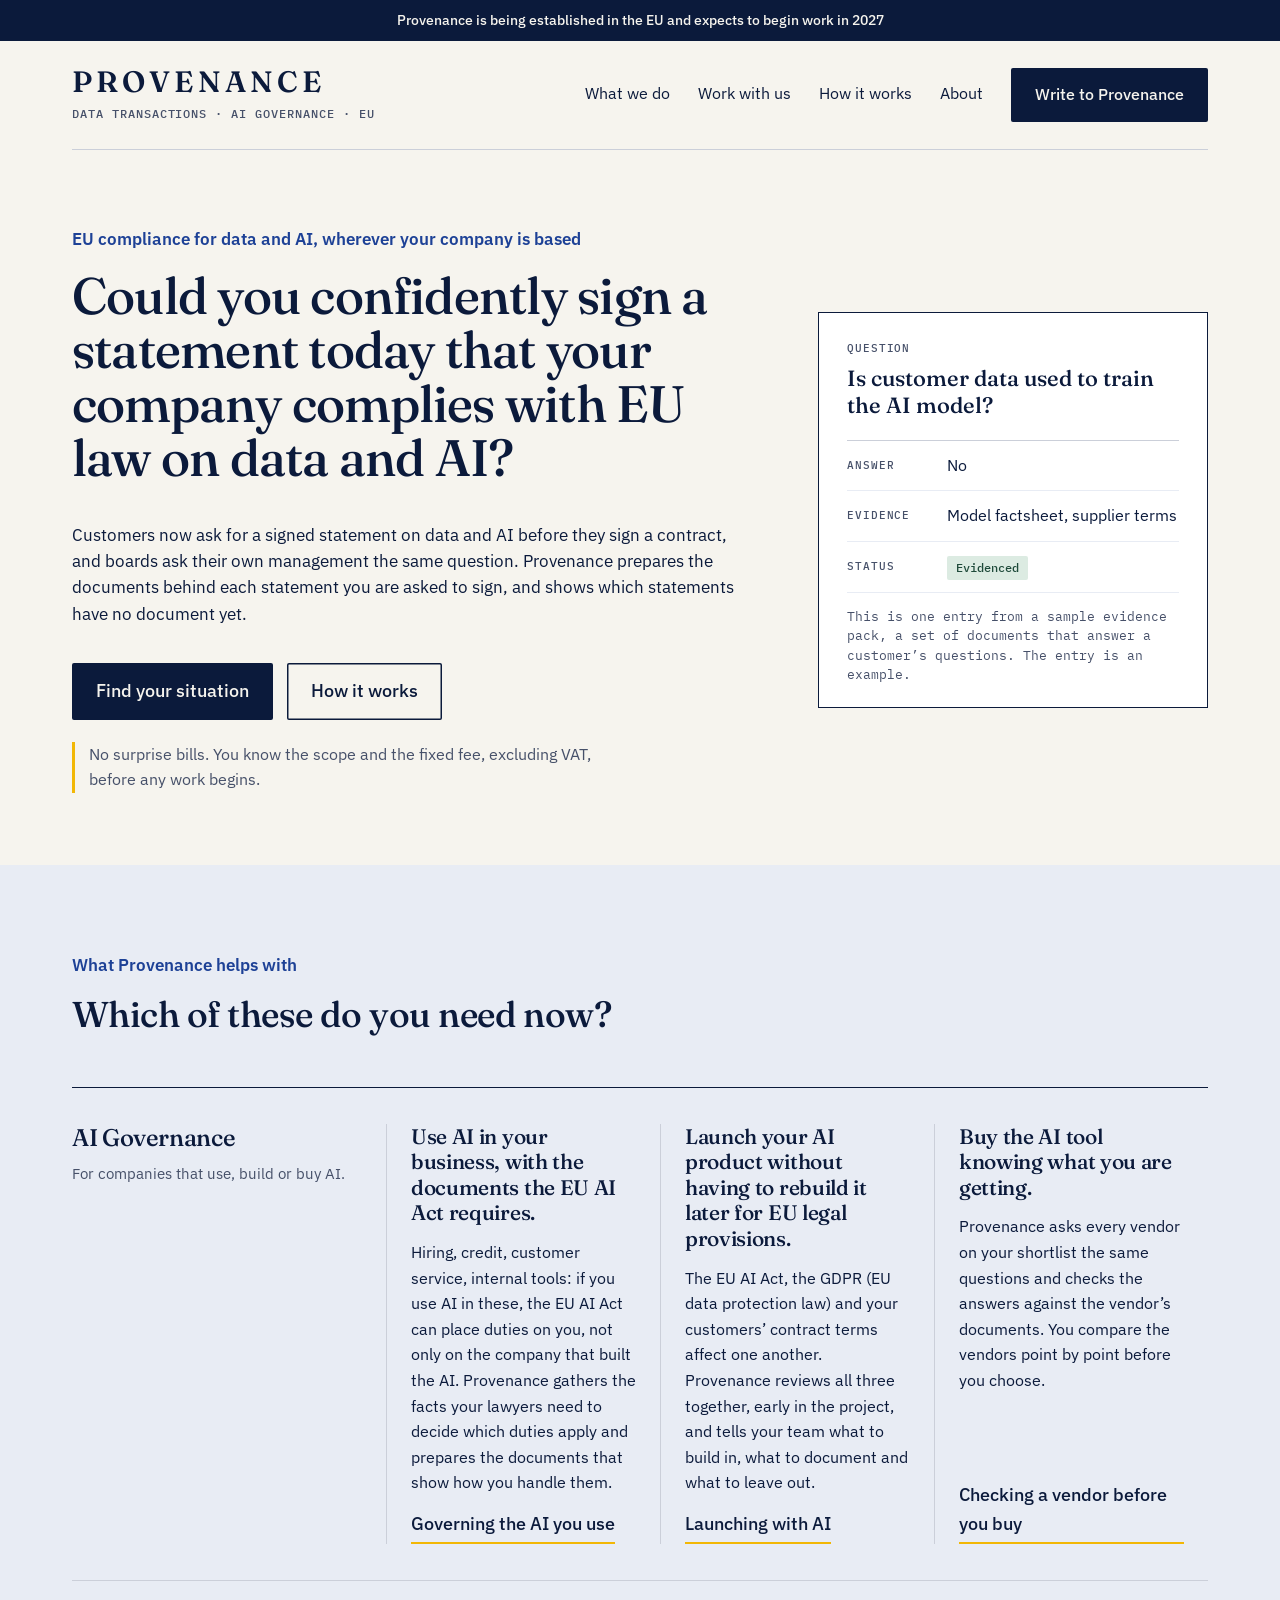
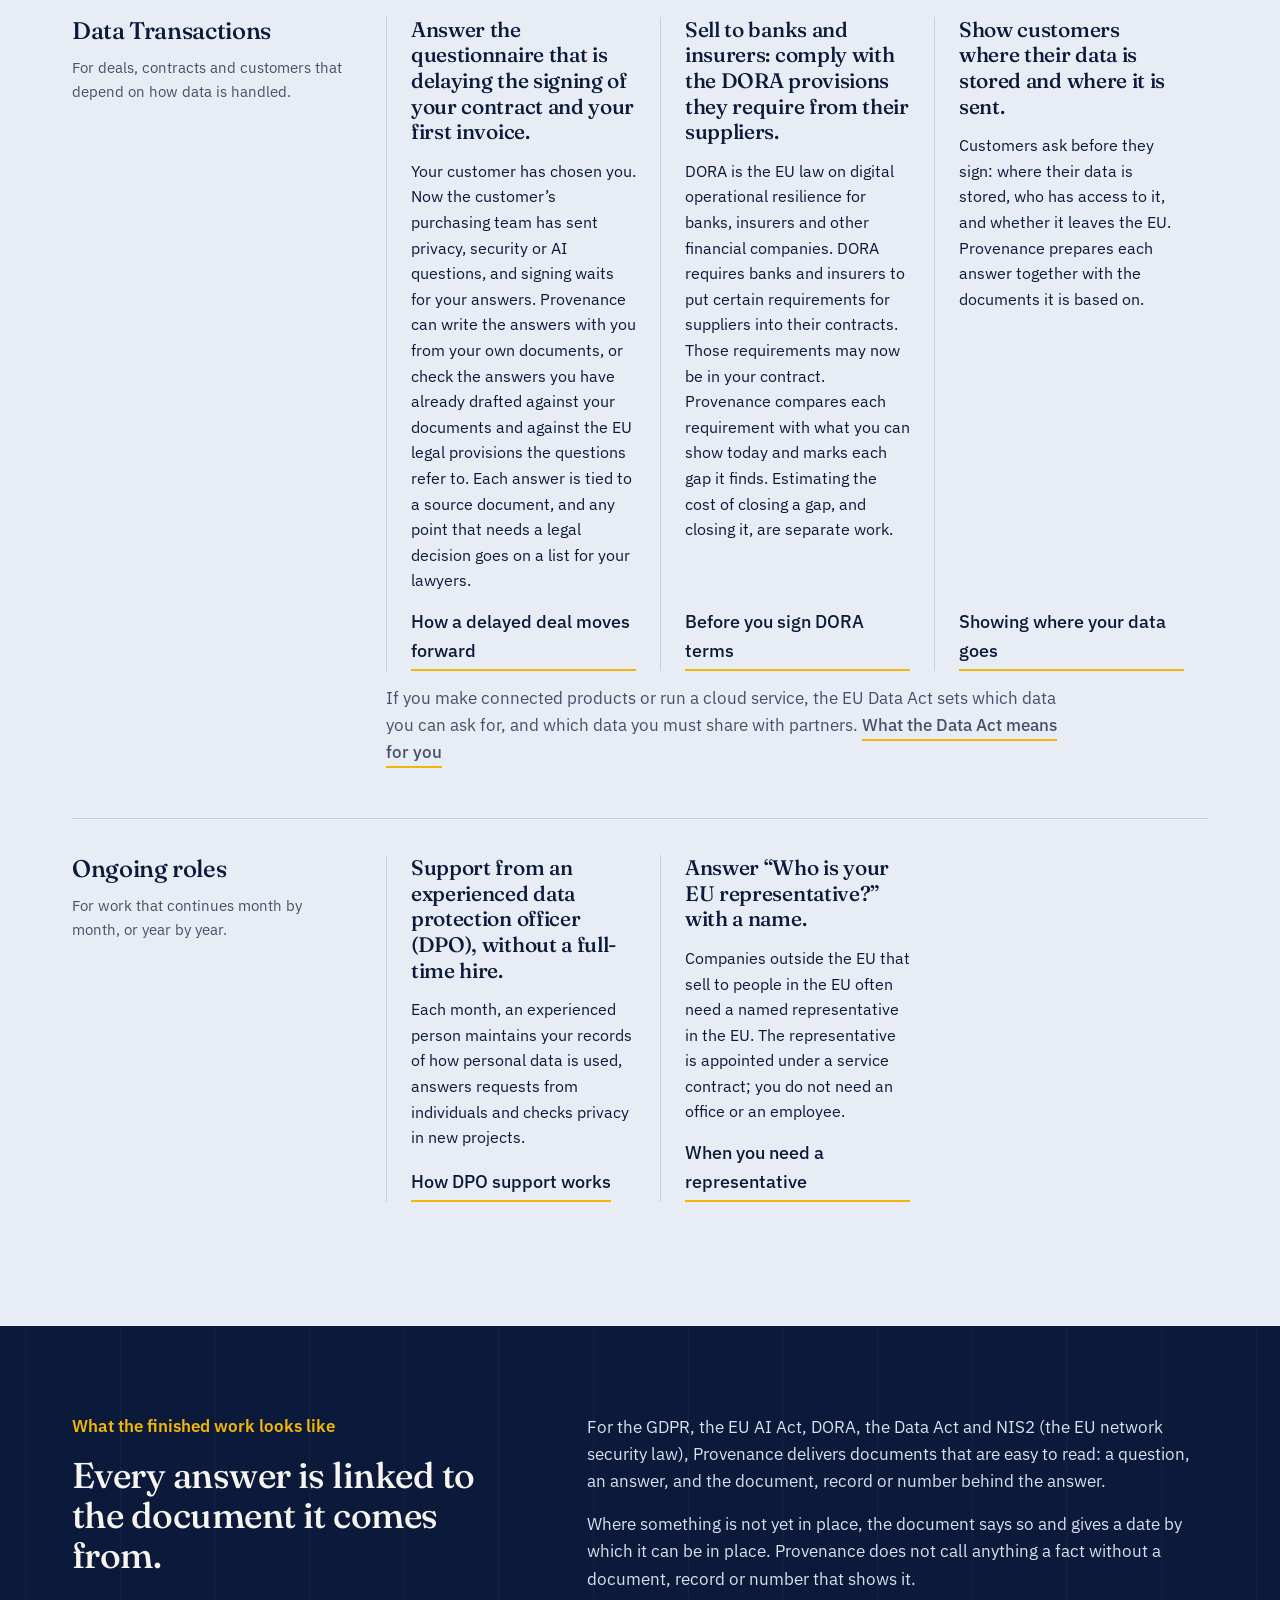
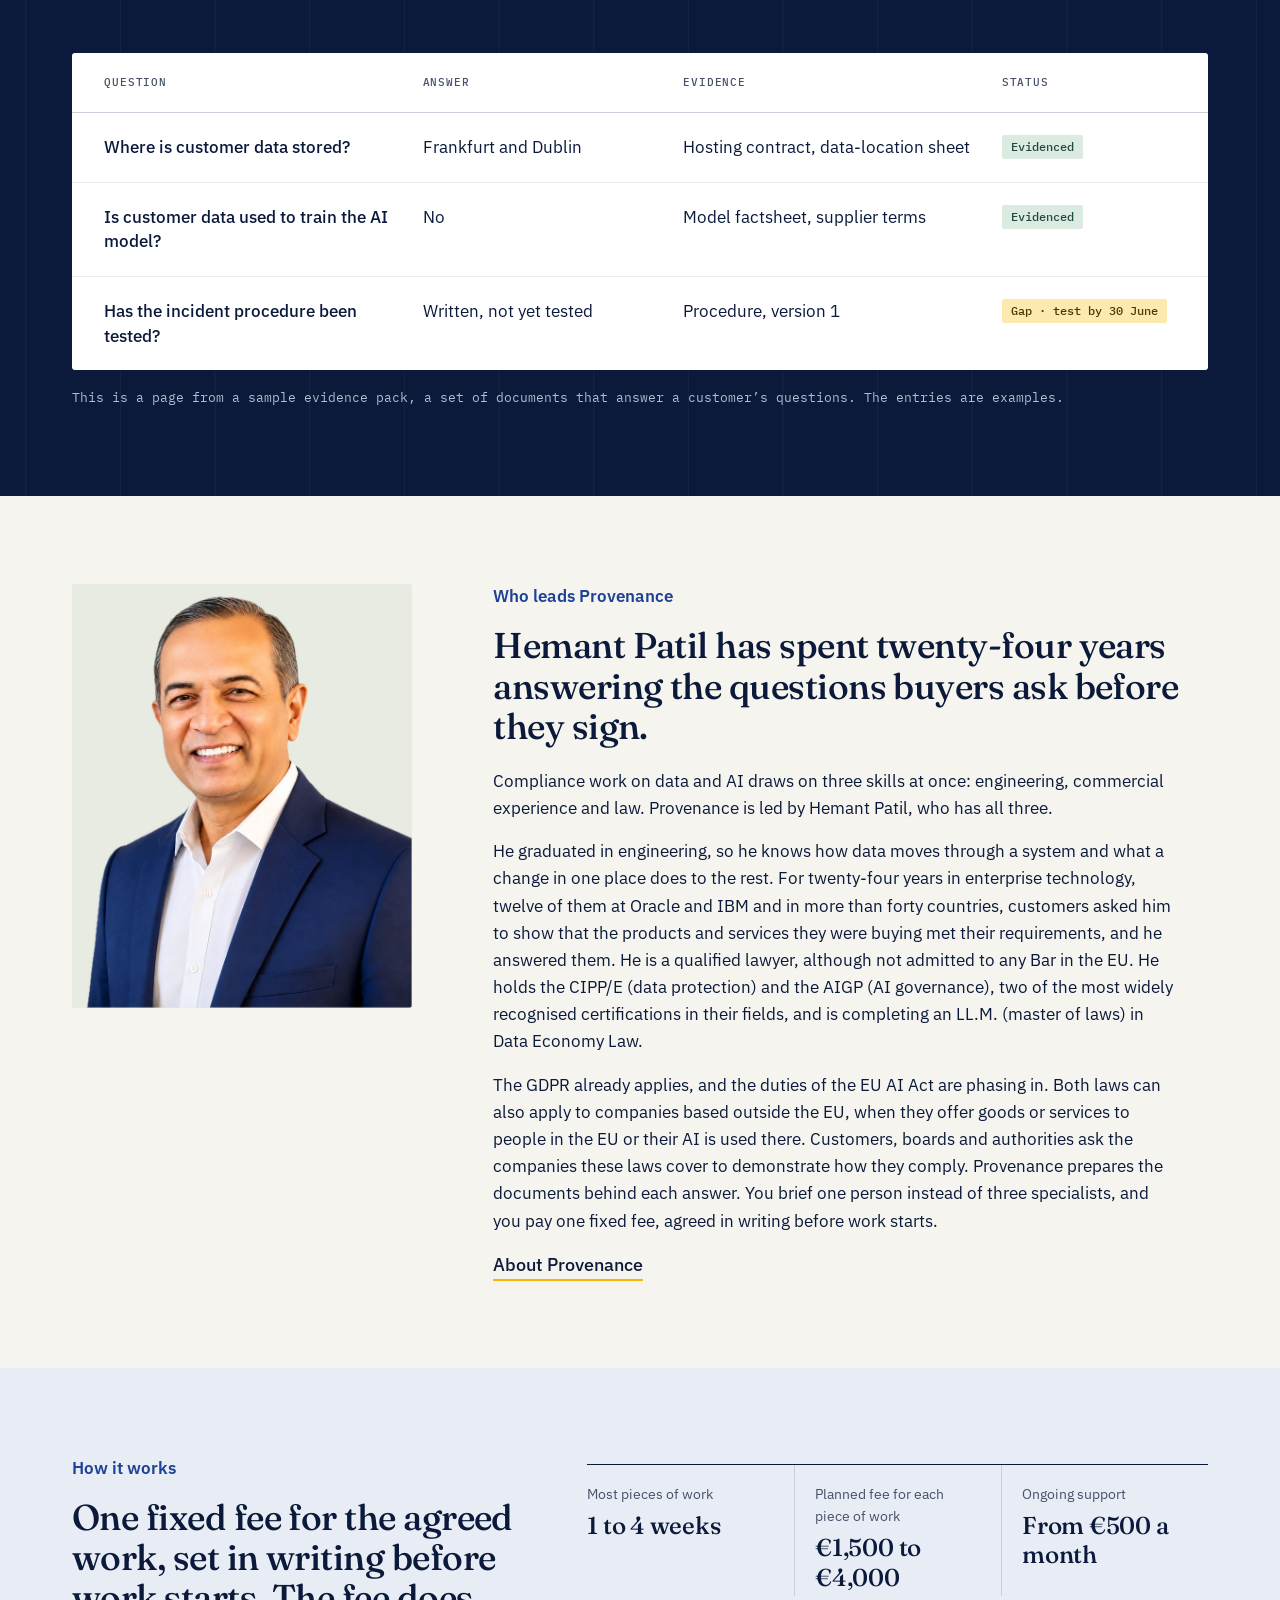
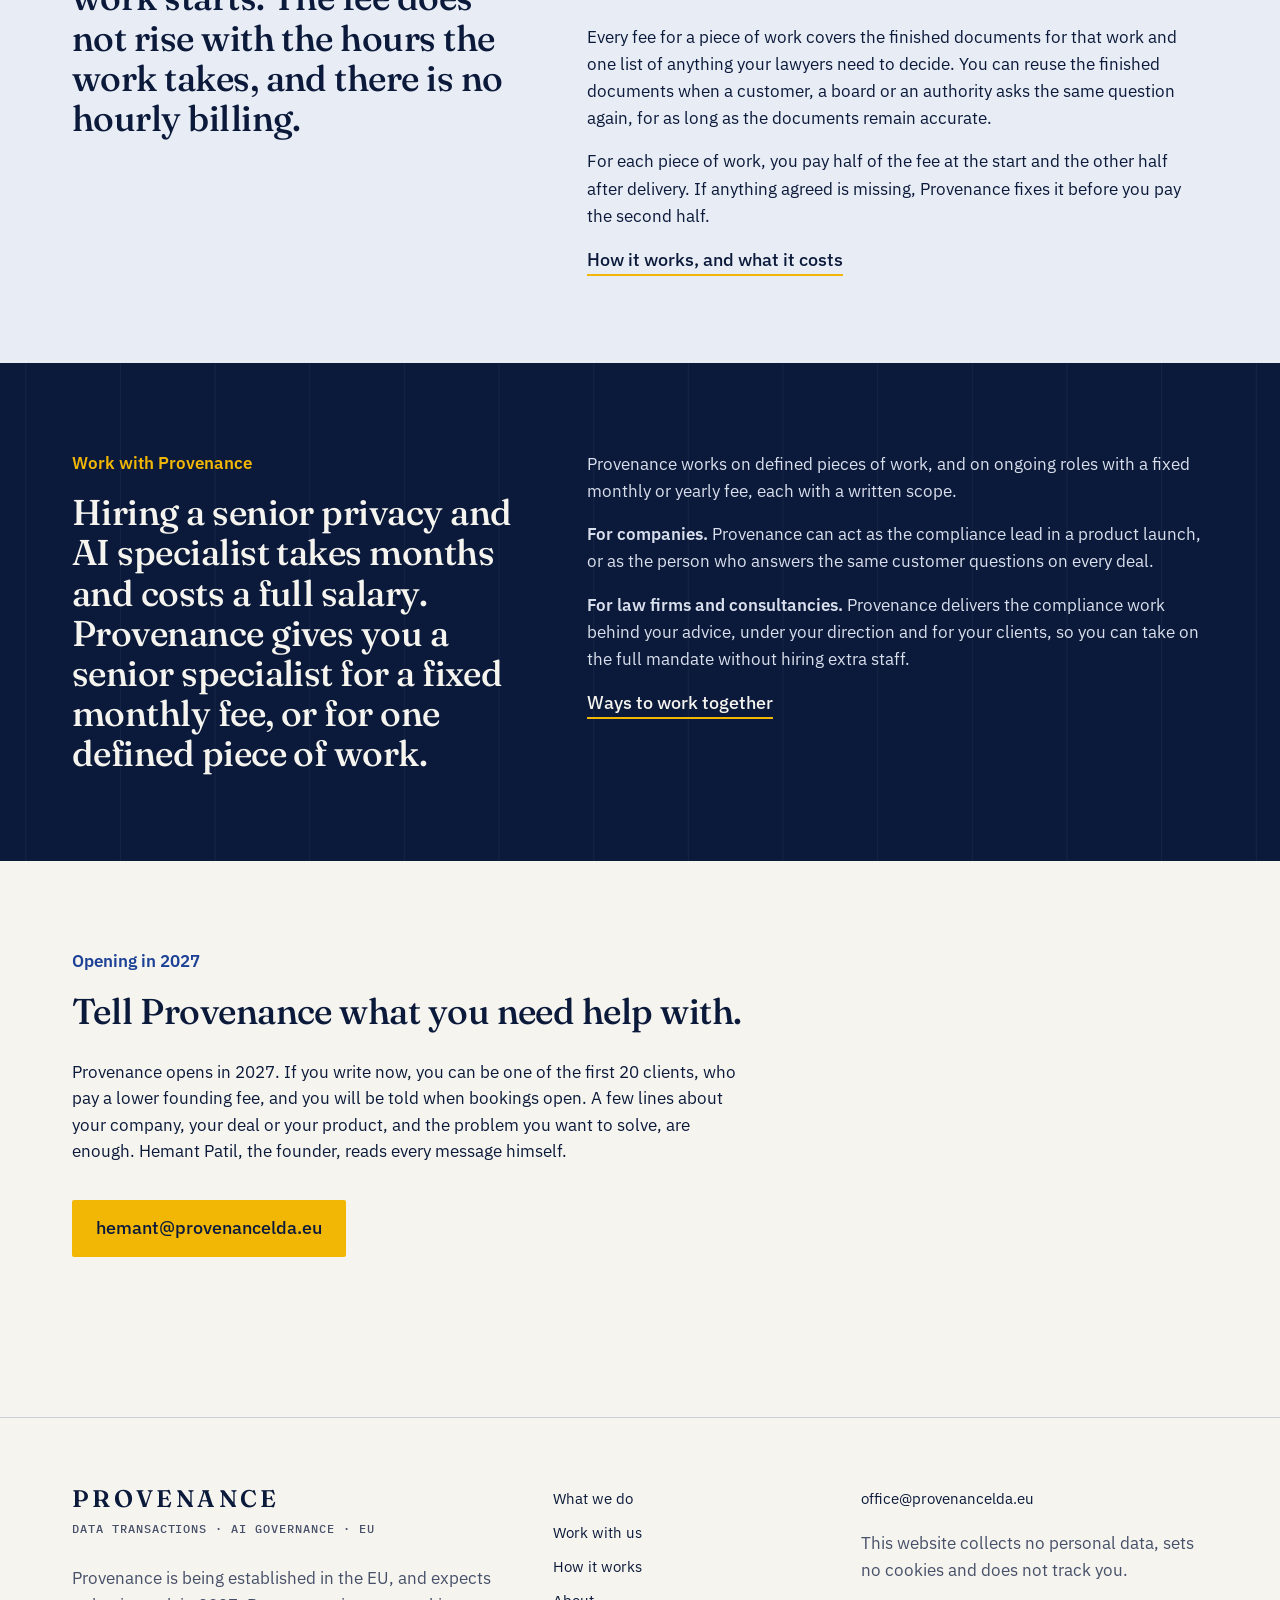
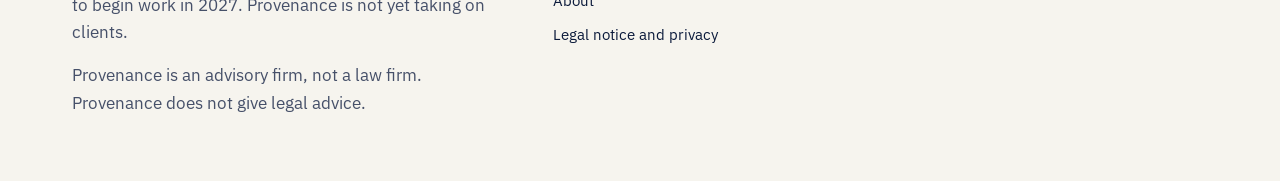
<file: index.html>
<!doctype html>
<html lang="en">
<head>
<meta charset="utf-8">
<meta name="viewport" content="width=device-width, initial-scale=1">
<title>Provenance | Data Transactions and AI Governance, EU</title>
<meta name="description" content="Provenance does AI governance and data compliance work under EU law for companies that use, build, sell or buy technology in Europe. Fixed-scope work with evidence behind every answer. Opening in 2027.">
<link rel="canonical" href="https://provenancelda.eu/">
<meta property="og:type" content="website">
<meta property="og:title" content="Provenance | Data Transactions and AI Governance, EU">
<meta property="og:description" content="Provenance does AI governance and data compliance work under EU law for companies that use, build, sell or buy technology in Europe. Fixed-scope work with evidence behind every answer. Opening in 2027.">
<meta property="og:url" content="https://provenancelda.eu/">
<link rel="icon" href="/favicon.svg" type="image/svg+xml">
<link rel="stylesheet" href="styles.css">
<script>document.documentElement.className+=" js"</script>
</head>
<body class="pv">
<a class="skip" href="#main">Skip to content</a>
<div class="band">Provenance is being established in the EU and expects to begin work in 2027</div>
<header><div class="wrap"><nav class="nav">
<a class="logo" href="index.html">PROVENANCE<small>Data Transactions · AI&nbsp;Governance&nbsp;·&nbsp;EU</small></a>
<button class="mtog" type="button" aria-expanded="false" aria-controls="menu">Menu</button>
<div class="menu" id="menu">
<a href="services.html">What we do</a>
<a href="partners.html">Work with us</a>
<a href="how-it-works.html">How it works</a>
<a href="about.html">About</a>
<a class="btn" href="mailto:office@provenancelda.eu?subject=A%20note%20for%20Provenance">Write to Provenance</a>
</div></nav></div></header>
<main id="main">
<section class="hero home">
<div class="wrap herogrid">
<div>
<p class="eyebrow">EU compliance for data and AI, wherever your company is based</p>
<h1>Could you confidently sign a statement today that your company complies with EU law on data and AI?</h1>
<p class="lead" style="margin:36px 0 36px">Customers now ask for a signed statement on data and AI before they sign a contract, and boards ask their own management the same question. Provenance prepares the documents behind each statement you are asked to sign, and shows which statements have no document yet.</p>
<div class="row">
<a class="btn" href="#situations">Find your situation</a>
<a class="btn alt" href="how-it-works.html">How it works</a>
</div>
<p class="assure">No surprise bills. You know the scope and the fixed fee, excluding VAT, before any work begins.</p>
</div>
<aside class="proof" aria-label="One entry from a sample evidence pack">
<p class="pk">Question</p>
<p class="pq">Is customer data used to train the AI model?</p>
<dl>
<div><dt>Answer</dt><dd>No</dd></div>
<div><dt>Evidence</dt><dd>Model factsheet, supplier terms</dd></div>
<div><dt>Status</dt><dd><span class="ok">Evidenced</span></dd></div>
</dl>
<p class="cap">This is one entry from a sample evidence pack, a set of documents that answer a customer’s questions. The entry is an example.</p>
</aside>
</div>
</section>

<section class="sec tint" id="situations">
<div class="wrap">
<p class="eyebrow">What Provenance helps with</p>
<h2>Which of these do you need now?</h2>
<div class="groups">
<div class="grow"><div class="gname"><h3>AI Governance</h3><p>For companies that use, build or buy AI.</p></div><div class="gcards"><div class="card"><h3>Use AI in your business, with the documents the EU AI Act requires.</h3><p>Hiring, credit, customer service, internal tools: if you use AI in these, the EU AI Act can place duties on you, not only on the company that built the AI. Provenance gathers the facts your lawyers need to decide which duties apply and prepares the documents that show how you handle them.</p><a class="go" href="services.html#ai-act">Governing the AI you use</a></div><div class="card"><h3>Launch your AI product without having to rebuild it later for EU legal provisions.</h3><p>The EU AI Act, the GDPR (EU data protection law) and your customers’ contract terms affect one another. Provenance reviews all three together, early in the project, and tells your team what to build in, what to document and what to leave out.</p><a class="go" href="services.html#ai-launch">Launching with AI</a></div><div class="card"><h3>Buy the AI tool knowing what you are getting.</h3><p>Provenance asks every vendor on your shortlist the same questions and checks the answers against the vendor’s documents. You compare the vendors point by point before you choose.</p><a class="go" href="services.html#buying-ai">Checking a vendor before you buy</a></div></div></div>
<div class="grow"><div class="gname"><h3>Data Transactions</h3><p>For deals, contracts and customers that depend on how data is handled.</p></div><div class="gcards"><div class="card"><h3>Answer the questionnaire that is delaying the signing of your contract and your first invoice.</h3><p>Your customer has chosen you. Now the customer’s purchasing team has sent privacy, security or AI questions, and signing waits for your answers. Provenance can write the answers with you from your own documents, or check the answers you have already drafted against your documents and against the EU legal provisions the questions refer to. Each answer is tied to a source document, and any point that needs a legal decision goes on a list for your lawyers.</p><a class="go" href="services.html#deal">How a delayed deal moves forward</a></div><div class="card"><h3>Sell to banks and insurers: comply with the DORA provisions they require from their suppliers.</h3><p>DORA is the EU law on digital operational resilience for banks, insurers and other financial companies. DORA requires banks and insurers to put certain requirements for suppliers into their contracts. Those requirements may now be in your contract. Provenance compares each requirement with what you can show today and marks each gap it finds. Estimating the cost of closing a gap, and closing it, are separate work.</p><a class="go" href="services.html#dora">Before you sign DORA terms</a></div><div class="card"><h3>Show customers where their data is stored and where it is sent.</h3><p>Customers ask before they sign: where their data is stored, who has access to it, and whether it leaves the EU. Provenance prepares each answer together with the documents it is based on.</p><a class="go" href="services.html#transfers">Showing where your data goes</a></div><p class="note" style="margin-top:14px;grid-column:1/-1">If you make connected products or run a cloud service, the EU Data Act sets which data you can ask for, and which data you must share with partners. <a class="go" href="services.html#data-act">What the Data Act means for you</a></p></div></div>
<div class="grow"><div class="gname"><h3>Ongoing roles</h3><p>For work that continues month by month, or year by year.</p></div><div class="gcards"><div class="card"><h3>Support from an experienced data protection officer (DPO), without a full-time hire.</h3><p>Each month, an experienced person maintains your records of how personal data is used, answers requests from individuals and checks privacy in new projects.</p><a class="go" href="services.html#gdpr">How DPO support works</a></div><div class="card"><h3>Answer “Who is your EU representative?” with a name.</h3><p>Companies outside the EU that sell to people in the EU often need a named representative in the EU. The representative is appointed under a service contract; you do not need an office or an employee.</p><a class="go" href="services.html#representative">When you need a representative</a></div></div></div>
</div>
</div>
</section>

<section class="sec dark">
<div class="wrap split">
<div>
<p class="eyebrow">What the finished work looks like</p>
<h2>Every answer is linked to the document it comes from.</h2>
</div>
<div>
<p>For the GDPR, the EU AI Act, DORA, the Data Act and NIS2 (the EU network security law), Provenance delivers documents that are easy to read: a question, an answer, and the document, record or number behind the answer.</p>
<p>Where something is not yet in place, the document says so and gives a date by which it can be in place. Provenance does not call anything a fact without a document, record or number that shows it.</p>
</div>
</div>
<div class="wrap" style="margin-top:44px">
<div class="idx">
<div class="hd"><span>Question</span><span>Answer</span><span>Evidence</span><span>Status</span></div>
<div class="r"><b>Where is customer data stored?</b><span>Frankfurt and Dublin</span><span>Hosting contract, data-location sheet</span><span class="ok">Evidenced</span></div>
<div class="r"><b>Is customer data used to train the AI model?</b><span>No</span><span>Model factsheet, supplier terms</span><span class="ok">Evidenced</span></div>
<div class="r"><b>Has the incident procedure been tested?</b><span>Written, not yet tested</span><span>Procedure, version 1</span><span class="gap">Gap · test by 30 June</span></div>
</div>
<p class="cap">This is a page from a sample evidence pack, a set of documents that answer a customer’s questions. The entries are examples.</p>
</div>
</section>

<section class="sec">
<div class="wrap founder">
<img src="img/hemant-patil.jpg" alt="Hemant Patil, founder of Provenance" width="720" height="899">
<div>
<p class="eyebrow">Who leads Provenance</p>
<h2>Hemant Patil has spent twenty-four years answering the questions buyers ask before they sign.</h2>
<p>Compliance work on data and AI draws on three skills at once: engineering, commercial experience and law. Provenance is led by Hemant Patil, who has all three.</p>
<p>He graduated in engineering, so he knows how data moves through a system and what a change in one place does to the rest. For twenty-four years in enterprise technology, twelve of them at Oracle and IBM and in more than forty countries, customers asked him to show that the products and services they were buying met their requirements, and he answered them. He is a qualified lawyer, although not admitted to any Bar in the EU. He holds the CIPP/E (data protection) and the AIGP (AI governance), two of the most widely recognised certifications in their fields, and is completing an LL.M. (master of laws) in Data Economy Law.</p>
<p>The GDPR already applies, and the duties of the EU AI Act are phasing in. Both laws can also apply to companies based outside the EU, when they offer goods or services to people in the EU or their AI is used there. Customers, boards and authorities ask the companies these laws cover to demonstrate how they comply. Provenance prepares the documents behind each answer. You brief one person instead of three specialists, and you pay one fixed fee, agreed in writing before work starts.</p>
<a class="go" href="about.html">About Provenance</a>
</div>
</div>
</section>

<section class="sec tint">
<div class="wrap split">
<div>
<p class="eyebrow">How it works</p>
<h2>One fixed fee for the agreed work, set in writing before work starts. The fee does not rise with the hours the work takes, and there is no hourly billing.</h2>
</div>
<div>
<dl class="figs"><div><dt>Most pieces of work</dt><dd>1 to 4 weeks</dd></div><div><dt>Planned fee for each piece of work</dt><dd>€1,500 to €4,000</dd></div><div><dt>Ongoing support</dt><dd>From €500 a month</dd></div></dl>
<p>Every fee for a piece of work covers the finished documents for that work and one list of anything your lawyers need to decide. You can reuse the finished documents when a customer, a board or an authority asks the same question again, for as long as the documents remain accurate.</p>
<p>For each piece of work, you pay half of the fee at the start and the other half after delivery. If anything agreed is missing, Provenance fixes it before you pay the second half.</p>
<a class="go" href="how-it-works.html">How it works, and what it costs</a>
</div>
</div>
</section>

<section class="sec dark">
<div class="wrap split">
<div>
<p class="eyebrow">Work with Provenance</p>
<h2>Hiring a senior privacy and AI specialist takes months and costs a full salary. Provenance gives you a senior specialist for a fixed monthly fee, or for one defined piece of work.</h2>
</div>
<div>
<p>Provenance works on defined pieces of work, and on ongoing roles with a fixed monthly or yearly fee, each with a written scope.</p>
<p><b>For companies.</b> Provenance can act as the compliance lead in a product launch, or as the person who answers the same customer questions on every deal.</p>
<p><b>For law firms and consultancies.</b> Provenance delivers the compliance work behind your advice, under your direction and for your clients, so you can take on the full mandate without hiring extra staff.</p>
<a class="go" href="partners.html">Ways to work together</a>
</div>
</div>
</section>

<section class="sec">
<div class="wrap">
<p class="eyebrow">Opening in 2027</p>
<h2>Tell Provenance what you need help with.</h2>
<p class="lead" style="margin:28px 0 36px">Provenance opens in 2027. If you write now, you can be one of the first 20 clients, who pay a lower founding fee, and you will be told when bookings open. A few lines about your company, your deal or your product, and the problem you want to solve, are enough. Hemant Patil, the founder, reads every message himself.</p>
<div class="row"><a class="btn sun" href="mailto:hemant@provenancelda.eu?subject=A%20note%20for%20Provenance">hemant@provenancelda.eu</a></div>
</div>
</section>
</main>
<footer class="foot"><div class="wrap"><div class="cols">
<div>
<a class="logo" href="index.html">PROVENANCE<small>Data Transactions · AI&nbsp;Governance&nbsp;·&nbsp;EU</small></a>
<p style="margin-top:22px">Provenance is being established in the EU, and expects to begin work in 2027. Provenance is not yet taking on clients.</p>
<p>Provenance is an advisory firm, not a law firm. Provenance does not give legal advice.</p>
</div>
<div>
<a href="services.html">What we do</a>
<a href="partners.html">Work with us</a>
<a href="how-it-works.html">How it works</a>
<a href="about.html">About</a>
<a href="notice.html">Legal notice and privacy</a>
</div>
<div>
<a href="mailto:office@provenancelda.eu?subject=A%20note%20for%20Provenance">office@provenancelda.eu</a>
<p style="margin-top:14px">This website collects no personal data, sets no cookies and does not track you.</p>
</div>
</div></div></footer>
<script>(function(){var b=document.querySelector('.mtog'),n=document.querySelector('.nav');if(!b||!n)return;b.addEventListener('click',function(){var o=n.classList.toggle('open');b.setAttribute('aria-expanded',o?'true':'false');b.textContent=o?'Close':'Menu';});document.addEventListener('keydown',function(e){if(e.key==='Escape'&&n.classList.contains('open')){n.classList.remove('open');b.setAttribute('aria-expanded','false');b.textContent='Menu';b.focus();}});})();</script>
</body>
</html>
</file>
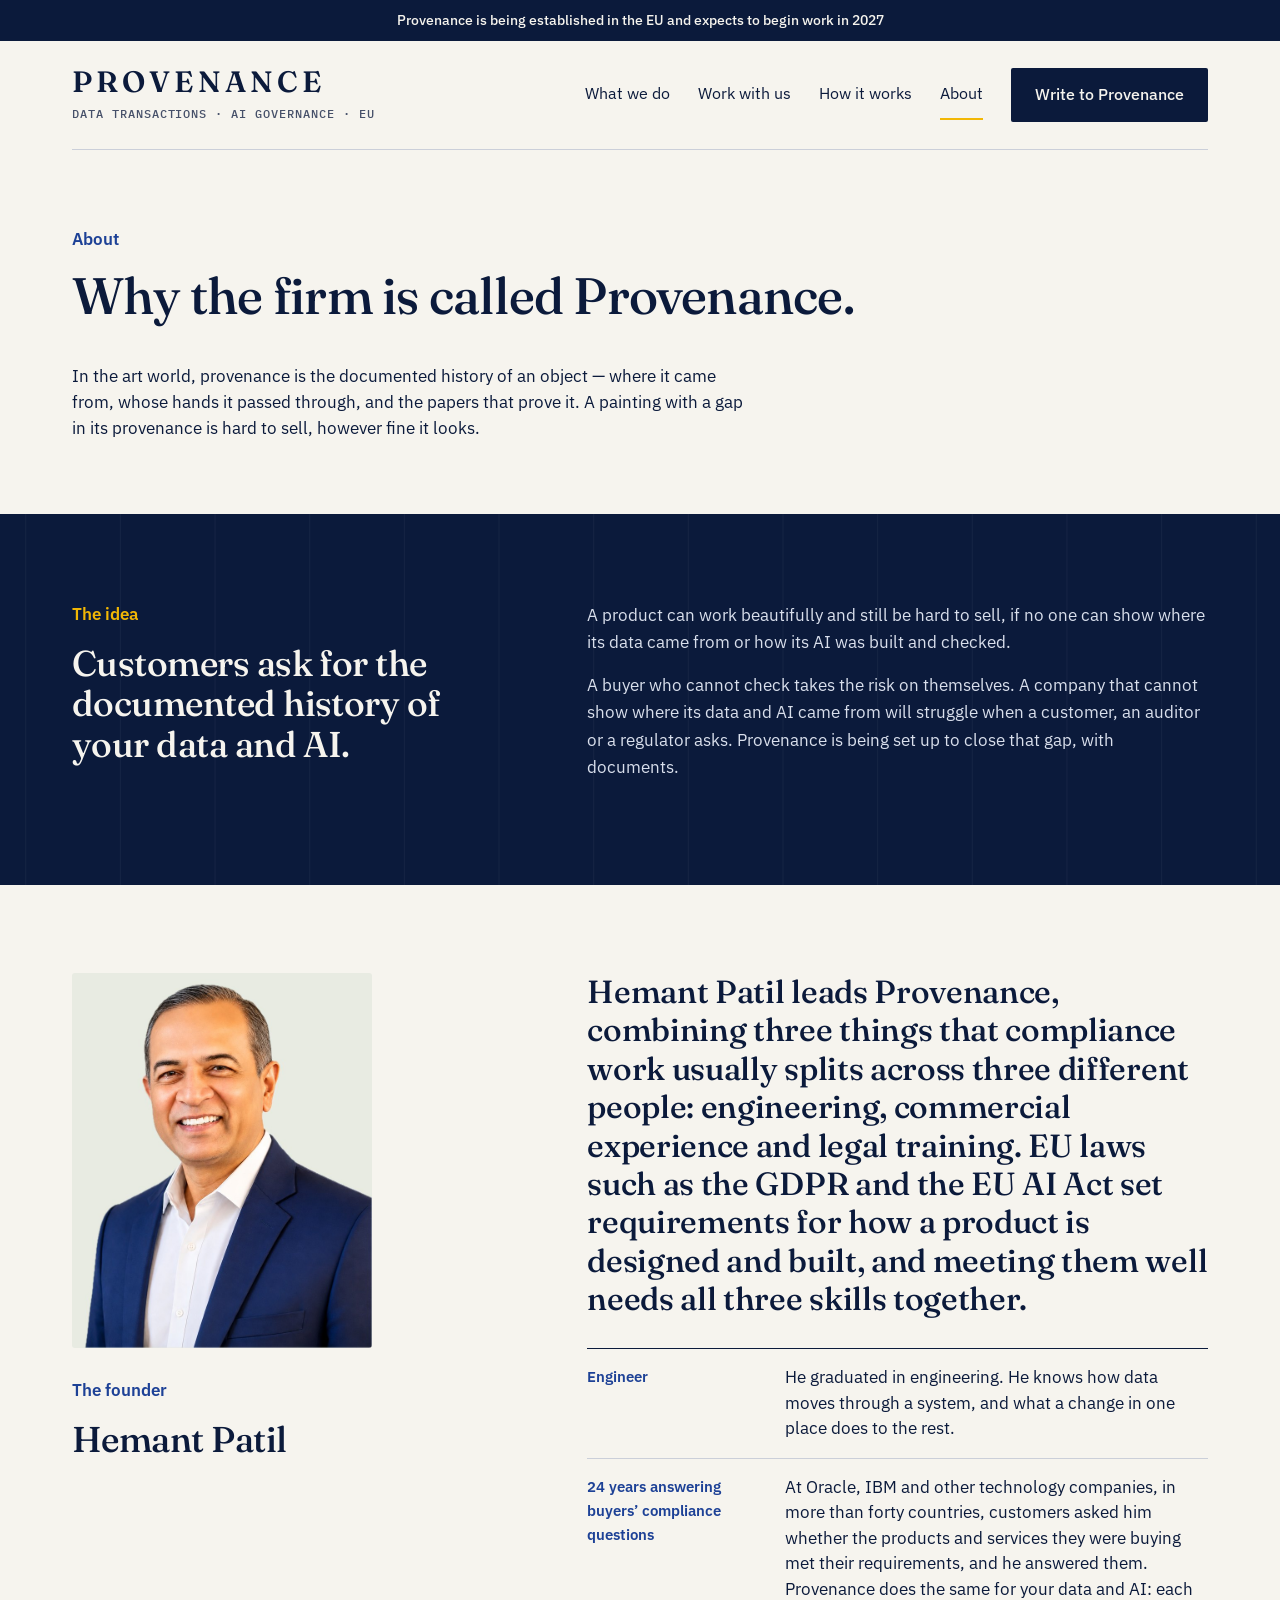
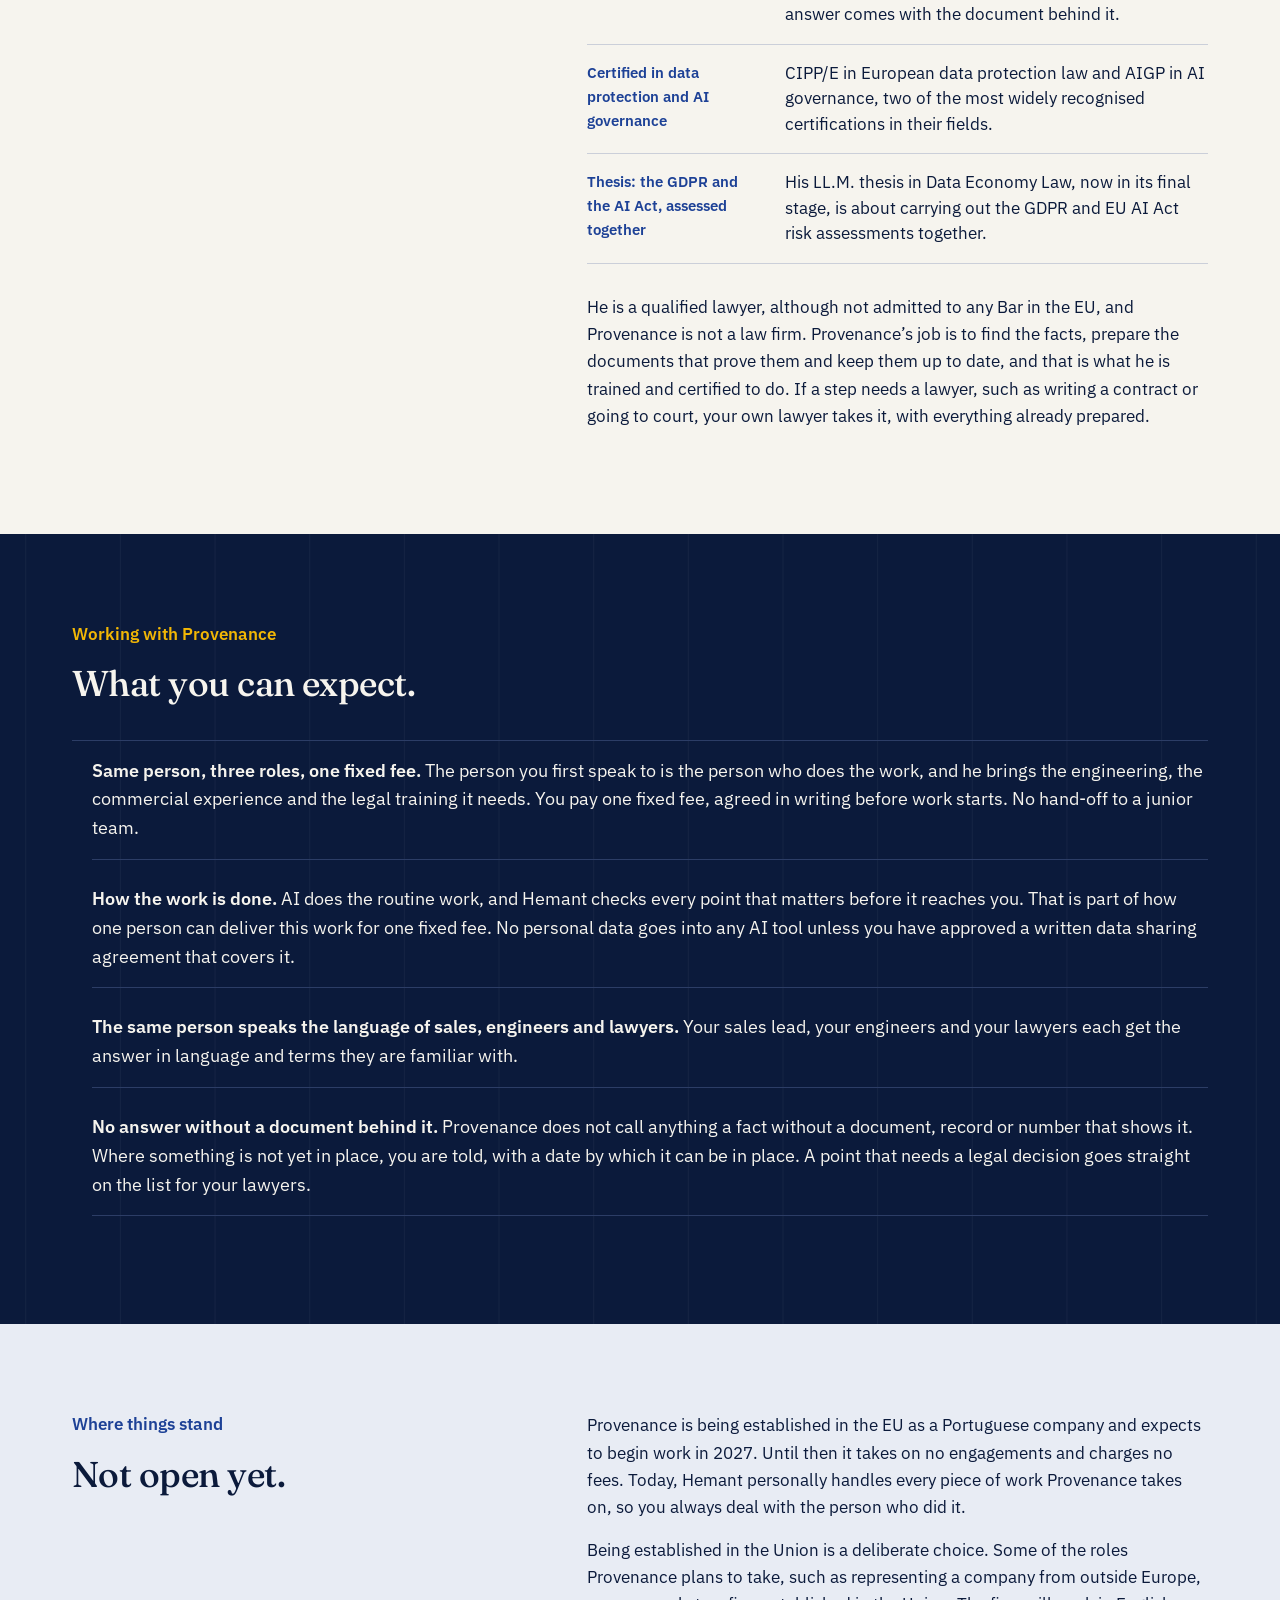
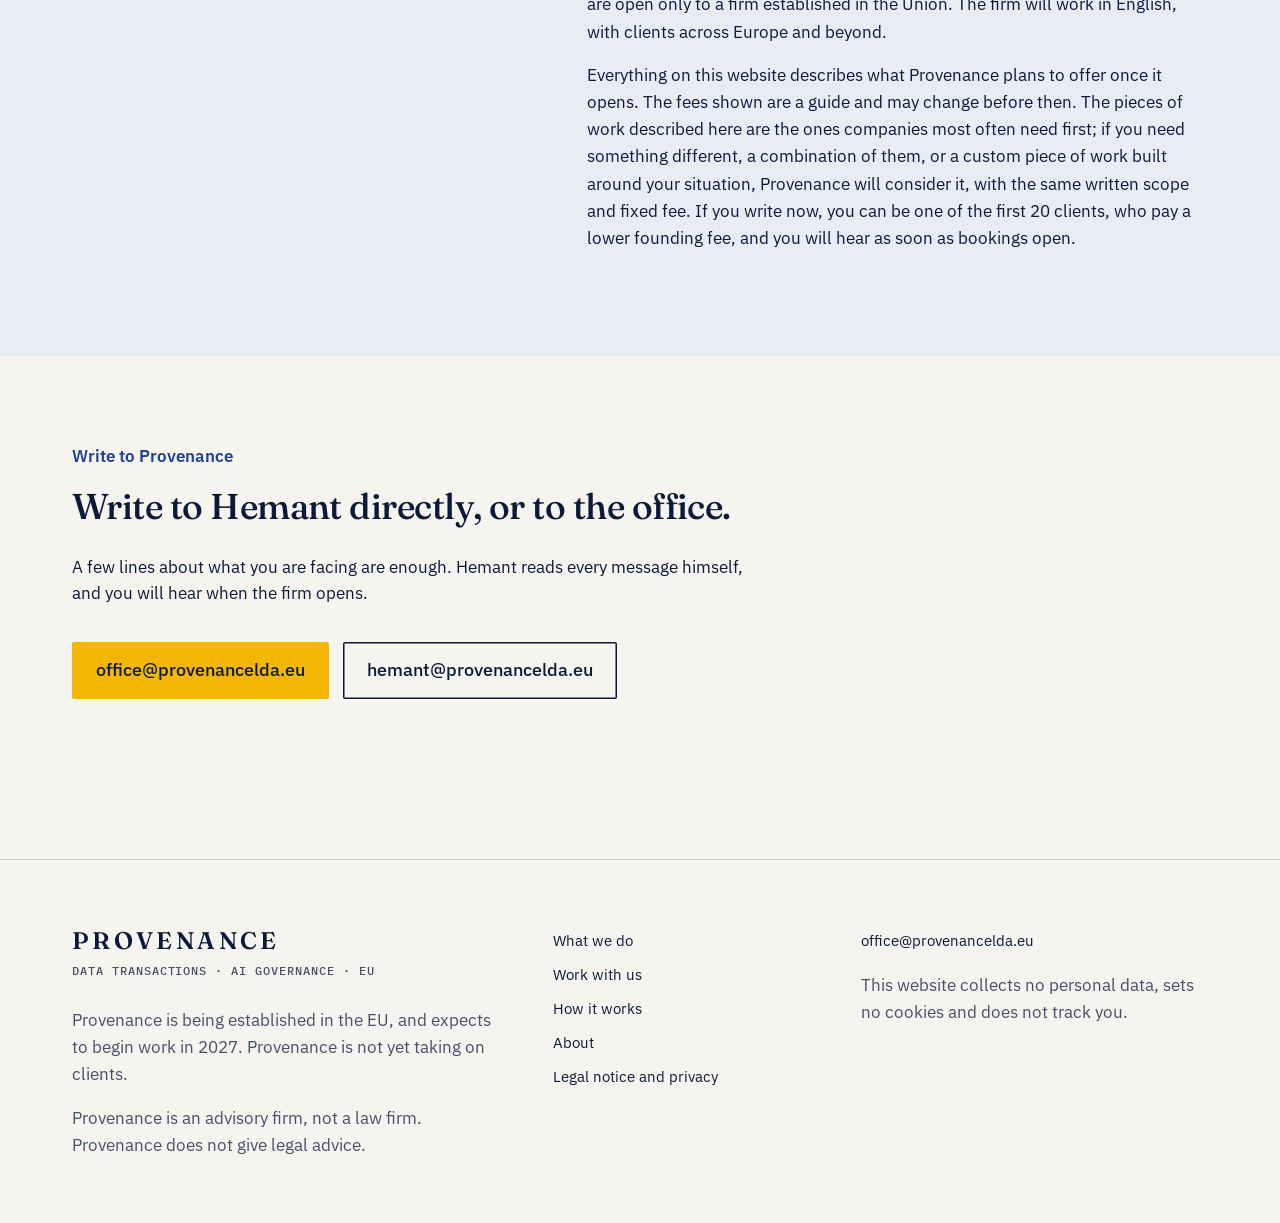
<file: about.html>
<!doctype html>
<html lang="en">
<head>
<meta charset="utf-8">
<meta name="viewport" content="width=device-width, initial-scale=1">
<title>About | Provenance</title>
<meta name="description" content="Provenance is led by Hemant Patil — CIPP/E, AIGP, an LL.M. in Data Economy Law, and 24 years in enterprise technology, including 12 at Oracle and IBM. Being established in the EU.">
<link rel="canonical" href="https://provenancelda.eu/about.html">
<meta property="og:type" content="website">
<meta property="og:title" content="About | Provenance">
<meta property="og:description" content="Provenance is led by Hemant Patil — CIPP/E, AIGP, an LL.M. in Data Economy Law, and 24 years in enterprise technology, including 12 at Oracle and IBM. Being established in the EU.">
<meta property="og:url" content="https://provenancelda.eu/about.html">
<link rel="icon" href="/favicon.svg" type="image/svg+xml">
<link rel="stylesheet" href="styles.css">
<script>document.documentElement.className+=" js"</script>
</head>
<body class="pv">
<a class="skip" href="#main">Skip to content</a>
<div class="band">Provenance is being established in the EU and expects to begin work in 2027</div>
<header><div class="wrap"><nav class="nav">
<a class="logo" href="index.html">PROVENANCE<small>Data Transactions · AI&nbsp;Governance&nbsp;·&nbsp;EU</small></a>
<button class="mtog" type="button" aria-expanded="false" aria-controls="menu">Menu</button>
<div class="menu" id="menu">
<a href="services.html">What we do</a>
<a href="partners.html">Work with us</a>
<a href="how-it-works.html">How it works</a>
<a class="on" href="about.html">About</a>
<a class="btn" href="mailto:office@provenancelda.eu?subject=A%20note%20for%20Provenance">Write to Provenance</a>
</div></nav></div></header>
<main id="main">
<section class="hero">
<div class="wrap">
<p class="eyebrow">About</p>
<h1>Why the firm is called Provenance.</h1>
<p class="lead" style="margin:40px 0 0">In the art world, provenance is the documented history of an object — where it came from, whose hands it passed through, and the papers that prove it. A painting with a gap in its provenance is hard to sell, however fine it looks.</p>
</div>
</section>

<section class="sec dark">
<div class="wrap split">
<div>
<p class="eyebrow">The idea</p>
<h2>Customers ask for the documented history of your data and AI.</h2>
</div>
<div>
<p>A product can work beautifully and still be hard to sell, if no one can show where its data came from or how its AI was built and checked.</p>
<p>A buyer who cannot check takes the risk on themselves. A company that cannot show where its data and AI came from will struggle when a customer, an auditor or a regulator asks. Provenance is being set up to close that gap, with documents.</p>
</div>
</div>
</section>

<section class="sec">
<div class="wrap split">
<div>
<img src="img/hemant-patil.jpg" alt="Hemant Patil, founder of Provenance" width="720" height="899" style="display:block;width:100%;max-width:300px;height:auto;border-radius:3px;margin:0 0 30px">
<p class="eyebrow">The founder</p>
<h2>Hemant Patil</h2>
</div>
<div>
<p class="big">Hemant Patil leads Provenance, combining three things that compliance work usually splits across three different people: engineering, commercial experience and legal training. EU laws such as the GDPR and the EU AI Act set requirements for how a product is designed and built, and meeting them well needs all three skills together.</p>
<dl class="cred">
<div><dt>Engineer</dt><dd>He graduated in engineering. He knows how data moves through a system, and what a change in one place does to the rest.</dd></div>
<div><dt>24 years answering buyers’ compliance questions</dt><dd>At Oracle, IBM and other technology companies, in more than forty countries, customers asked him whether the products and services they were buying met their requirements, and he answered them. Provenance does the same for your data and AI: each answer comes with the document behind it.</dd></div>
<div><dt>Certified in data protection and AI governance</dt><dd>CIPP/E in European data protection law and AIGP in AI governance, two of the most widely recognised certifications in their fields.</dd></div>
<div><dt>Thesis: the GDPR and the AI Act, assessed together</dt><dd>His LL.M. thesis in Data Economy Law, now in its final stage, is about carrying out the GDPR and EU AI Act risk assessments together.</dd></div>
</dl>
<p>He is a qualified lawyer, although not admitted to any Bar in the EU, and Provenance is not a law firm. Provenance’s job is to find the facts, prepare the documents that prove them and keep them up to date, and that is what he is trained and certified to do. If a step needs a lawyer, such as writing a contract or going to court, your own lawyer takes it, with everything already prepared.</p>
</div>
</div>
</section>

<section class="sec dark">
<div class="wrap">
<p class="eyebrow">Working with Provenance</p>
<h2>What you can expect.</h2>
<ul class="lines" style="margin-top:36px">
<li><b>Same person, three roles, one fixed fee.</b> The person you first speak to is the person who does the work, and he brings the engineering, the commercial experience and the legal training it needs. You pay one fixed fee, agreed in writing before work starts. No hand-off to a junior team.</li>
<li><b>How the work is done.</b> AI does the routine work, and Hemant checks every point that matters before it reaches you. That is part of how one person can deliver this work for one fixed fee. No personal data goes into any AI tool unless you have approved a written data sharing agreement that covers it.</li>
<li><b>The same person speaks the language of sales, engineers and lawyers.</b> Your sales lead, your engineers and your lawyers each get the answer in language and terms they are familiar with.</li>
<li><b>No answer without a document behind it.</b> Provenance does not call anything a fact without a document, record or number that shows it. Where something is not yet in place, you are told, with a date by which it can be in place. A point that needs a legal decision goes straight on the list for your lawyers.</li>
</ul>
</div>
</section>

<section class="sec tint">
<div class="wrap split">
<div>
<p class="eyebrow">Where things stand</p>
<h2>Not open yet.</h2>
</div>
<div>
<p>Provenance is being established in the EU as a Portuguese company and expects to begin work in 2027. Until then it takes on no engagements and charges no fees. Today, Hemant personally handles every piece of work Provenance takes on, so you always deal with the person who did it.</p>
<p>Being established in the Union is a deliberate choice. Some of the roles Provenance plans to take, such as representing a company from outside Europe, are open only to a firm established in the Union. The firm will work in English, with clients across Europe and beyond.</p>
<p>Everything on this website describes what Provenance plans to offer once it opens. The fees shown are a guide and may change before then. The pieces of work described here are the ones companies most often need first; if you need something different, a combination of them, or a custom piece of work built around your situation, Provenance will consider it, with the same written scope and fixed fee. If you write now, you can be one of the first 20 clients, who pay a lower founding fee, and you will hear as soon as bookings open.</p>
</div>
</div>
</section>

<section class="sec">
<div class="wrap">
<p class="eyebrow">Write to Provenance</p>
<h2>Write to Hemant directly, or to the office.</h2>
<p class="lead" style="margin:28px 0 36px">A few lines about what you are facing are enough. Hemant reads every message himself, and you will hear when the firm opens.</p>
<div class="row">
<a class="btn sun" href="mailto:office@provenancelda.eu?subject=A%20note%20for%20Provenance">office@provenancelda.eu</a>
<a class="btn alt" href="mailto:hemant@provenancelda.eu?subject=A%20note%20for%20Provenance">hemant@provenancelda.eu</a>
</div>
</div>
</section>
</main>
<footer class="foot"><div class="wrap"><div class="cols">
<div>
<a class="logo" href="index.html">PROVENANCE<small>Data Transactions · AI&nbsp;Governance&nbsp;·&nbsp;EU</small></a>
<p style="margin-top:22px">Provenance is being established in the EU, and expects to begin work in 2027. Provenance is not yet taking on clients.</p>
<p>Provenance is an advisory firm, not a law firm. Provenance does not give legal advice.</p>
</div>
<div>
<a href="services.html">What we do</a>
<a href="partners.html">Work with us</a>
<a href="how-it-works.html">How it works</a>
<a href="about.html">About</a>
<a href="notice.html">Legal notice and privacy</a>
</div>
<div>
<a href="mailto:office@provenancelda.eu?subject=A%20note%20for%20Provenance">office@provenancelda.eu</a>
<p style="margin-top:14px">This website collects no personal data, sets no cookies and does not track you.</p>
</div>
</div></div></footer>
<script>(function(){var b=document.querySelector('.mtog'),n=document.querySelector('.nav');if(!b||!n)return;b.addEventListener('click',function(){var o=n.classList.toggle('open');b.setAttribute('aria-expanded',o?'true':'false');b.textContent=o?'Close':'Menu';});document.addEventListener('keydown',function(e){if(e.key==='Escape'&&n.classList.contains('open')){n.classList.remove('open');b.setAttribute('aria-expanded','false');b.textContent='Menu';b.focus();}});})();</script>
</body>
</html>
</file>
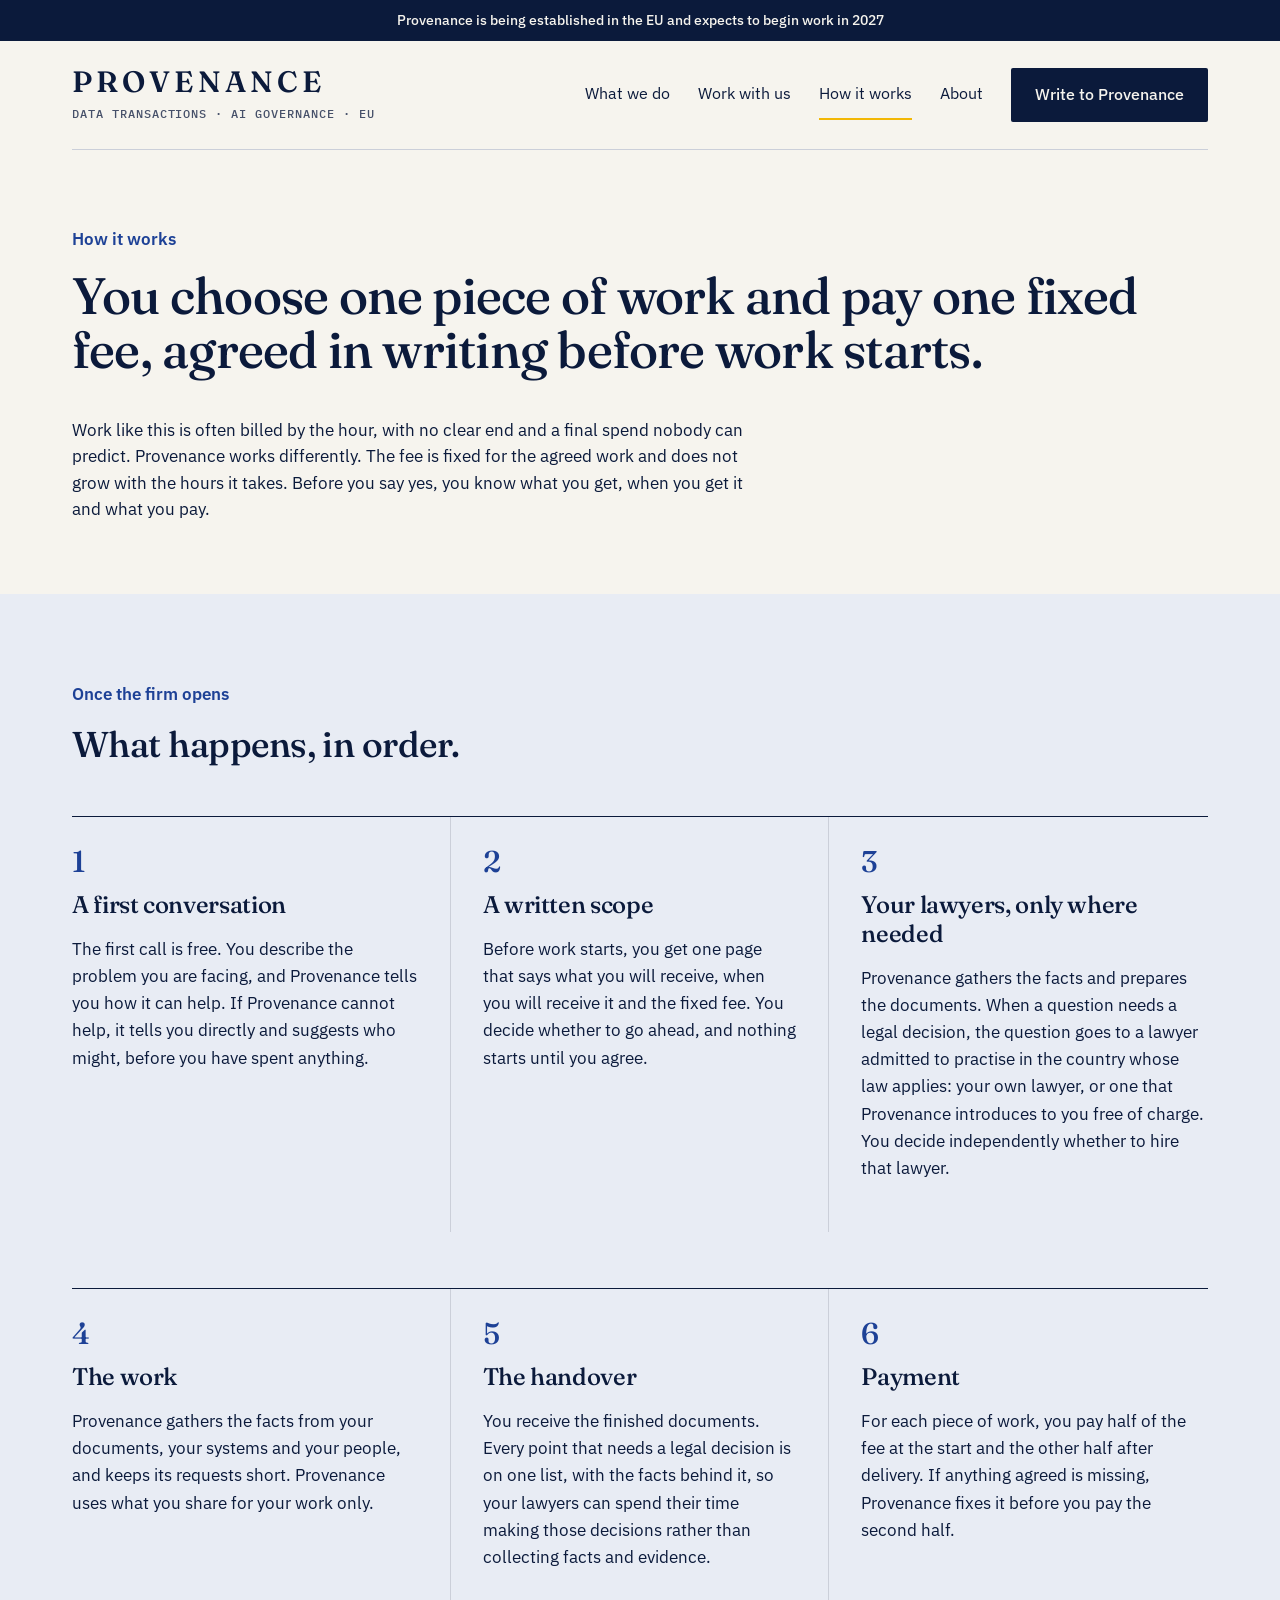
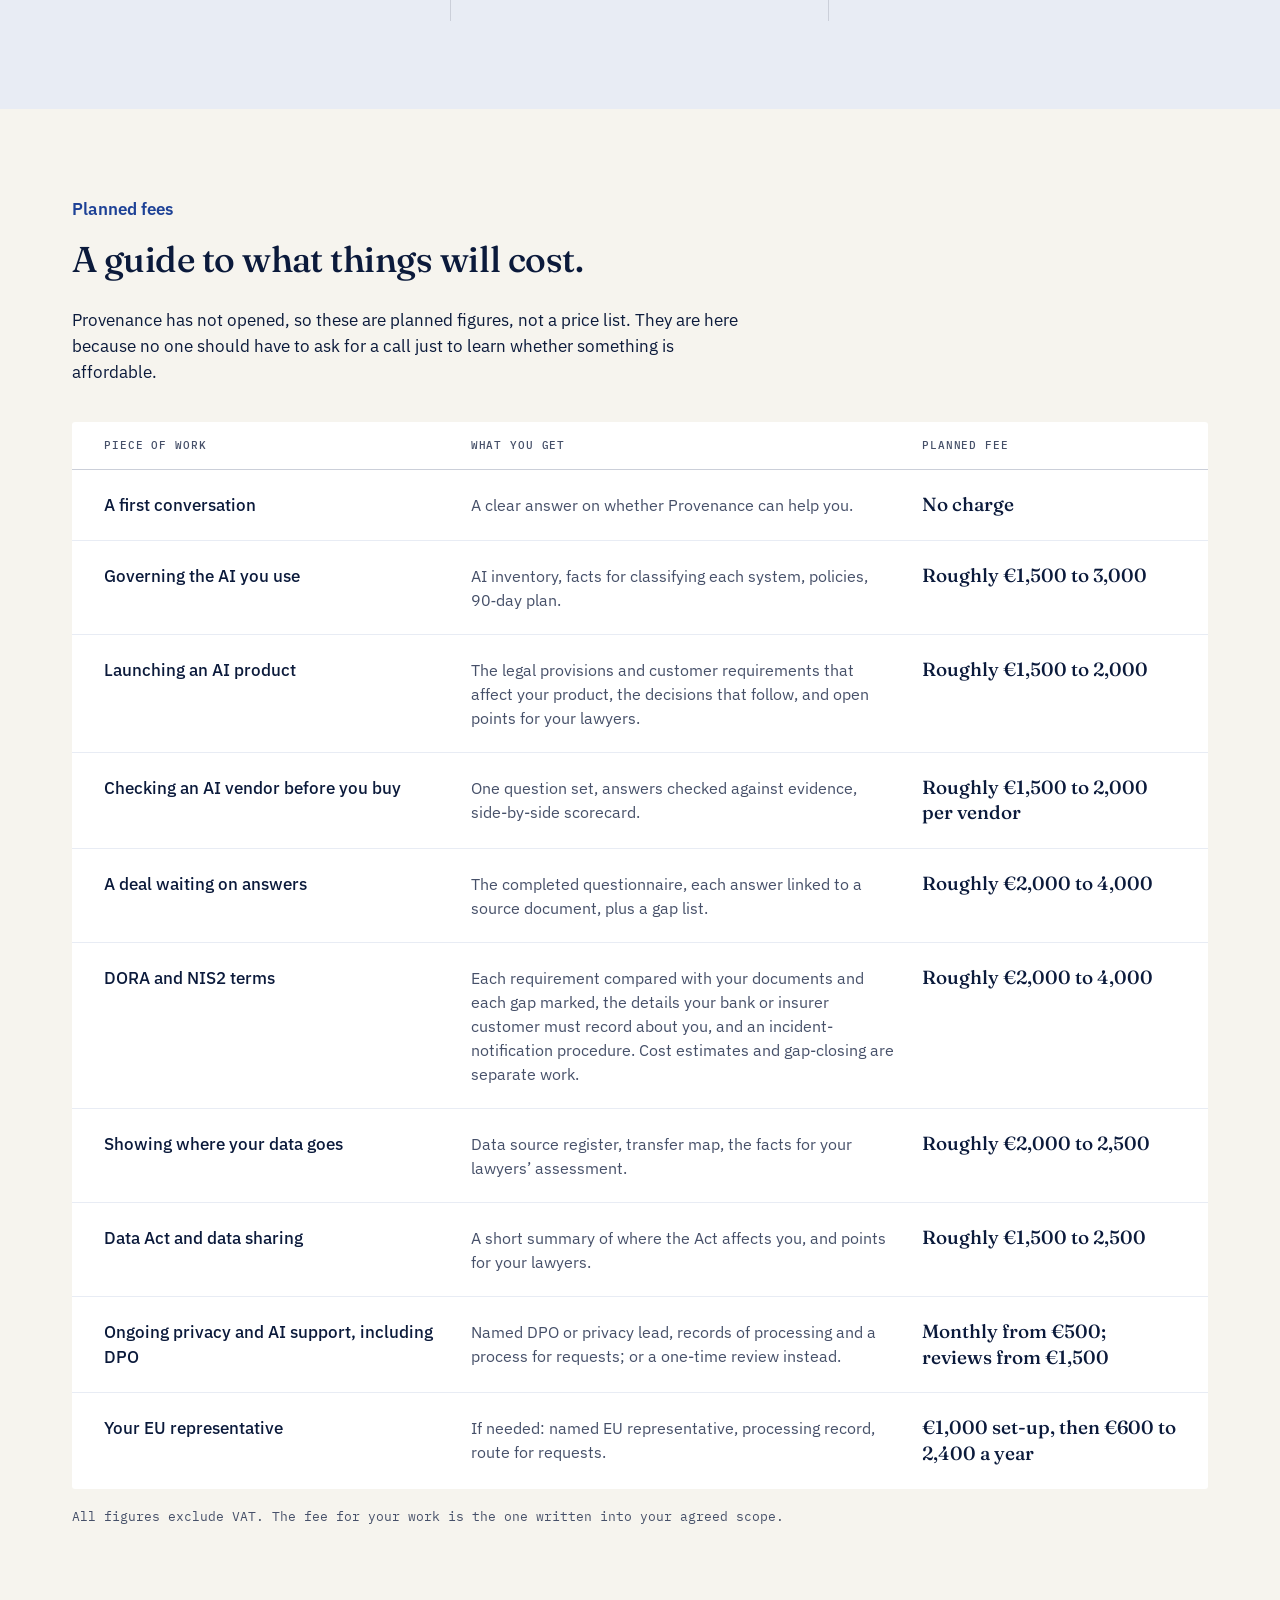
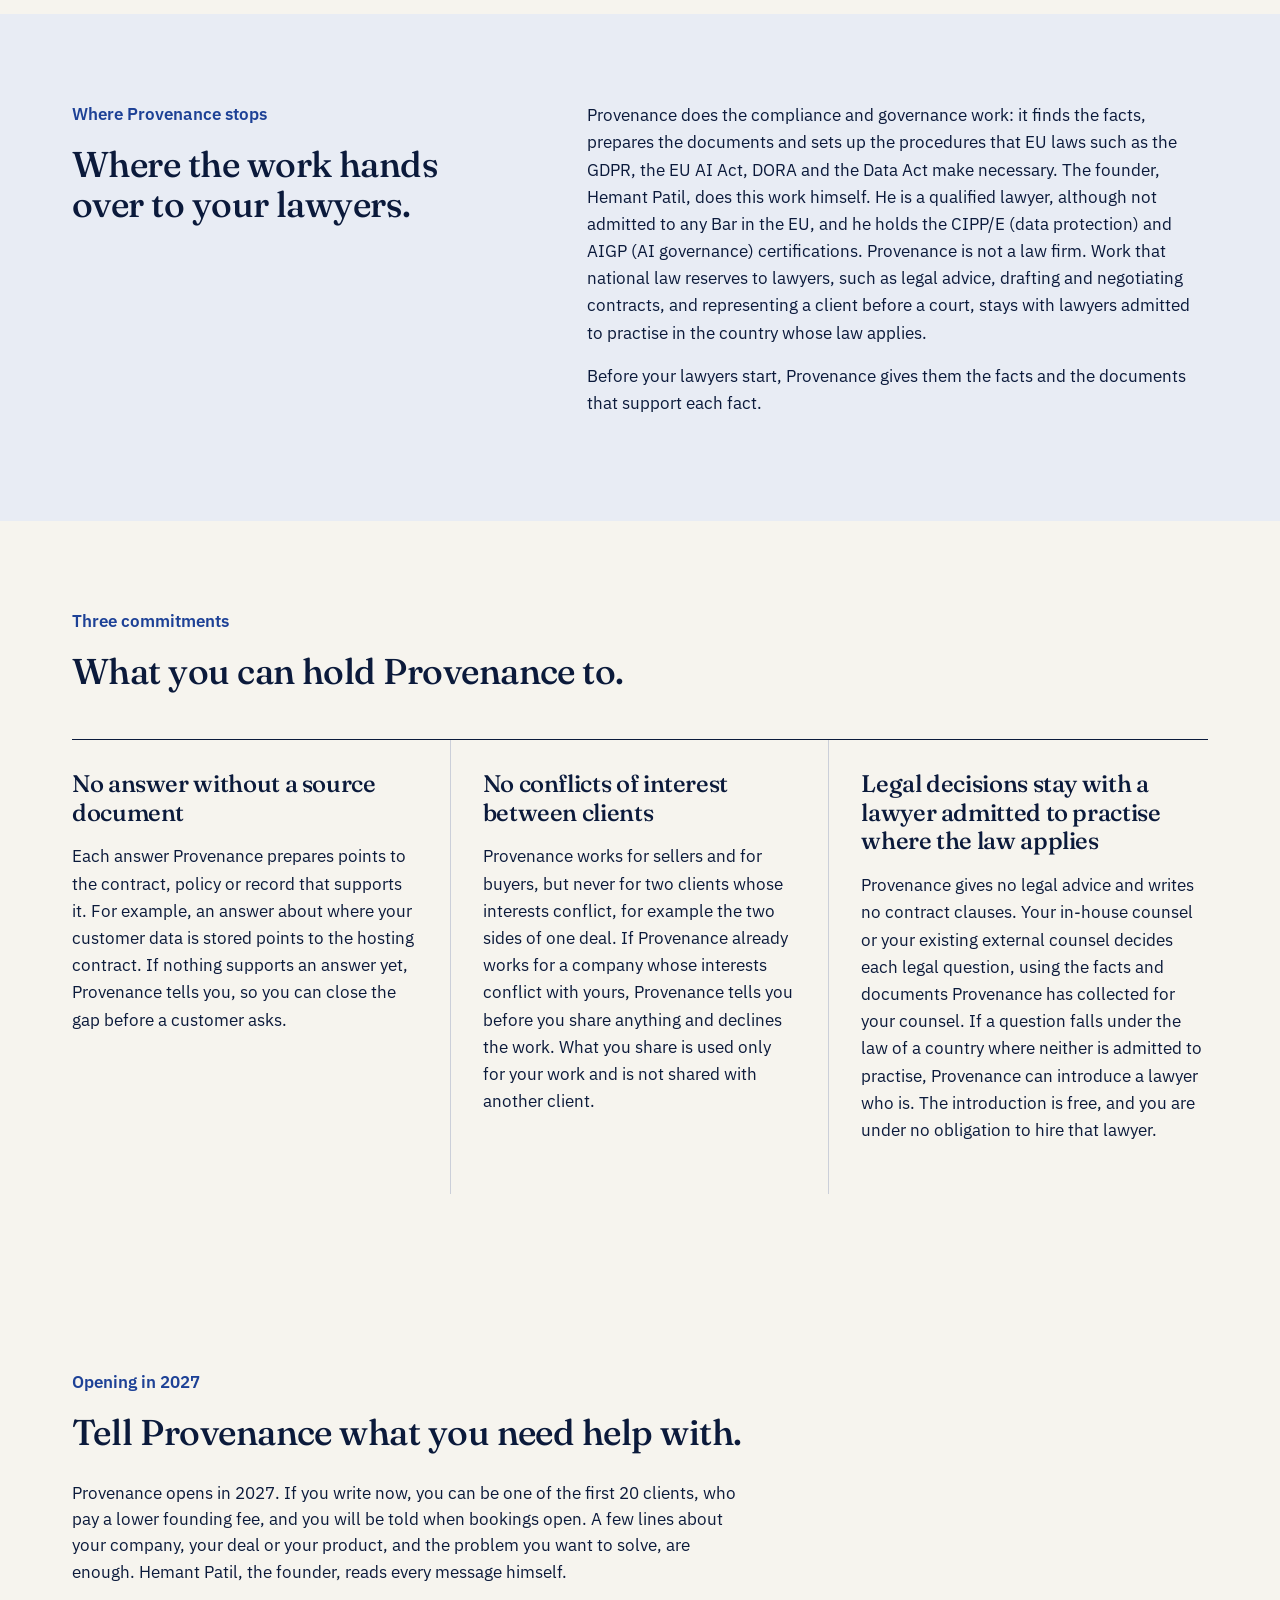
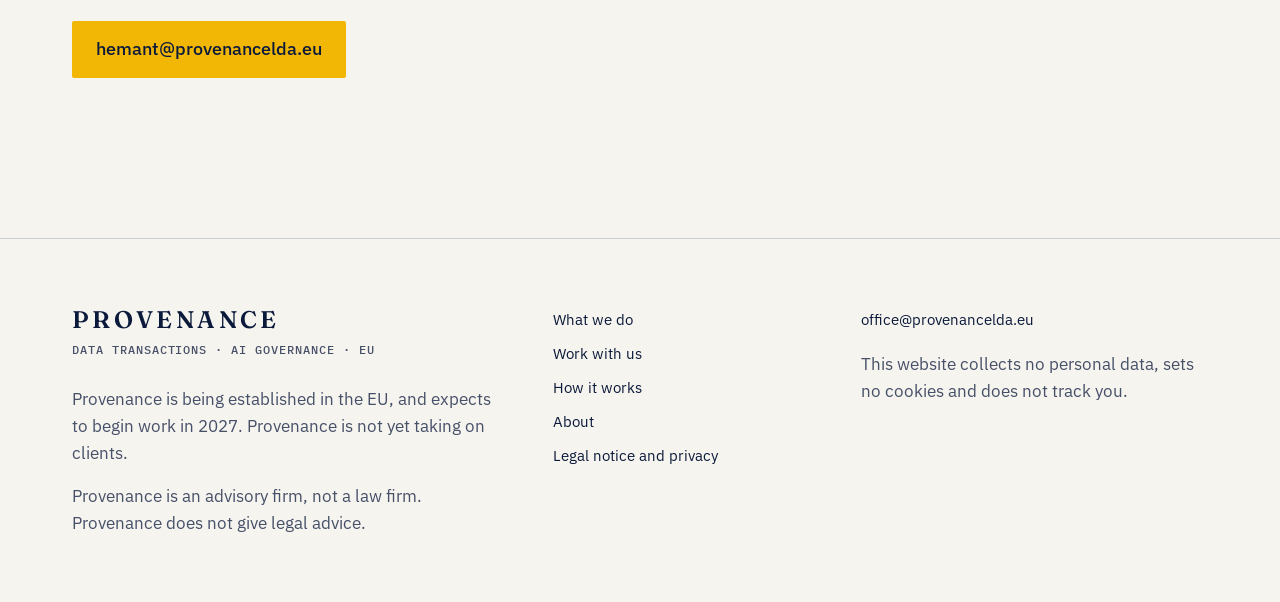
<file: how-it-works.html>
<!doctype html>
<html lang="en">
<head>
<meta charset="utf-8">
<meta name="viewport" content="width=device-width, initial-scale=1">
<title>How it works | Provenance</title>
<meta name="description" content="How Provenance works — one clear piece of compliance work at a time, with a written scope and a planned fee you see before you start.">
<link rel="canonical" href="https://provenancelda.eu/how-it-works.html">
<meta property="og:type" content="website">
<meta property="og:title" content="How it works | Provenance">
<meta property="og:description" content="How Provenance works — one clear piece of compliance work at a time, with a written scope and a planned fee you see before you start.">
<meta property="og:url" content="https://provenancelda.eu/how-it-works.html">
<link rel="icon" href="/favicon.svg" type="image/svg+xml">
<link rel="stylesheet" href="styles.css">
<script>document.documentElement.className+=" js"</script>
</head>
<body class="pv">
<a class="skip" href="#main">Skip to content</a>
<div class="band">Provenance is being established in the EU and expects to begin work in 2027</div>
<header><div class="wrap"><nav class="nav">
<a class="logo" href="index.html">PROVENANCE<small>Data Transactions · AI&nbsp;Governance&nbsp;·&nbsp;EU</small></a>
<button class="mtog" type="button" aria-expanded="false" aria-controls="menu">Menu</button>
<div class="menu" id="menu">
<a href="services.html">What we do</a>
<a href="partners.html">Work with us</a>
<a class="on" href="how-it-works.html">How it works</a>
<a href="about.html">About</a>
<a class="btn" href="mailto:office@provenancelda.eu?subject=A%20note%20for%20Provenance">Write to Provenance</a>
</div></nav></div></header>
<main id="main">
<section class="hero">
<div class="wrap">
<p class="eyebrow">How it works</p>
<h1>You choose one piece of work and pay one fixed fee, agreed in writing before work starts.</h1>
<p class="lead" style="margin:40px 0 0">Work like this is often billed by the hour, with no clear end and a final spend nobody can predict. Provenance works differently. The fee is fixed for the agreed work and does not grow with the hours it takes. Before you say yes, you know what you get, when you get it and what you pay.</p>
</div>
</section>

<section class="sec tint">
<div class="wrap flow">
<p class="eyebrow">Once the firm opens</p>
<h2>What happens, in order.</h2>
<div class="three cards" style="margin-top:52px">
<div class="sit"><h3>A first conversation</h3><p>The first call is free. You describe the problem you are facing, and Provenance tells you how it can help. If Provenance cannot help, it tells you directly and suggests who might, before you have spent anything.</p></div>
<div class="sit"><h3>A written scope</h3><p>Before work starts, you get one page that says what you will receive, when you will receive it and the fixed fee. You decide whether to go ahead, and nothing starts until you agree.</p></div>
<div class="sit"><h3>Your lawyers, only where needed</h3><p>Provenance gathers the facts and prepares the documents. When a question needs a legal decision, the question goes to a lawyer admitted to practise in the country whose law applies: your own lawyer, or one that Provenance introduces to you free of charge. You decide independently whether to hire that lawyer.</p></div>
</div>
<div class="three cards">
<div class="sit"><h3>The work</h3><p>Provenance gathers the facts from your documents, your systems and your people, and keeps its requests short. Provenance uses what you share for your work only.</p></div>
<div class="sit"><h3>The handover</h3><p>You receive the finished documents. Every point that needs a legal decision is on one list, with the facts behind it, so your lawyers can spend their time making those decisions rather than collecting facts and evidence.</p></div>
<div class="sit"><h3>Payment</h3><p>For each piece of work, you pay half of the fee at the start and the other half after delivery. If anything agreed is missing, Provenance fixes it before you pay the second half.</p></div>
</div>
</div>
</section>

<section class="sec">
<div class="wrap">
<p class="eyebrow">Planned fees</p>
<h2>A guide to what things will cost.</h2>
<p class="lead" style="margin:28px 0 36px">Provenance has not opened, so these are planned figures, not a price list. They are here because no one should have to ask for a call just to learn whether something is affordable.</p>
<div class="idx prices">
<div class="hd"><span>Piece of work</span><span>What you get</span><span>Planned fee</span></div>
<div class="r"><b>A first conversation</b><span class="get">A clear answer on whether Provenance can help you.</span><span>No charge</span></div>
<div class="r"><b>Governing the AI you use</b><span class="get">AI inventory, facts for classifying each system, policies, 90‑day plan.</span><span>Roughly €1,500 to 3,000</span></div>
<div class="r"><b>Launching an AI product</b><span class="get">The legal provisions and customer requirements that affect your product, the decisions that follow, and open points for your lawyers.</span><span>Roughly €1,500 to 2,000</span></div>
<div class="r"><b>Checking an AI vendor before you buy</b><span class="get">One question set, answers checked against evidence, side-by-side scorecard.</span><span>Roughly €1,500 to 2,000 per vendor</span></div>
<div class="r"><b>A deal waiting on answers</b><span class="get">The completed questionnaire, each answer linked to a source document, plus a gap list.</span><span>Roughly €2,000 to 4,000</span></div>
<div class="r"><b>DORA and NIS2 terms</b><span class="get">Each requirement compared with your documents and each gap marked, the details your bank or insurer customer must record about you, and an incident-notification procedure. Cost estimates and gap-closing are separate work.</span><span>Roughly €2,000 to 4,000</span></div>
<div class="r"><b>Showing where your data goes</b><span class="get">Data source register, transfer map, the facts for your lawyers’ assessment.</span><span>Roughly €2,000 to 2,500</span></div>
<div class="r"><b>Data Act and data sharing</b><span class="get">A short summary of where the Act affects you, and points for your lawyers.</span><span>Roughly €1,500 to 2,500</span></div>
<div class="r"><b>Ongoing privacy and AI support, including DPO</b><span class="get">Named DPO or privacy lead, records of processing and a process for requests; or a one-time review instead.</span><span>Monthly from €500; reviews from €1,500</span></div>
<div class="r"><b>Your EU representative</b><span class="get">If needed: named EU representative, processing record, route for requests.</span><span>€1,000 set-up, then €600 to 2,400 a year</span></div>
</div>
<p class="cap" style="color:var(--mute)">All figures exclude VAT. The fee for your work is the one written into your agreed scope.</p>
</div>
</section>

<section class="sec tint">
<div class="wrap split">
<div>
<p class="eyebrow">Where Provenance stops</p>
<h2>Where the work hands over to your lawyers.</h2>
</div>
<div>
<p>Provenance does the compliance and governance work: it finds the facts, prepares the documents and sets up the procedures that EU laws such as the GDPR, the EU AI Act, DORA and the Data Act make necessary. The founder, Hemant Patil, does this work himself. He is a qualified lawyer, although not admitted to any Bar in the EU, and he holds the CIPP/E (data protection) and AIGP (AI governance) certifications. Provenance is not a law firm. Work that national law reserves to lawyers, such as legal advice, drafting and negotiating contracts, and representing a client before a court, stays with lawyers admitted to practise in the country whose law applies.</p>
<p>Before your lawyers start, Provenance gives them the facts and the documents that support each fact.</p>
</div>
</div>
</section>

<section class="sec">
<div class="wrap">
<p class="eyebrow">Three commitments</p>
<h2>What you can hold Provenance to.</h2>
<div class="three cards" style="margin-top:48px">
<div class="sit"><h3>No answer without a source document</h3><p>Each answer Provenance prepares points to the contract, policy or record that supports it. For example, an answer about where your customer data is stored points to the hosting contract. If nothing supports an answer yet, Provenance tells you, so you can close the gap before a customer asks.</p></div>
<div class="sit"><h3>No conflicts of interest between clients</h3><p>Provenance works for sellers and for buyers, but never for two clients whose interests conflict, for example the two sides of one deal. If Provenance already works for a company whose interests conflict with yours, Provenance tells you before you share anything and declines the work. What you share is used only for your work and is not shared with another client.</p></div>
<div class="sit"><h3>Legal decisions stay with a lawyer admitted to practise where the law applies</h3><p>Provenance gives no legal advice and writes no contract clauses. Your in-house counsel or your existing external counsel decides each legal question, using the facts and documents Provenance has collected for your counsel. If a question falls under the law of a country where neither is admitted to practise, Provenance can introduce a lawyer who is. The introduction is free, and you are under no obligation to hire that lawyer.</p></div>
</div>
</div>
</section>

<section class="sec">
<div class="wrap">
<p class="eyebrow">Opening in 2027</p>
<h2>Tell Provenance what you need help with.</h2>
<p class="lead" style="margin:28px 0 36px">Provenance opens in 2027. If you write now, you can be one of the first 20 clients, who pay a lower founding fee, and you will be told when bookings open. A few lines about your company, your deal or your product, and the problem you want to solve, are enough. Hemant Patil, the founder, reads every message himself.</p>
<div class="row"><a class="btn sun" href="mailto:hemant@provenancelda.eu?subject=A%20note%20for%20Provenance">hemant@provenancelda.eu</a></div>
</div>
</section>
</main>
<footer class="foot"><div class="wrap"><div class="cols">
<div>
<a class="logo" href="index.html">PROVENANCE<small>Data Transactions · AI&nbsp;Governance&nbsp;·&nbsp;EU</small></a>
<p style="margin-top:22px">Provenance is being established in the EU, and expects to begin work in 2027. Provenance is not yet taking on clients.</p>
<p>Provenance is an advisory firm, not a law firm. Provenance does not give legal advice.</p>
</div>
<div>
<a href="services.html">What we do</a>
<a href="partners.html">Work with us</a>
<a href="how-it-works.html">How it works</a>
<a href="about.html">About</a>
<a href="notice.html">Legal notice and privacy</a>
</div>
<div>
<a href="mailto:office@provenancelda.eu?subject=A%20note%20for%20Provenance">office@provenancelda.eu</a>
<p style="margin-top:14px">This website collects no personal data, sets no cookies and does not track you.</p>
</div>
</div></div></footer>
<script>(function(){var b=document.querySelector('.mtog'),n=document.querySelector('.nav');if(!b||!n)return;b.addEventListener('click',function(){var o=n.classList.toggle('open');b.setAttribute('aria-expanded',o?'true':'false');b.textContent=o?'Close':'Menu';});document.addEventListener('keydown',function(e){if(e.key==='Escape'&&n.classList.contains('open')){n.classList.remove('open');b.setAttribute('aria-expanded','false');b.textContent='Menu';b.focus();}});})();</script>
</body>
</html>
</file>
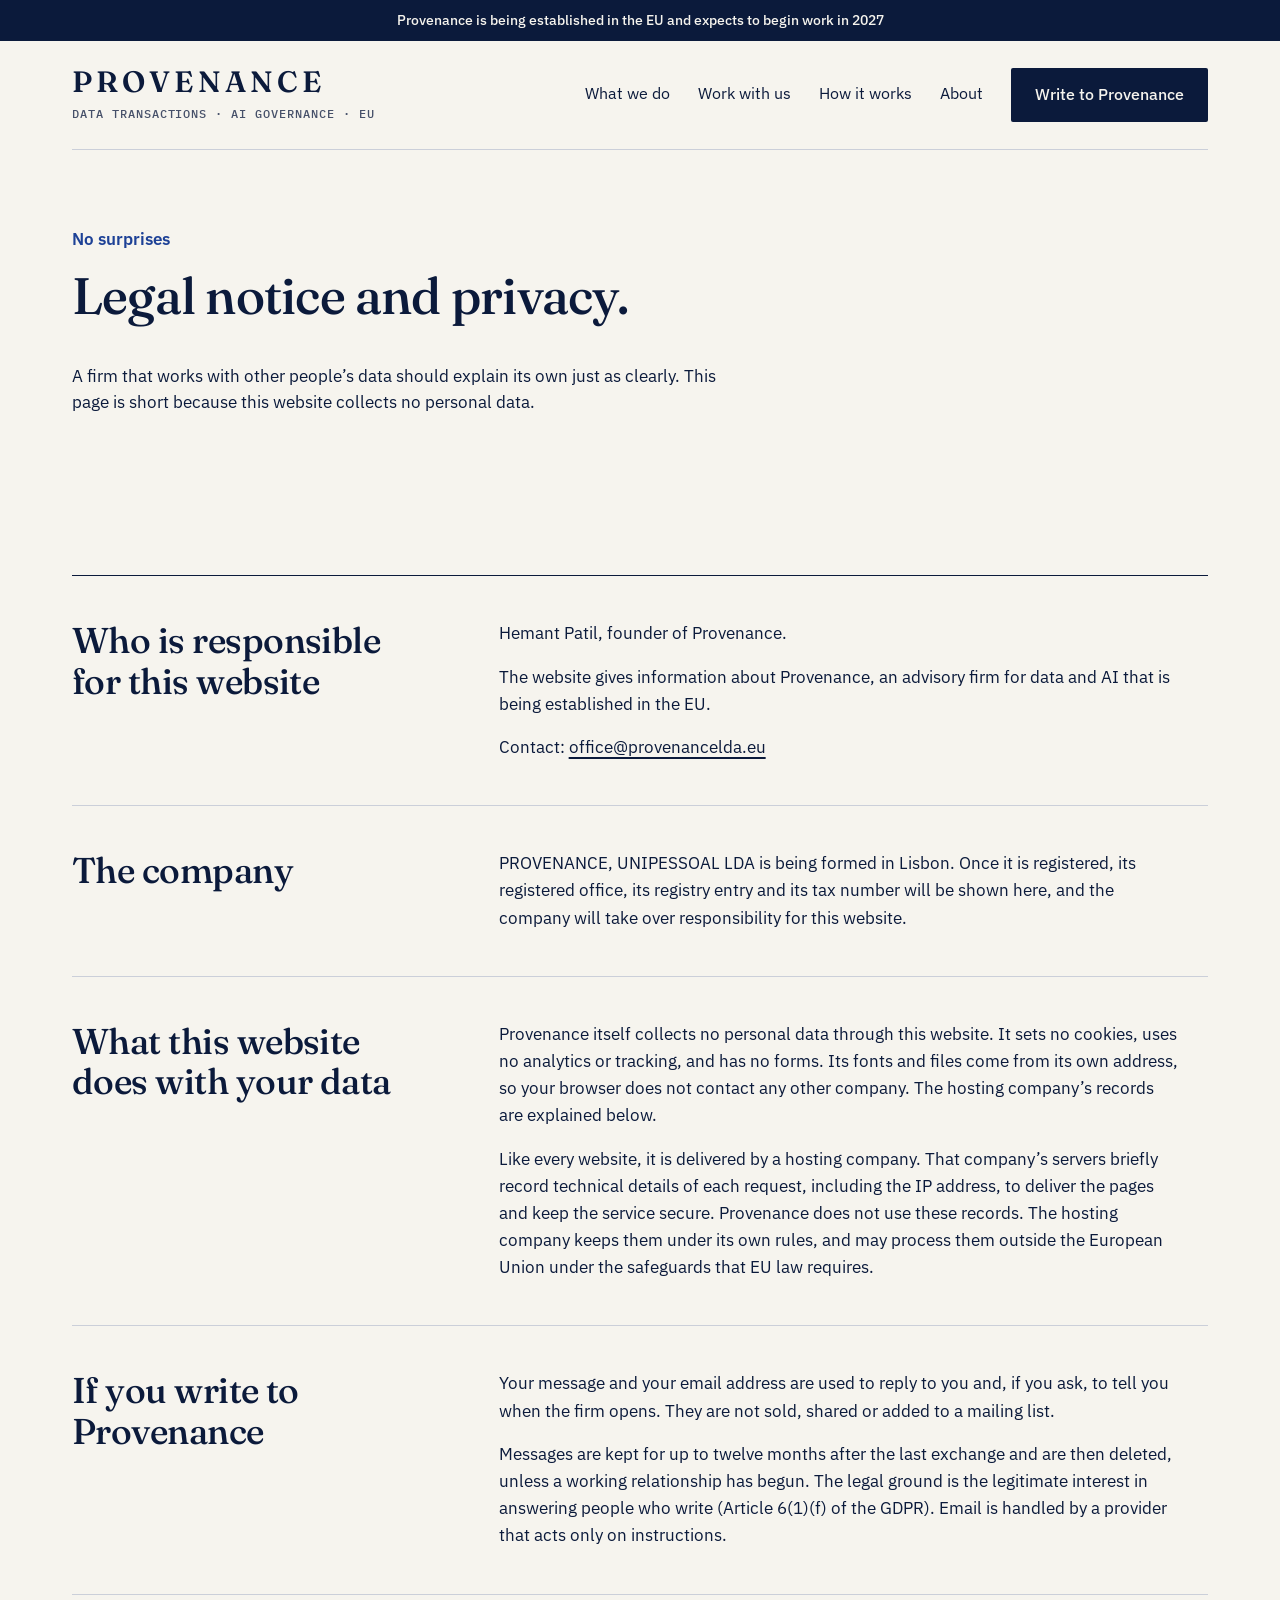
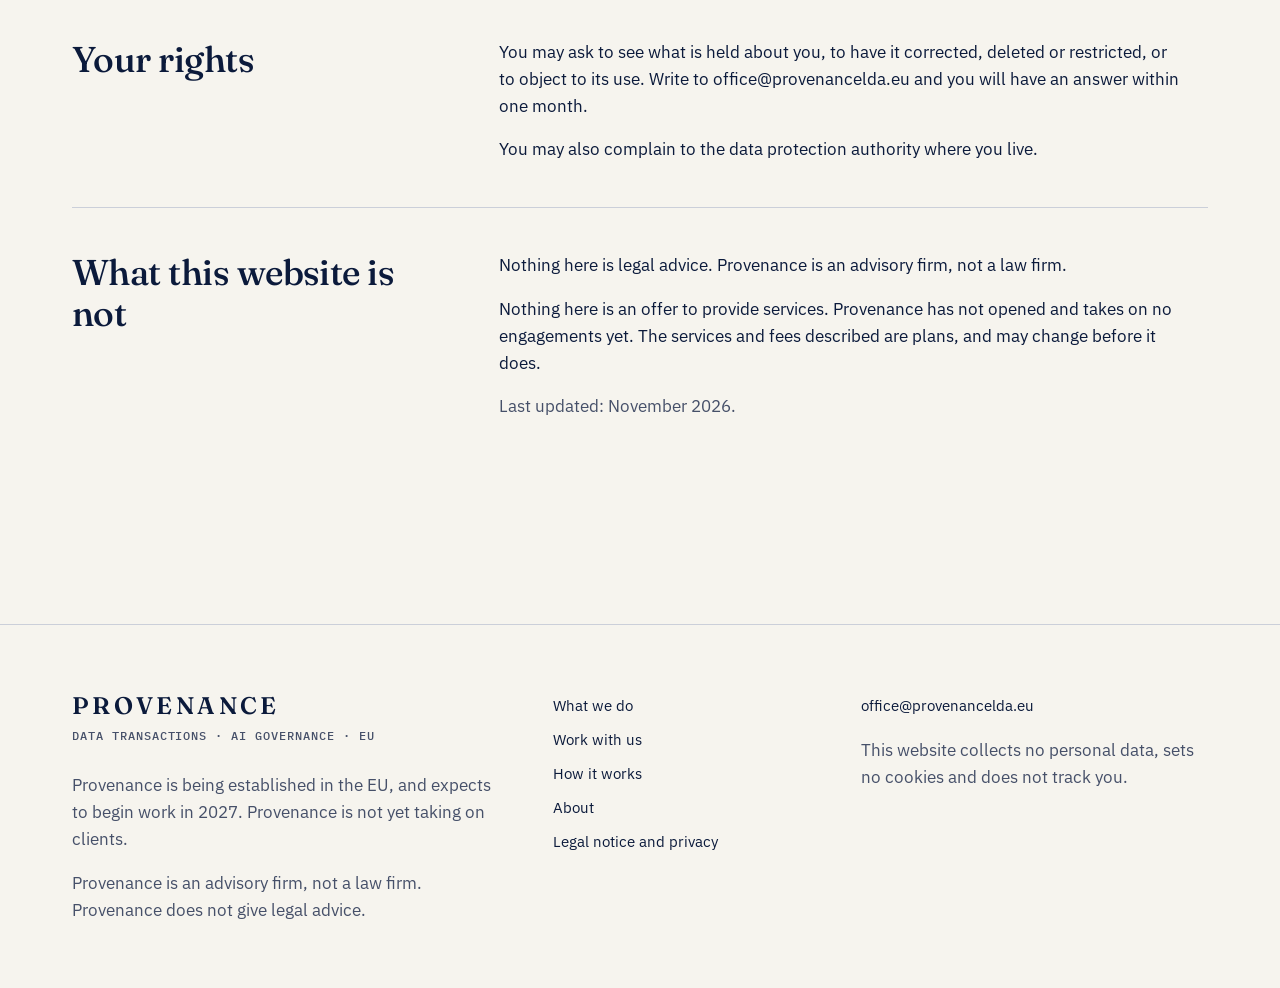
<file: notice.html>
<!doctype html>
<html lang="en">
<head>
<meta charset="utf-8">
<meta name="viewport" content="width=device-width, initial-scale=1">
<title>Legal notice and privacy | Provenance</title>
<meta name="description" content="Legal notice and privacy for the Provenance website. The site collects no personal data, sets no cookies and does not track you.">
<link rel="canonical" href="https://provenancelda.eu/notice.html">
<meta property="og:type" content="website">
<meta property="og:title" content="Legal notice and privacy | Provenance">
<meta property="og:description" content="Legal notice and privacy for the Provenance website. The site collects no personal data, sets no cookies and does not track you.">
<meta property="og:url" content="https://provenancelda.eu/notice.html">
<link rel="icon" href="/favicon.svg" type="image/svg+xml">
<link rel="stylesheet" href="styles.css">
<script>document.documentElement.className+=" js"</script>
</head>
<body class="pv">
<a class="skip" href="#main">Skip to content</a>
<div class="band">Provenance is being established in the EU and expects to begin work in 2027</div>
<header><div class="wrap"><nav class="nav">
<a class="logo" href="index.html">PROVENANCE<small>Data Transactions · AI&nbsp;Governance&nbsp;·&nbsp;EU</small></a>
<button class="mtog" type="button" aria-expanded="false" aria-controls="menu">Menu</button>
<div class="menu" id="menu">
<a href="services.html">What we do</a>
<a href="partners.html">Work with us</a>
<a href="how-it-works.html">How it works</a>
<a href="about.html">About</a>
<a class="btn" href="mailto:office@provenancelda.eu?subject=A%20note%20for%20Provenance">Write to Provenance</a>
</div></nav></div></header>
<main id="main">
<section class="hero">
<div class="wrap">
<p class="eyebrow">No surprises</p>
<h1>Legal notice and privacy.</h1>
<p class="lead" style="margin:40px 0 0">A firm that works with other people’s data should explain its own just as clearly. This page is short because this website collects no personal data.</p>
</div>
</section>

<section class="sec">
<div class="wrap">
<section class="blk first"><h2>Who is responsible for this website</h2><div>
<p>Hemant Patil, founder of Provenance.</p>
<p>The website gives information about Provenance, an advisory firm for data and AI that is being established in the EU.</p>
<p>Contact: <a href="mailto:office@provenancelda.eu">office@provenancelda.eu</a></p>
</div></section>

<section class="blk"><h2>The company</h2><div>
<p>PROVENANCE, UNIPESSOAL LDA is being formed in Lisbon. Once it is registered, its registered office, its registry entry and its tax number will be shown here, and the company will take over responsibility for this website.</p>
</div></section>

<section class="blk"><h2>What this website does with your data</h2><div>
<p>Provenance itself collects no personal data through this website. It sets no cookies, uses no analytics or tracking, and has no forms. Its fonts and files come from its own address, so your browser does not contact any other company. The hosting company’s records are explained below.</p>
<p>Like every website, it is delivered by a hosting company. That company’s servers briefly record technical details of each request, including the IP address, to deliver the pages and keep the service secure. Provenance does not use these records. The hosting company keeps them under its own rules, and may process them outside the European Union under the safeguards that EU law requires.</p>
</div></section>

<section class="blk"><h2>If you write to Provenance</h2><div>
<p>Your message and your email address are used to reply to you and, if you ask, to tell you when the firm opens. They are not sold, shared or added to a mailing list.</p>
<p>Messages are kept for up to twelve months after the last exchange and are then deleted, unless a working relationship has begun. The legal ground is the legitimate interest in answering people who write (Article 6(1)(f) of the GDPR). Email is handled by a provider that acts only on instructions.</p>
</div></section>

<section class="blk"><h2>Your rights</h2><div>
<p>You may ask to see what is held about you, to have it corrected, deleted or restricted, or to object to its use. Write to office@provenancelda.eu and you will have an answer within one month.</p>
<p>You may also complain to the data protection authority where you live.</p>
</div></section>

<section class="blk"><h2>What this website is not</h2><div>
<p>Nothing here is legal advice. Provenance is an advisory firm, not a law firm.</p>
<p>Nothing here is an offer to provide services. Provenance has not opened and takes on no engagements yet. The services and fees described are plans, and may change before it does.</p>
<p style="color:var(--mute)">Last updated: November 2026.</p>
</div></section>
</div>
</section>
</main>
<footer class="foot"><div class="wrap"><div class="cols">
<div>
<a class="logo" href="index.html">PROVENANCE<small>Data Transactions · AI&nbsp;Governance&nbsp;·&nbsp;EU</small></a>
<p style="margin-top:22px">Provenance is being established in the EU, and expects to begin work in 2027. Provenance is not yet taking on clients.</p>
<p>Provenance is an advisory firm, not a law firm. Provenance does not give legal advice.</p>
</div>
<div>
<a href="services.html">What we do</a>
<a href="partners.html">Work with us</a>
<a href="how-it-works.html">How it works</a>
<a href="about.html">About</a>
<a href="notice.html">Legal notice and privacy</a>
</div>
<div>
<a href="mailto:office@provenancelda.eu?subject=A%20note%20for%20Provenance">office@provenancelda.eu</a>
<p style="margin-top:14px">This website collects no personal data, sets no cookies and does not track you.</p>
</div>
</div></div></footer>
<script>(function(){var b=document.querySelector('.mtog'),n=document.querySelector('.nav');if(!b||!n)return;b.addEventListener('click',function(){var o=n.classList.toggle('open');b.setAttribute('aria-expanded',o?'true':'false');b.textContent=o?'Close':'Menu';});document.addEventListener('keydown',function(e){if(e.key==='Escape'&&n.classList.contains('open')){n.classList.remove('open');b.setAttribute('aria-expanded','false');b.textContent='Menu';b.focus();}});})();</script>
</body>
</html>
</file>
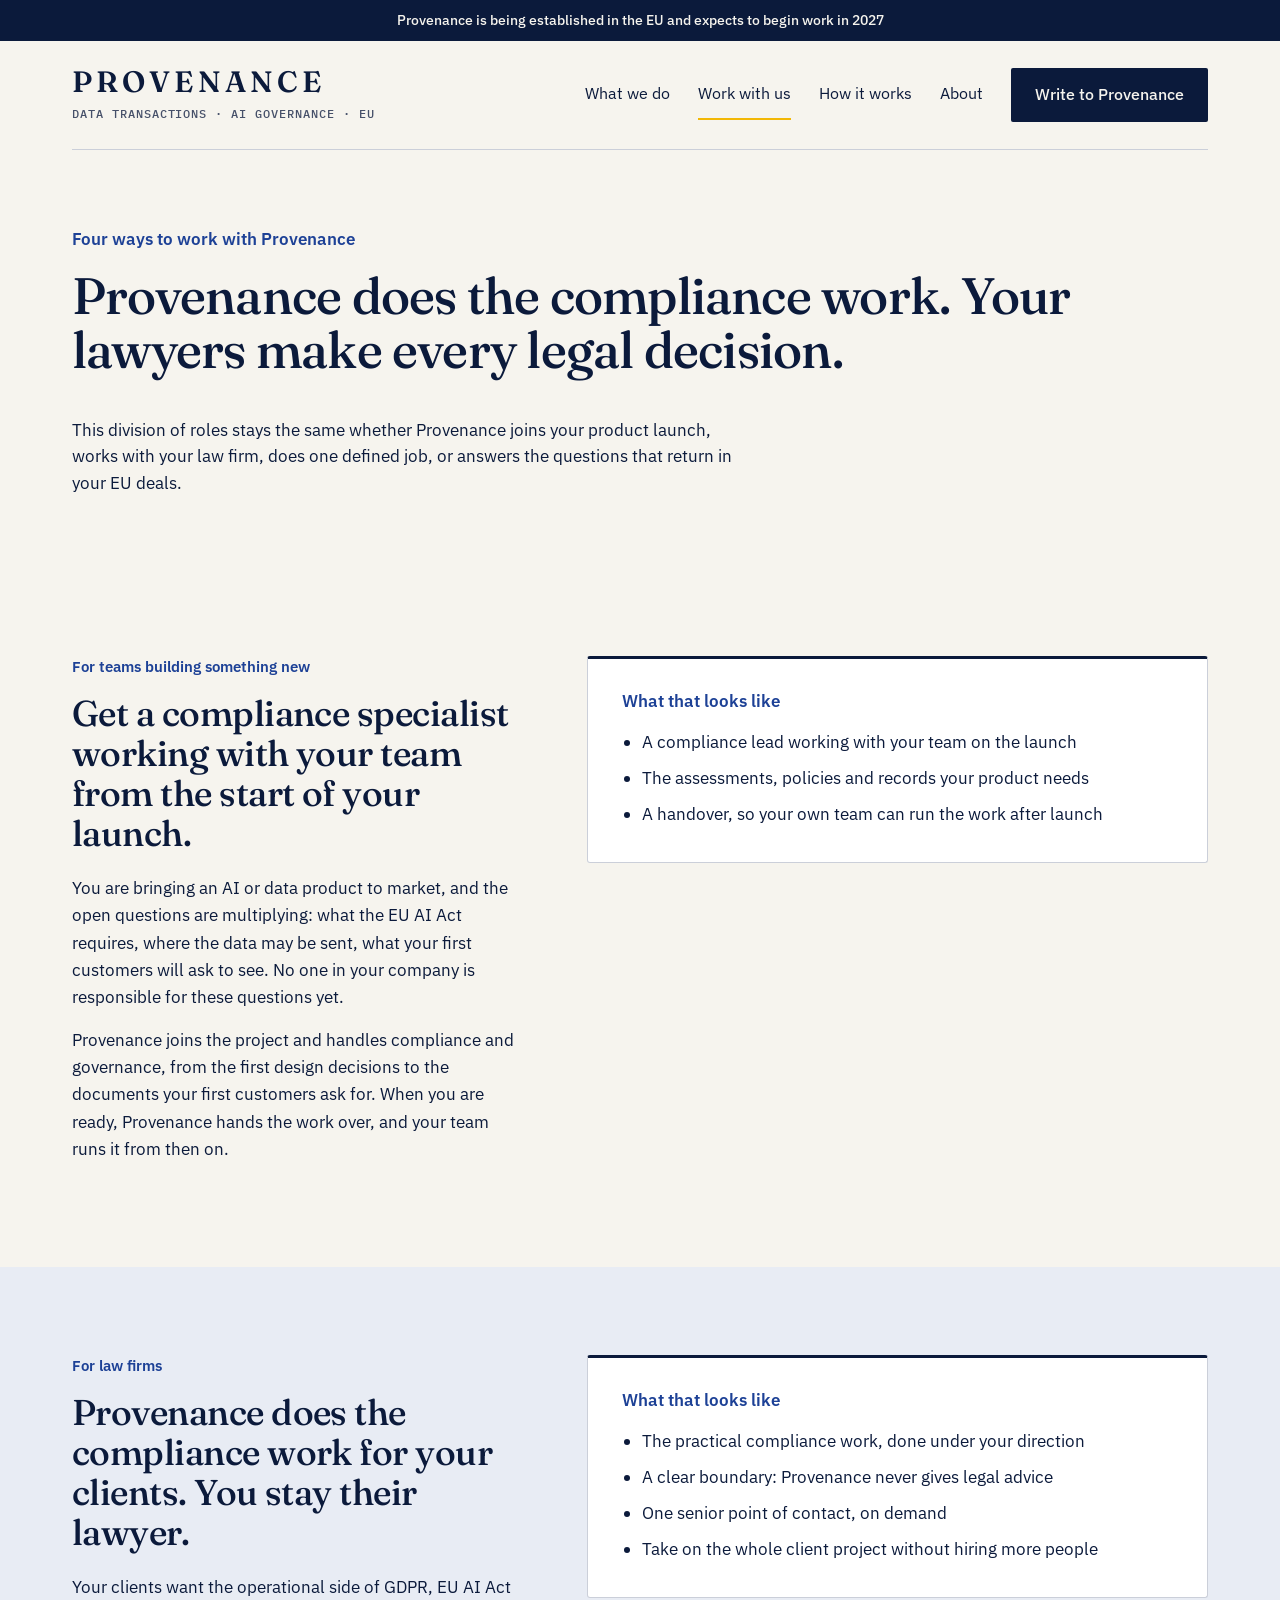
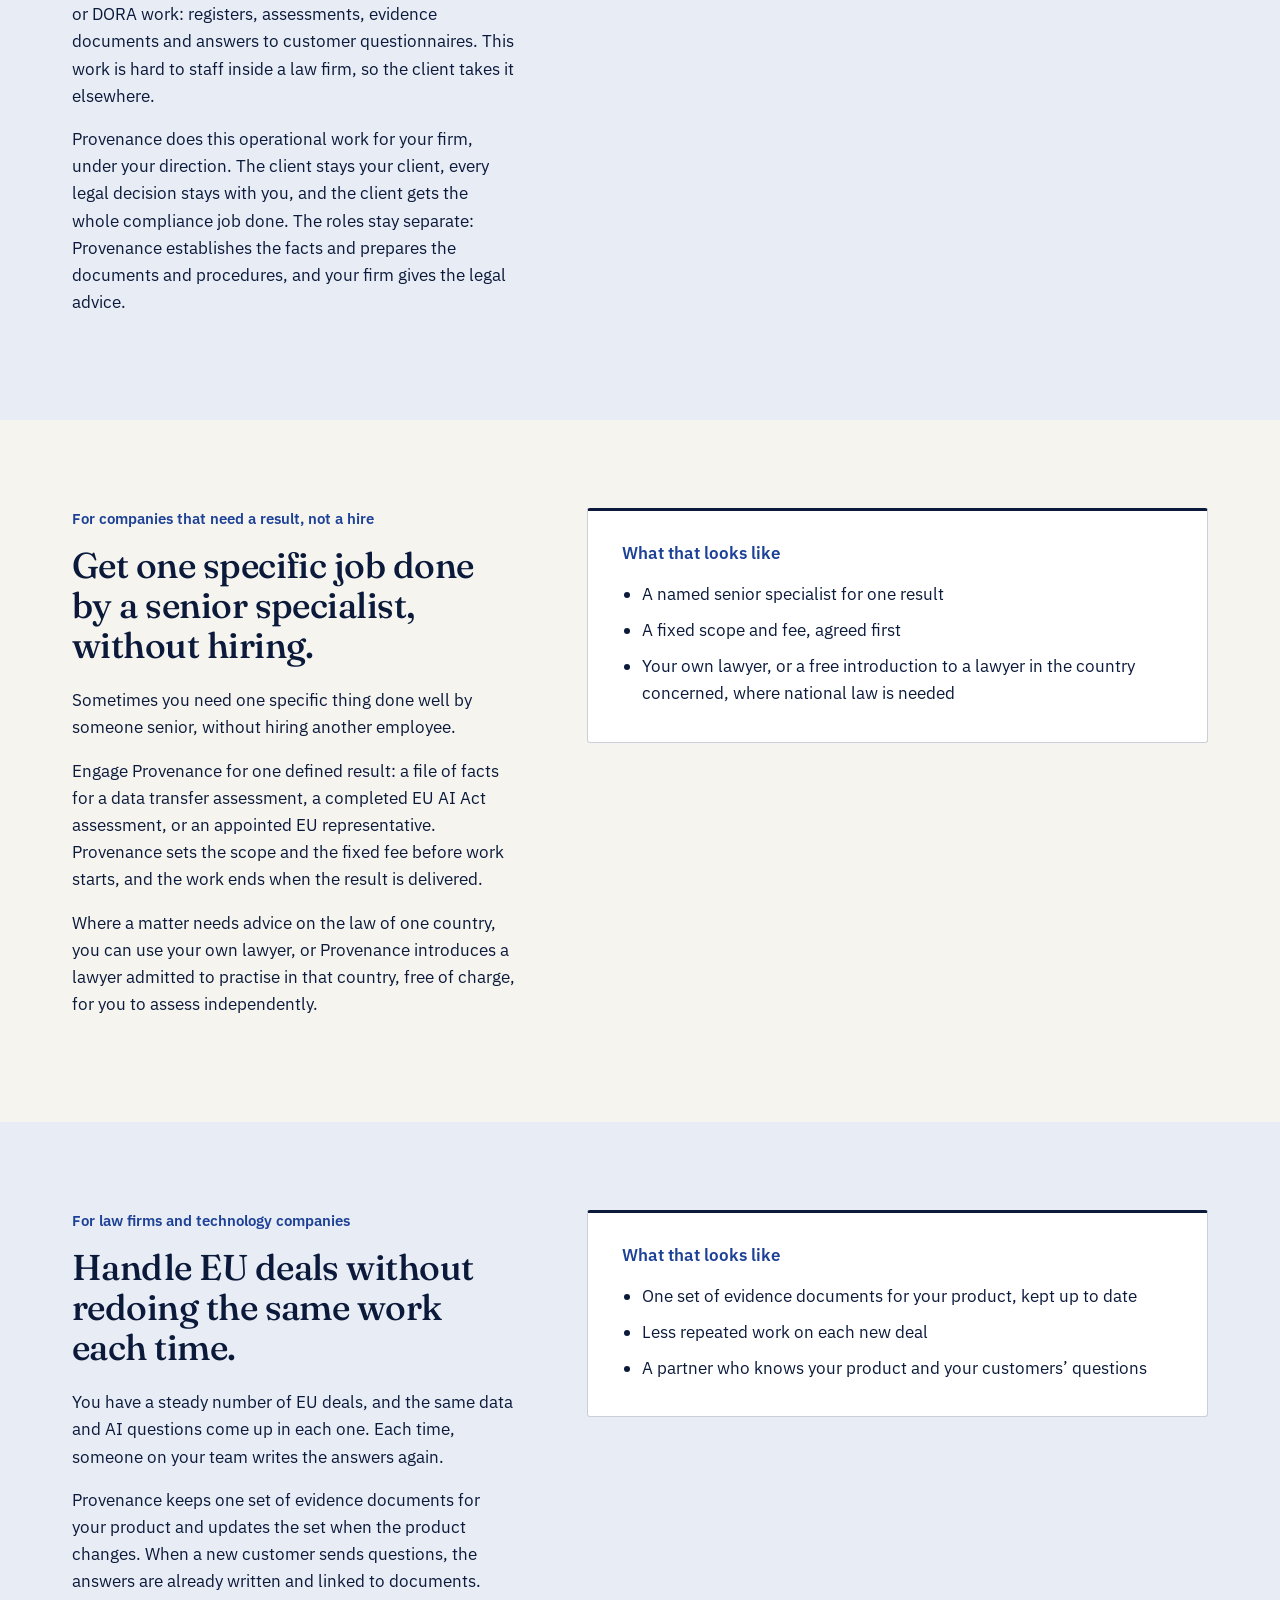
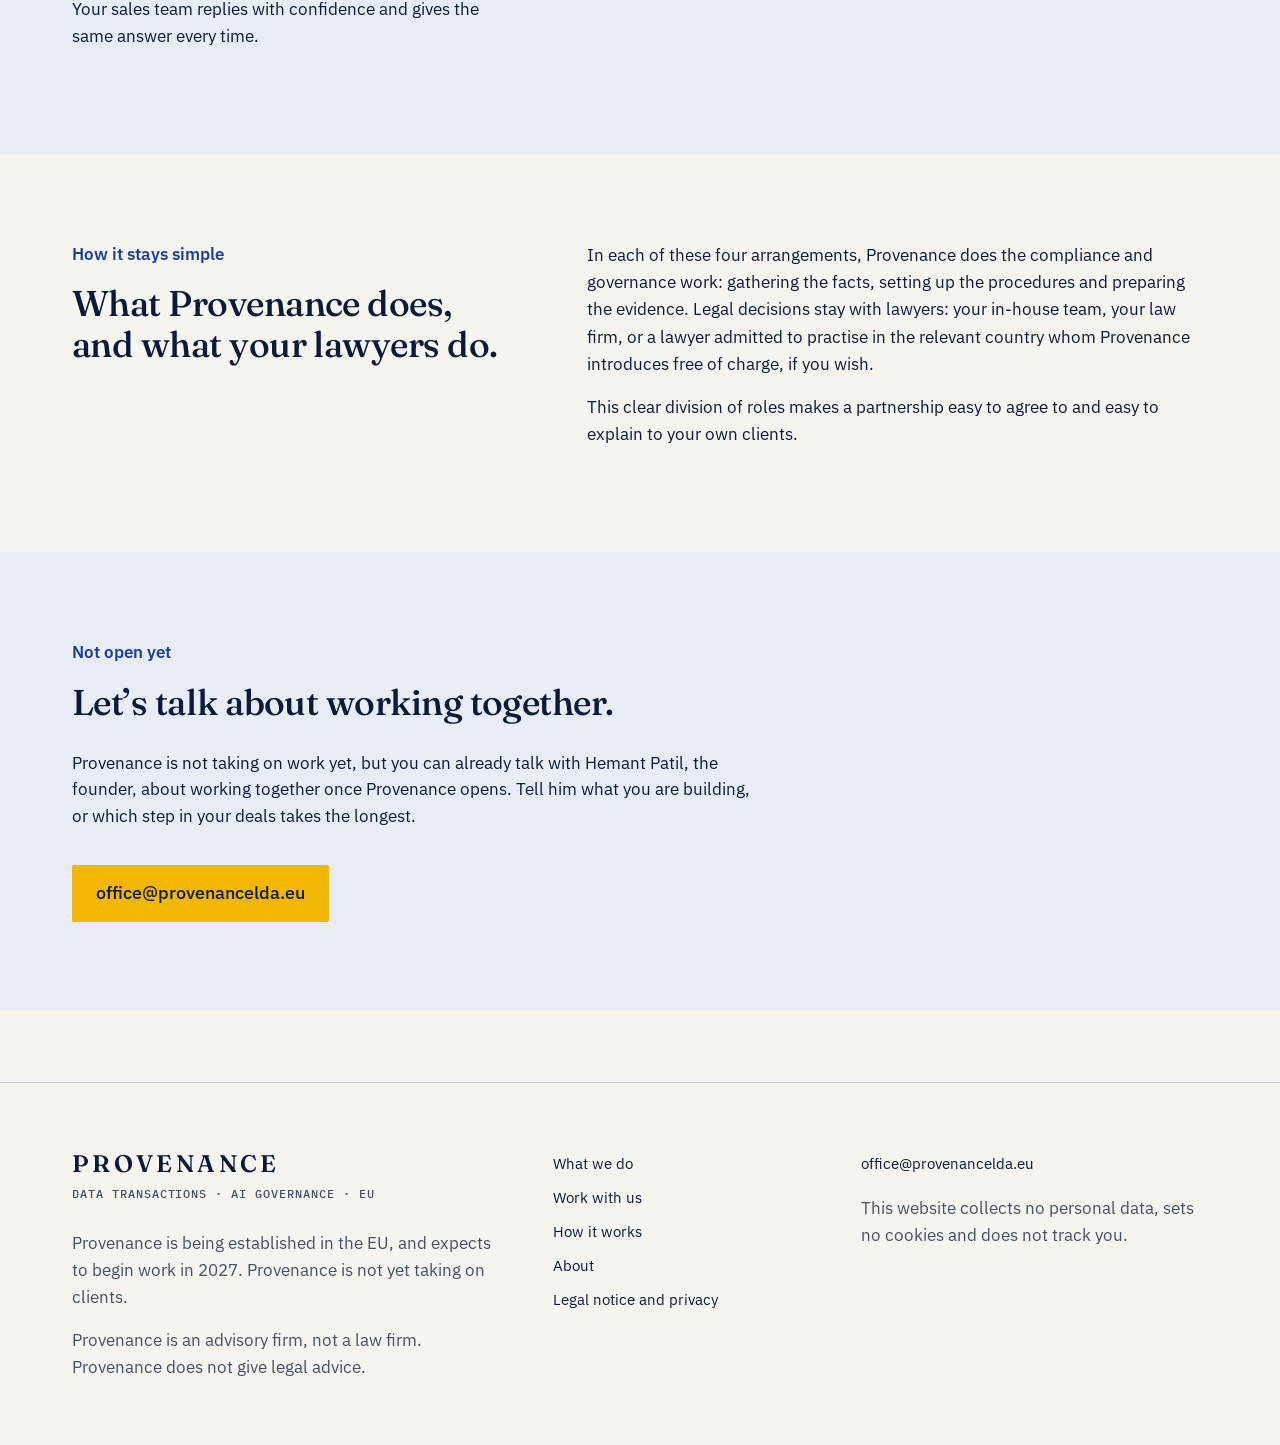
<file: partners.html>
<!doctype html>
<html lang="en">
<head>
<meta charset="utf-8">
<meta name="viewport" content="width=device-width, initial-scale=1">
<title>Work with us | Provenance</title>
<meta name="description" content="Work with Provenance — as the compliance capability inside a product launch, as capacity behind a law firm, as a senior specialist for one defined result, or as a standing partner on the data and AI questions that return in every EU deal.">
<link rel="canonical" href="https://provenancelda.eu/partners.html">
<meta property="og:type" content="website">
<meta property="og:title" content="Work with us | Provenance">
<meta property="og:description" content="Work with Provenance — as the compliance capability inside a product launch, as capacity behind a law firm, as a senior specialist for one defined result, or as a standing partner on the data and AI questions that return in every EU deal.">
<meta property="og:url" content="https://provenancelda.eu/partners.html">
<link rel="icon" href="/favicon.svg" type="image/svg+xml">
<link rel="stylesheet" href="styles.css">
<script>document.documentElement.className+=" js"</script>
</head>
<body class="pv">
<a class="skip" href="#main">Skip to content</a>
<div class="band">Provenance is being established in the EU and expects to begin work in 2027</div>
<header><div class="wrap"><nav class="nav">
<a class="logo" href="index.html">PROVENANCE<small>Data Transactions · AI&nbsp;Governance&nbsp;·&nbsp;EU</small></a>
<button class="mtog" type="button" aria-expanded="false" aria-controls="menu">Menu</button>
<div class="menu" id="menu">
<a href="services.html">What we do</a>
<a class="on" href="partners.html">Work with us</a>
<a href="how-it-works.html">How it works</a>
<a href="about.html">About</a>
<a class="btn" href="mailto:office@provenancelda.eu?subject=A%20note%20for%20Provenance">Write to Provenance</a>
</div></nav></div></header>
<main id="main">
<section class="hero">
<div class="wrap">
<p class="eyebrow">Four ways to work with Provenance</p>
<h1>Provenance does the compliance work. Your lawyers make every legal decision.</h1>
<p class="lead" style="margin:40px 0 0">This division of roles stays the same whether Provenance joins your product launch, works with your law firm, does one defined job, or answers the questions that return in your EU deals.</p>
</div>
</section>

<section class="sec svc">
<div class="wrap split">
<div>
<p class="no">For teams building something new</p>
<h2>Get a compliance specialist working with your team from the start of your launch.</h2>
<p>You are bringing an AI or data product to market, and the open questions are multiplying: what the EU AI Act requires, where the data may be sent, what your first customers will ask to see. No one in your company is responsible for these questions yet.</p>
<p>Provenance joins the project and handles compliance and governance, from the first design decisions to the documents your first customers ask for. When you are ready, Provenance hands the work over, and your team runs it from then on.</p>
</div>
<div>
<div class="terms">
<p class="eyebrow">What that looks like</p>
<ul><li>A compliance lead working with your team on the launch</li><li>The assessments, policies and records your product needs</li><li>A handover, so your own team can run the work after launch</li></ul>
</div>
</div>
</div>
</section>

<section class="sec tint svc">
<div class="wrap split">
<div>
<p class="no">For law firms</p>
<h2>Provenance does the compliance work for your clients. You stay their lawyer.</h2>
<p>Your clients want the operational side of GDPR, EU AI Act or DORA work: registers, assessments, evidence documents and answers to customer questionnaires. This work is hard to staff inside a law firm, so the client takes it elsewhere.</p>
<p>Provenance does this operational work for your firm, under your direction. The client stays your client, every legal decision stays with you, and the client gets the whole compliance job done. The roles stay separate: Provenance establishes the facts and prepares the documents and procedures, and your firm gives the legal advice.</p>
</div>
<div>
<div class="terms">
<p class="eyebrow">What that looks like</p>
<ul><li>The practical compliance work, done under your direction</li><li>A clear boundary: Provenance never gives legal advice</li><li>One senior point of contact, on demand</li><li>Take on the whole client project without hiring more people</li></ul>
</div>
</div>
</div>
</section>

<section class="sec svc">
<div class="wrap split">
<div>
<p class="no">For companies that need a result, not a hire</p>
<h2>Get one specific job done by a senior specialist, without hiring.</h2>
<p>Sometimes you need one specific thing done well by someone senior, without hiring another employee.</p>
<p>Engage Provenance for one defined result: a file of facts for a data transfer assessment, a completed EU AI Act assessment, or an appointed EU representative. Provenance sets the scope and the fixed fee before work starts, and the work ends when the result is delivered.</p>
<p>Where a matter needs advice on the law of one country, you can use your own lawyer, or Provenance introduces a lawyer admitted to practise in that country, free of charge, for you to assess independently.</p>
</div>
<div>
<div class="terms">
<p class="eyebrow">What that looks like</p>
<ul><li>A named senior specialist for one result</li><li>A fixed scope and fee, agreed first</li><li>Your own lawyer, or a free introduction to a lawyer in the country concerned, where national law is needed</li></ul>
</div>
</div>
</div>
</section>

<section class="sec tint svc">
<div class="wrap split">
<div>
<p class="no">For law firms and technology companies</p>
<h2>Handle EU deals without redoing the same work each time.</h2>
<p>You have a steady number of EU deals, and the same data and AI questions come up in each one. Each time, someone on your team writes the answers again.</p>
<p>Provenance keeps one set of evidence documents for your product and updates the set when the product changes. When a new customer sends questions, the answers are already written and linked to documents. Your sales team replies with confidence and gives the same answer every time.</p>
</div>
<div>
<div class="terms">
<p class="eyebrow">What that looks like</p>
<ul><li>One set of evidence documents for your product, kept up to date</li><li>Less repeated work on each new deal</li><li>A partner who knows your product and your customers’ questions</li></ul>
</div>
</div>
</div>
</section>

<section class="sec">
<div class="wrap split">
<div>
<p class="eyebrow">How it stays simple</p>
<h2>What Provenance does, and what your lawyers do.</h2>
</div>
<div>
<p>In each of these four arrangements, Provenance does the compliance and governance work: gathering the facts, setting up the procedures and preparing the evidence. Legal decisions stay with lawyers: your in-house team, your law firm, or a lawyer admitted to practise in the relevant country whom Provenance introduces free of charge, if you wish.</p>
<p>This clear division of roles makes a partnership easy to agree to and easy to explain to your own clients.</p>
</div>
</div>
</section>

<section class="sec tint">
<div class="wrap">
<p class="eyebrow">Not open yet</p>
<h2>Let’s talk about working together.</h2>
<p class="lead" style="margin:28px 0 36px">Provenance is not taking on work yet, but you can already talk with Hemant Patil, the founder, about working together once Provenance opens. Tell him what you are building, or which step in your deals takes the longest.</p>
<div class="row"><a class="btn sun" href="mailto:office@provenancelda.eu?subject=Working%20with%20Provenance">office@provenancelda.eu</a></div>
</div>
</section>
</main>
<footer class="foot"><div class="wrap"><div class="cols">
<div>
<a class="logo" href="index.html">PROVENANCE<small>Data Transactions · AI&nbsp;Governance&nbsp;·&nbsp;EU</small></a>
<p style="margin-top:22px">Provenance is being established in the EU, and expects to begin work in 2027. Provenance is not yet taking on clients.</p>
<p>Provenance is an advisory firm, not a law firm. Provenance does not give legal advice.</p>
</div>
<div>
<a href="services.html">What we do</a>
<a href="partners.html">Work with us</a>
<a href="how-it-works.html">How it works</a>
<a href="about.html">About</a>
<a href="notice.html">Legal notice and privacy</a>
</div>
<div>
<a href="mailto:office@provenancelda.eu?subject=A%20note%20for%20Provenance">office@provenancelda.eu</a>
<p style="margin-top:14px">This website collects no personal data, sets no cookies and does not track you.</p>
</div>
</div></div></footer>
<script>(function(){var b=document.querySelector('.mtog'),n=document.querySelector('.nav');if(!b||!n)return;b.addEventListener('click',function(){var o=n.classList.toggle('open');b.setAttribute('aria-expanded',o?'true':'false');b.textContent=o?'Close':'Menu';});document.addEventListener('keydown',function(e){if(e.key==='Escape'&&n.classList.contains('open')){n.classList.remove('open');b.setAttribute('aria-expanded','false');b.textContent='Menu';b.focus();}});})();</script>
</body>
</html>
</file>
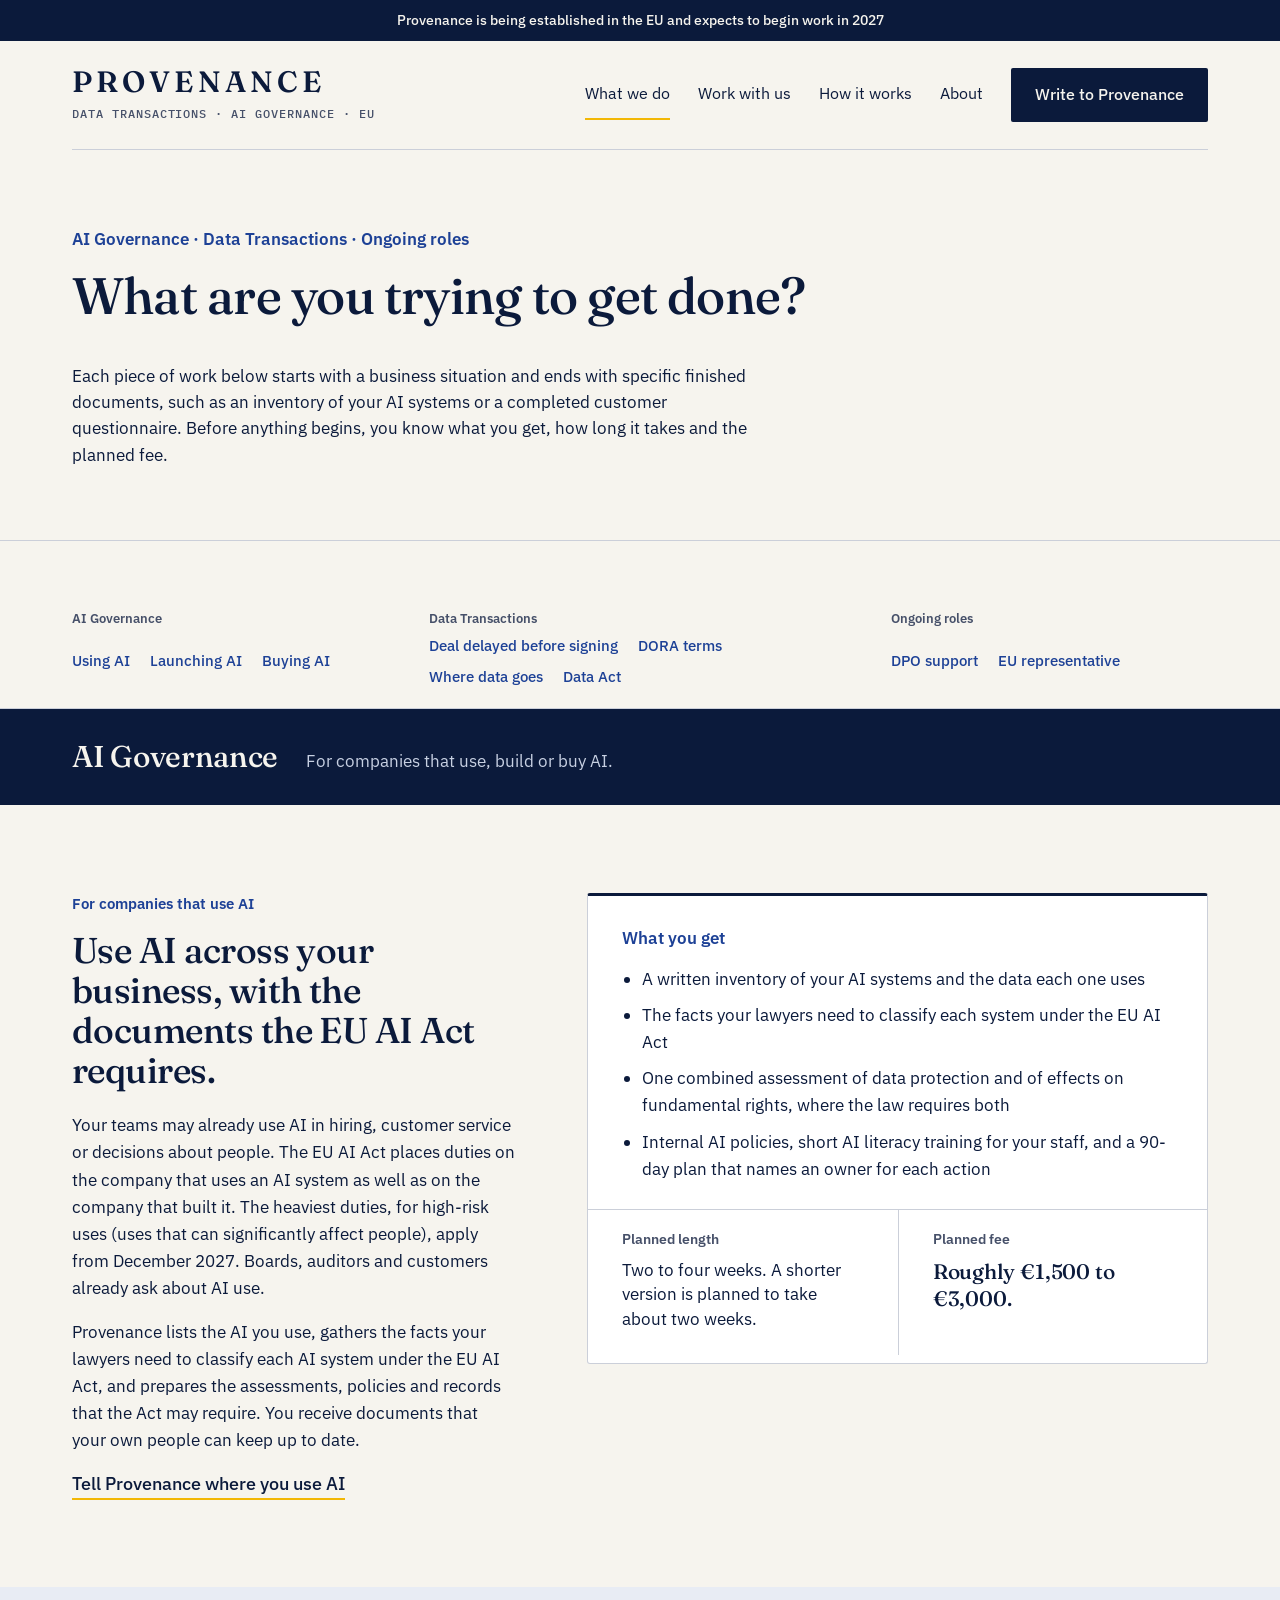
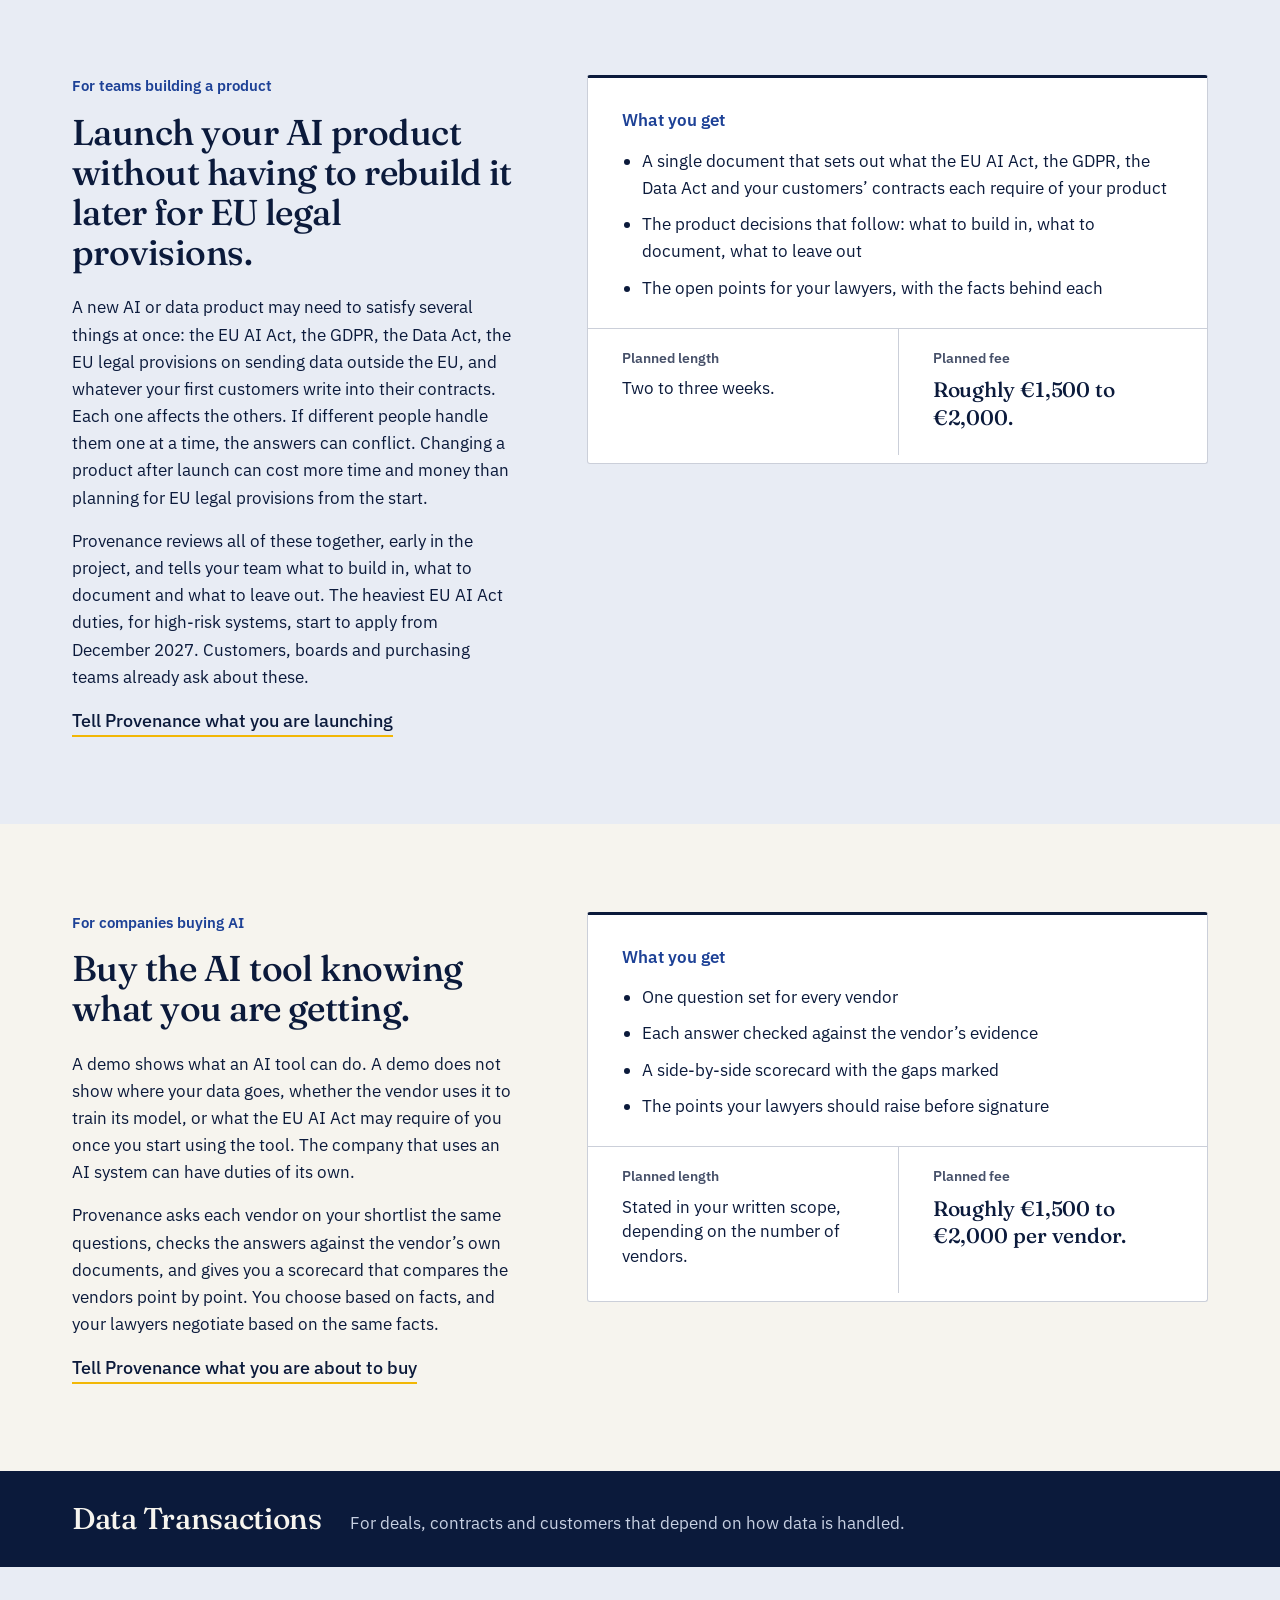
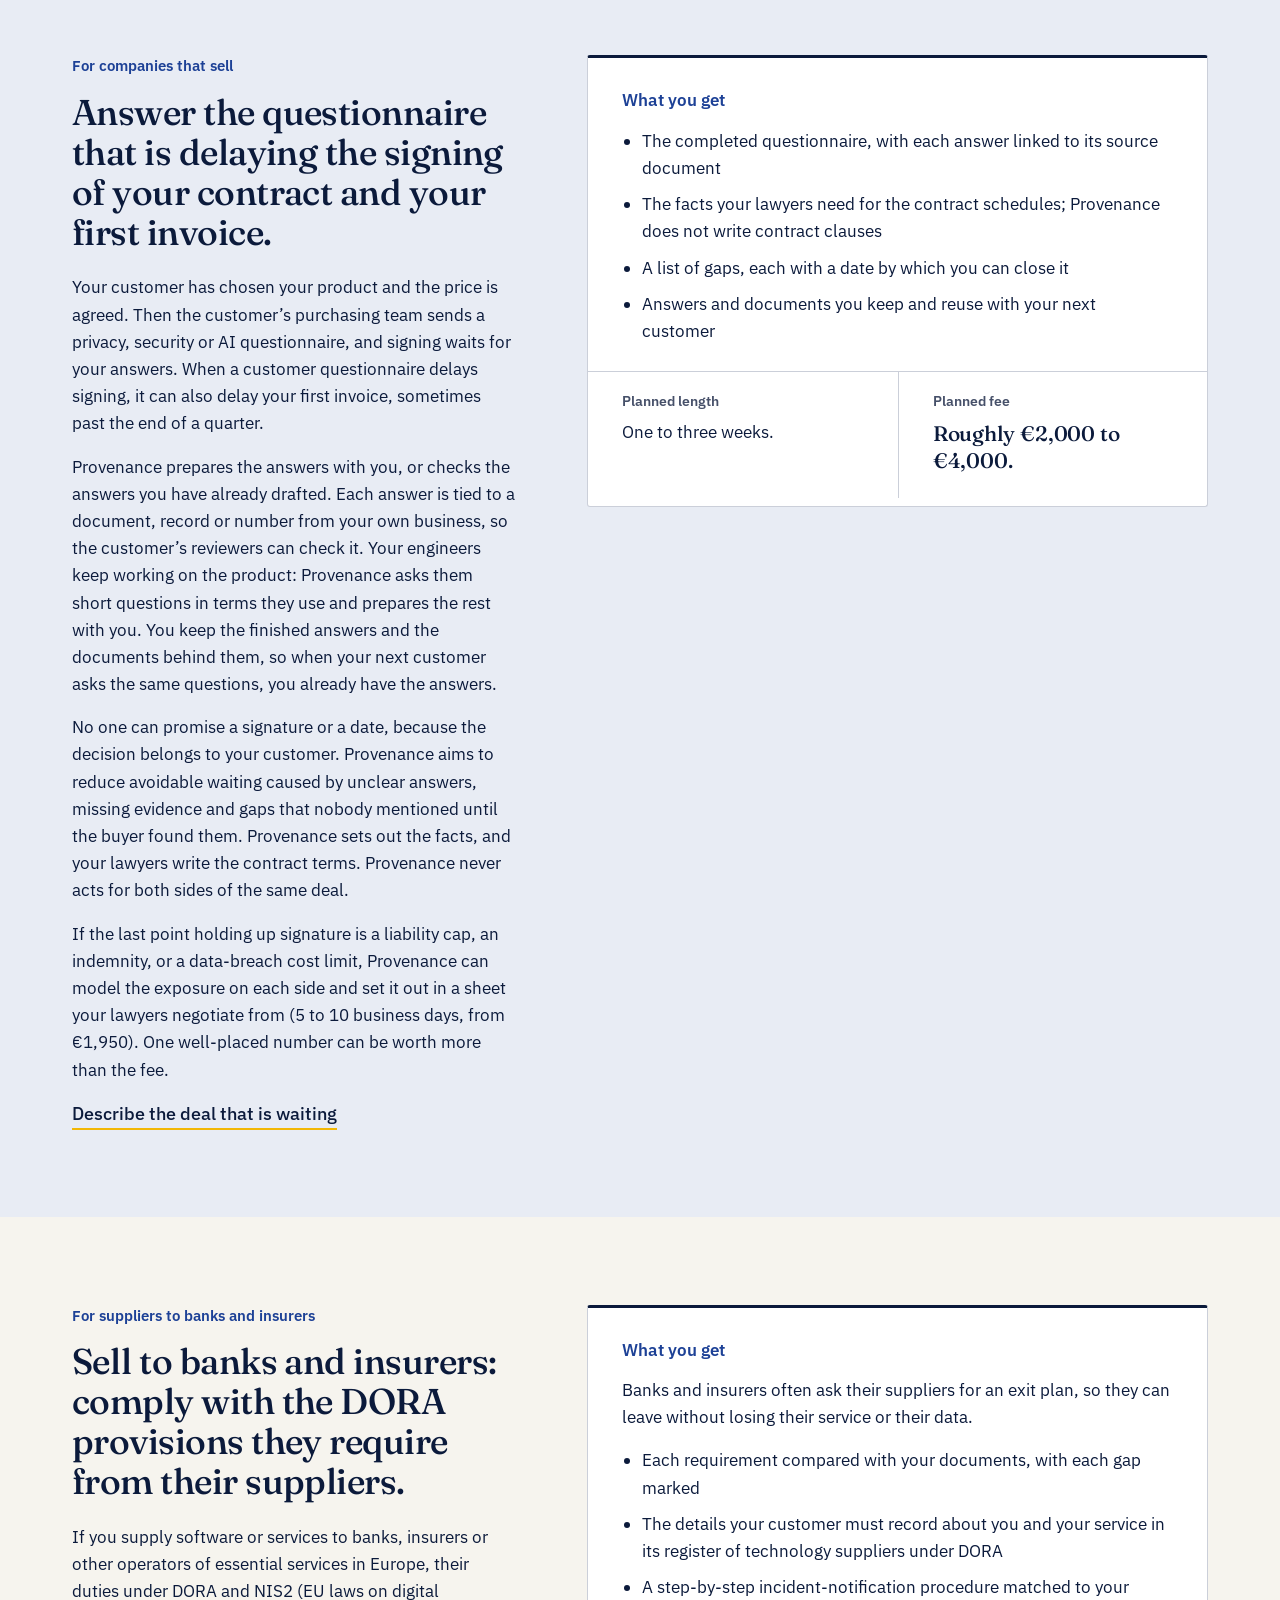
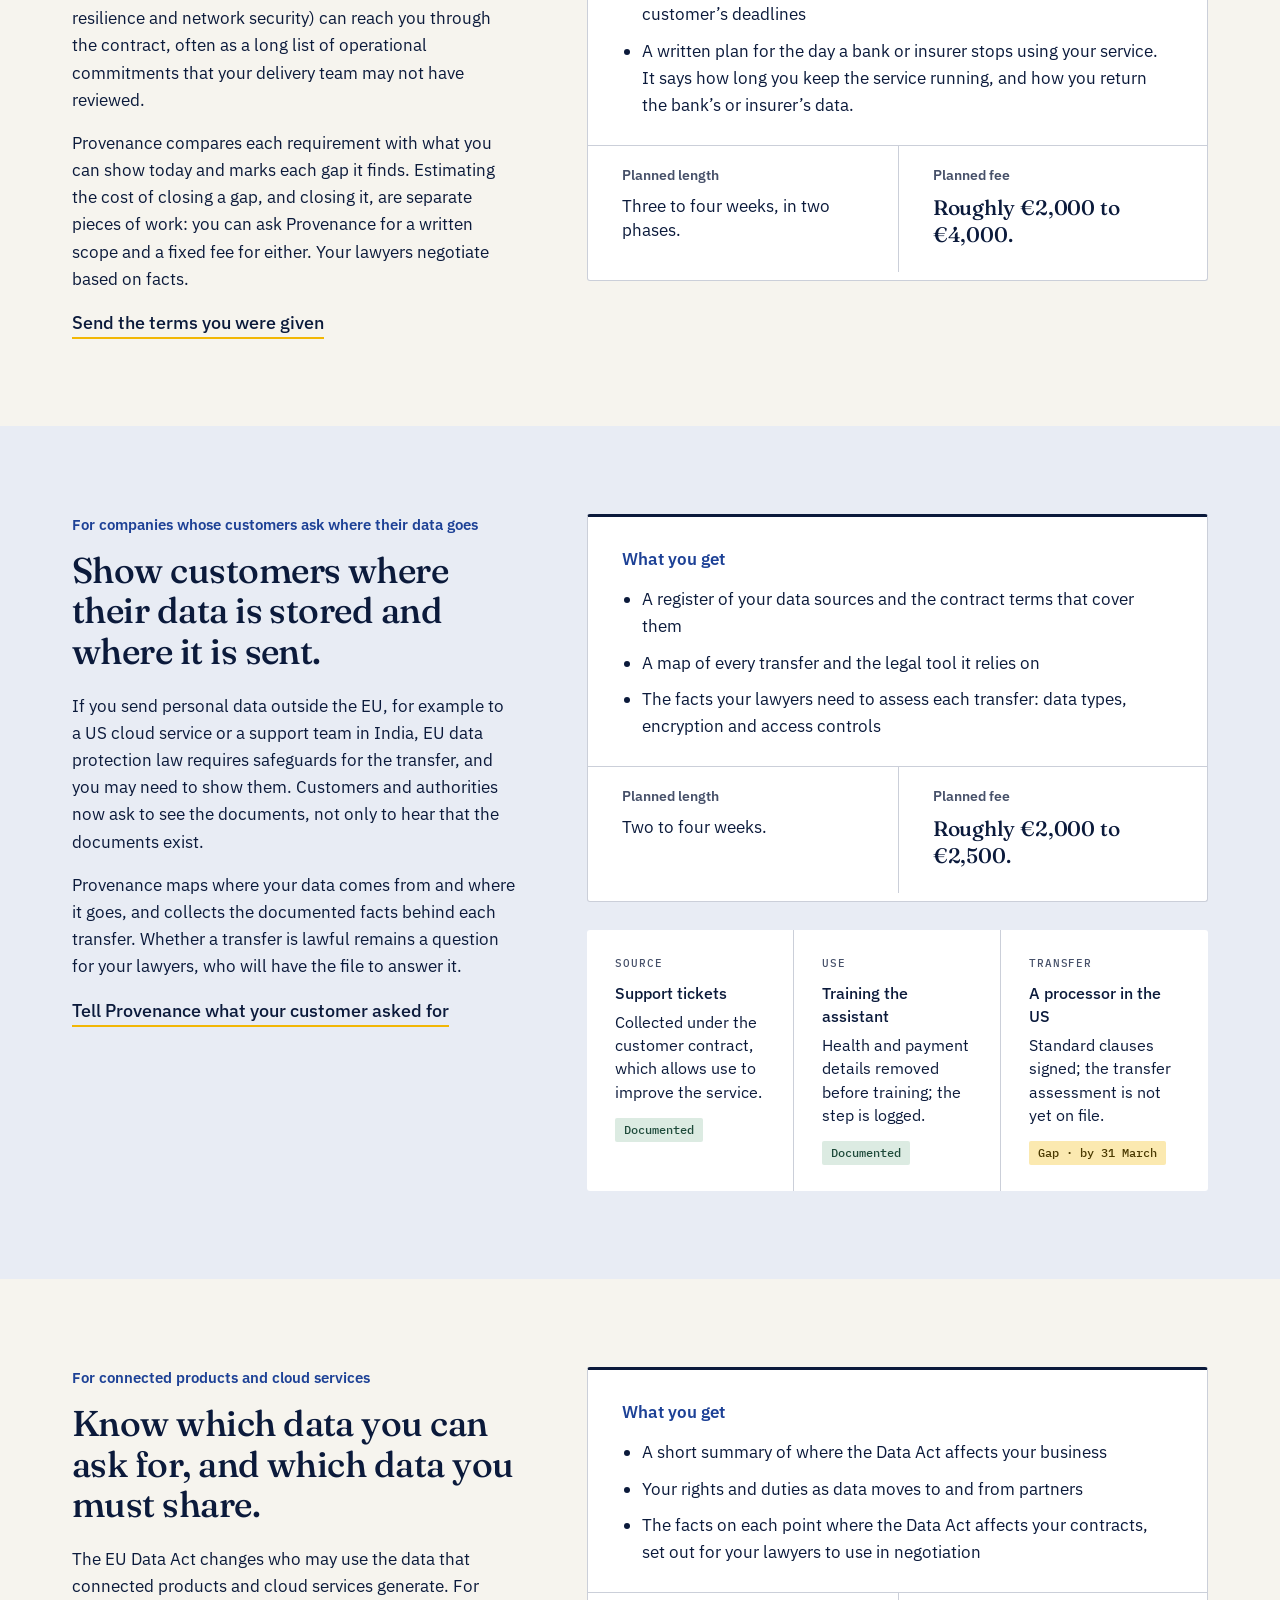
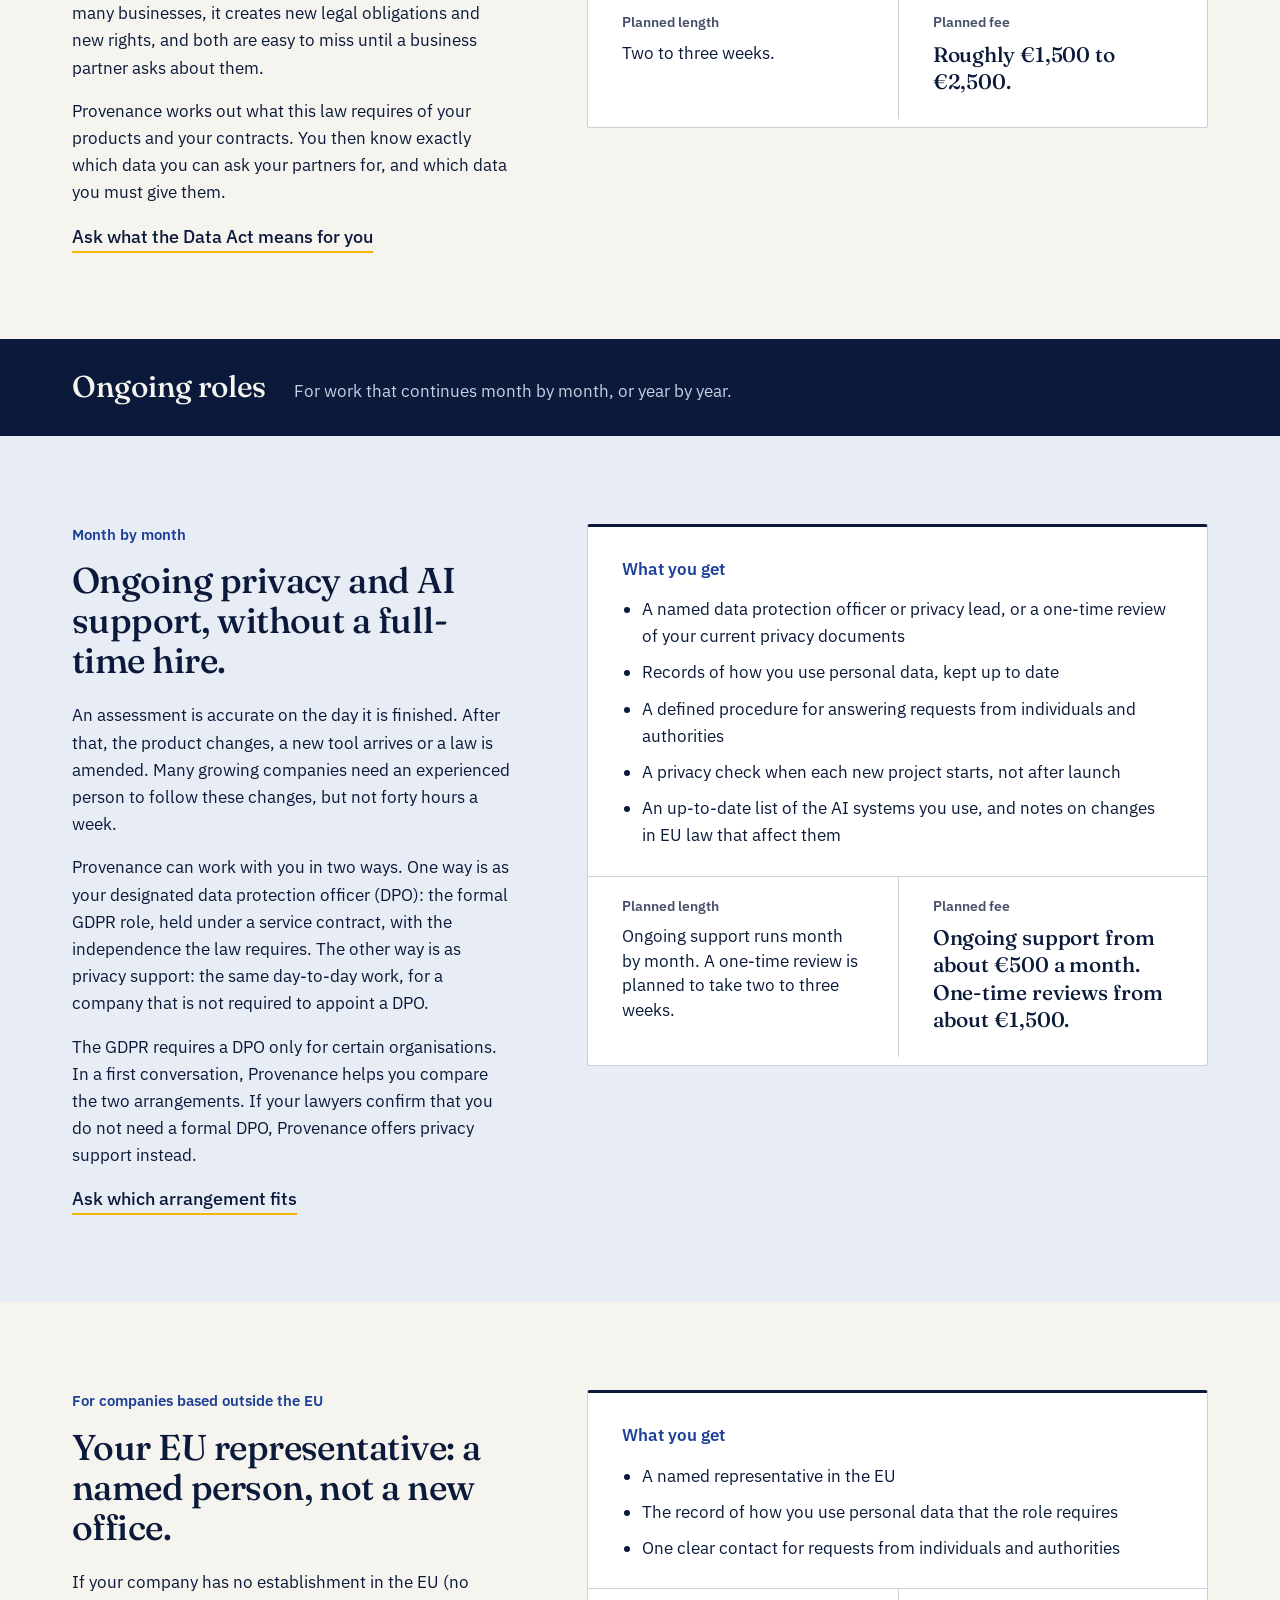
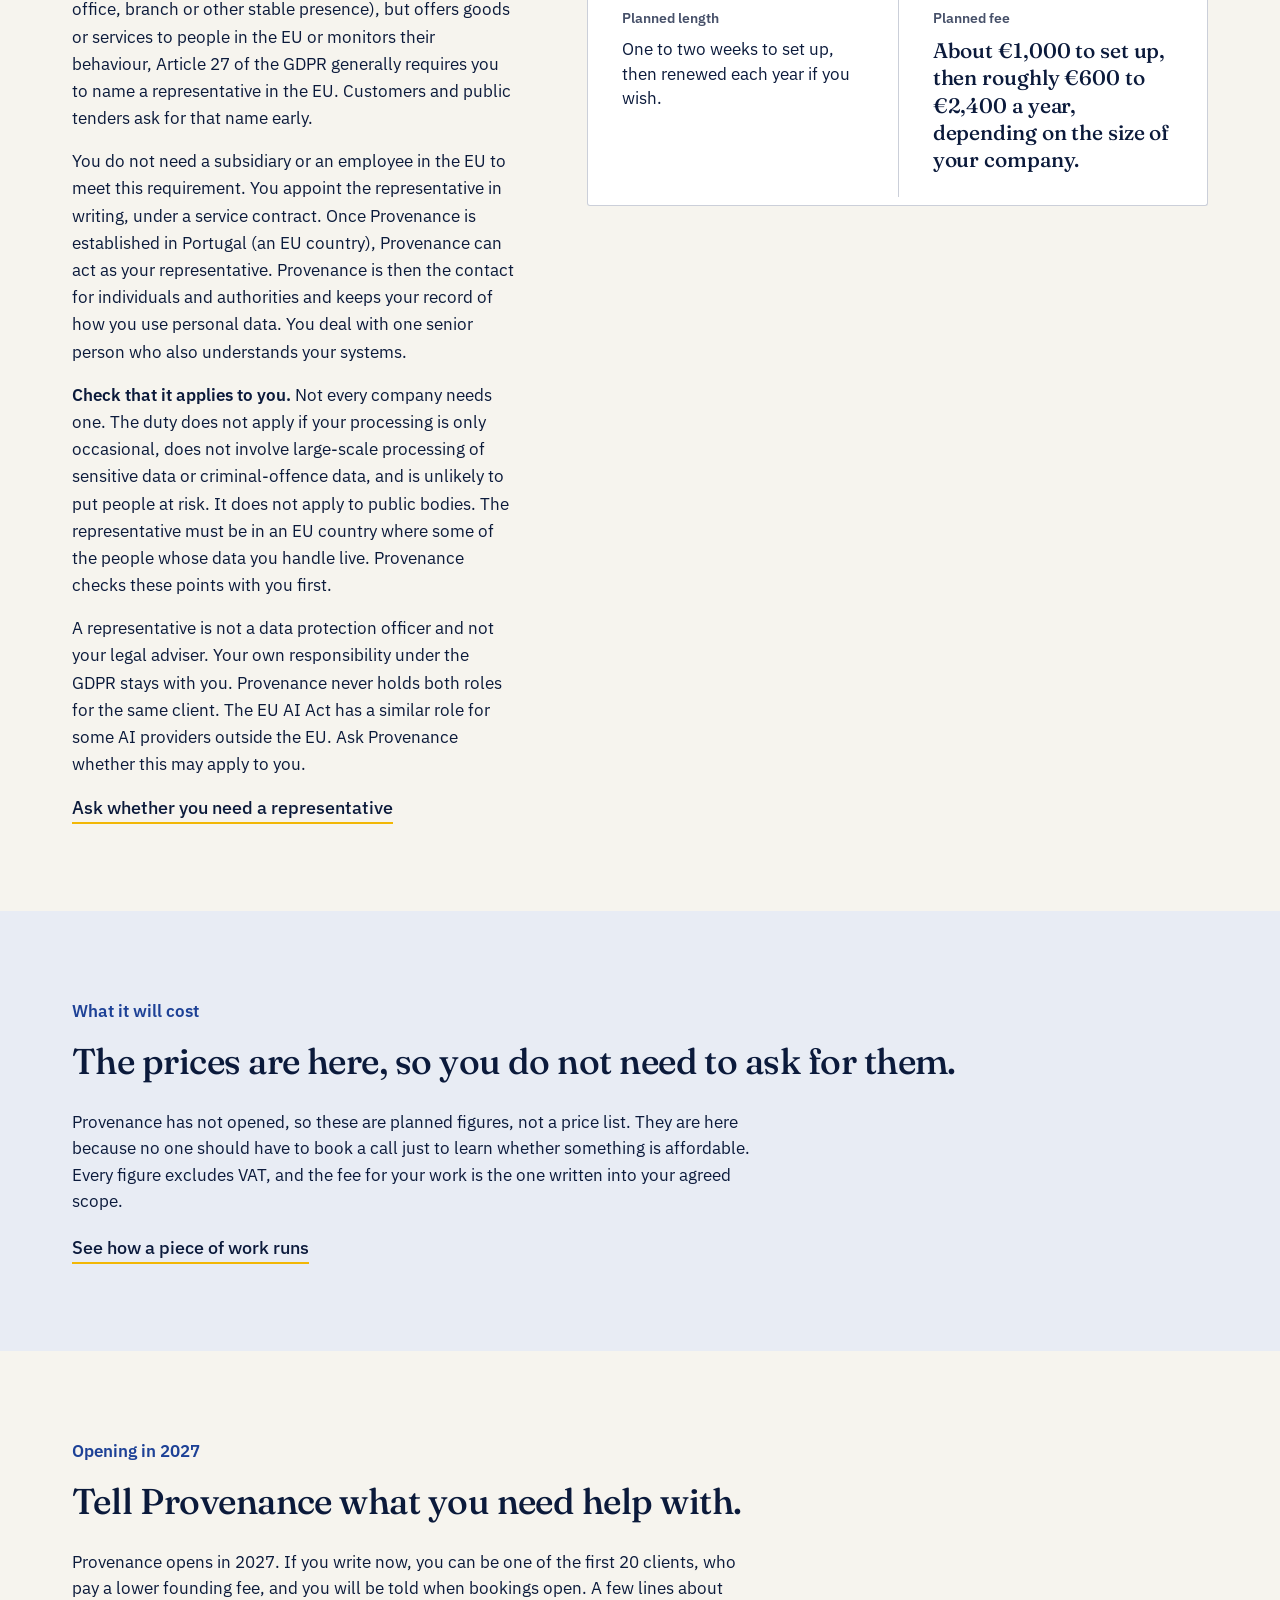
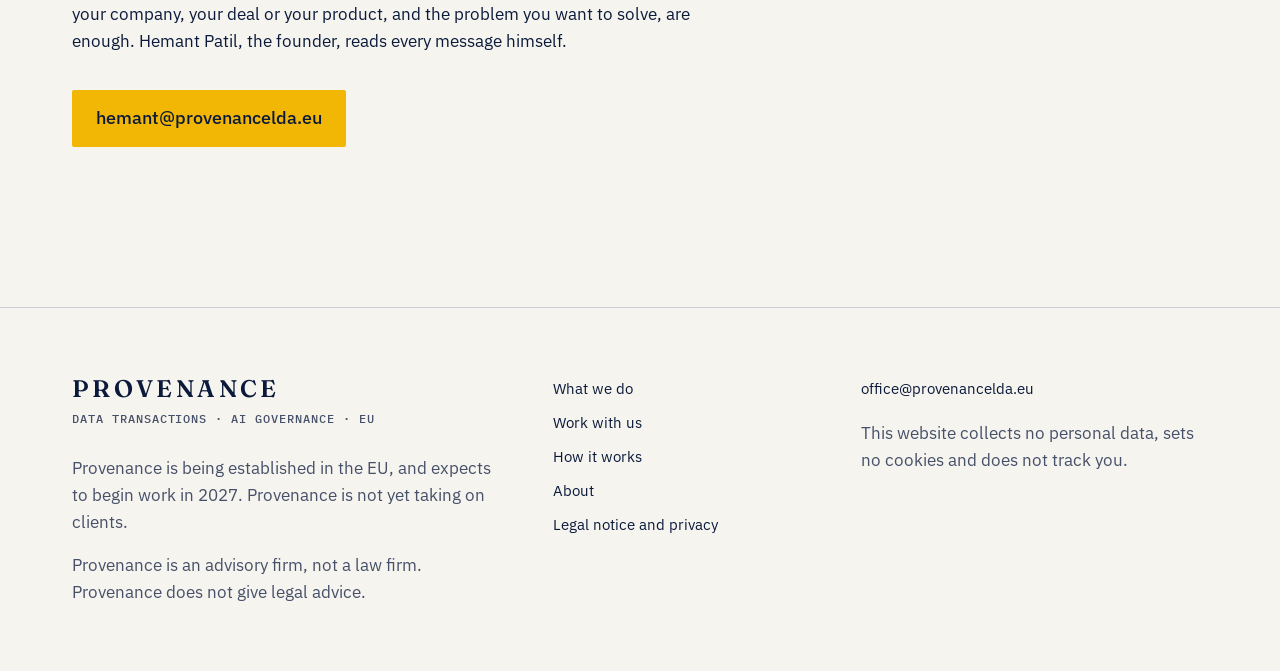
<file: services.html>
<!doctype html>
<html lang="en">
<head>
<meta charset="utf-8">
<meta name="viewport" content="width=device-width, initial-scale=1">
<title>What we do | Provenance</title>
<meta name="description" content="What Provenance does, by situation: governing the AI you use, launching or buying AI, a deal waiting on answers, DORA terms, data transfers, the Data Act, DPO support and the EU representative role. Fixed-scope work under EU law.">
<link rel="canonical" href="https://provenancelda.eu/services.html">
<meta property="og:type" content="website">
<meta property="og:title" content="What we do | Provenance">
<meta property="og:description" content="What Provenance does, by situation: governing the AI you use, launching or buying AI, a deal waiting on answers, DORA terms, data transfers, the Data Act, DPO support and the EU representative role. Fixed-scope work under EU law.">
<meta property="og:url" content="https://provenancelda.eu/services.html">
<link rel="icon" href="/favicon.svg" type="image/svg+xml">
<link rel="stylesheet" href="styles.css">
<script>document.documentElement.className+=" js"</script>
</head>
<body class="pv">
<a class="skip" href="#main">Skip to content</a>
<div class="band">Provenance is being established in the EU and expects to begin work in 2027</div>
<header><div class="wrap"><nav class="nav">
<a class="logo" href="index.html">PROVENANCE<small>Data Transactions · AI&nbsp;Governance&nbsp;·&nbsp;EU</small></a>
<button class="mtog" type="button" aria-expanded="false" aria-controls="menu">Menu</button>
<div class="menu" id="menu">
<a class="on" href="services.html">What we do</a>
<a href="partners.html">Work with us</a>
<a href="how-it-works.html">How it works</a>
<a href="about.html">About</a>
<a class="btn" href="mailto:office@provenancelda.eu?subject=A%20note%20for%20Provenance">Write to Provenance</a>
</div></nav></div></header>
<main id="main">
<section class="hero">
<div class="wrap">
<p class="eyebrow">AI Governance · Data Transactions · Ongoing roles</p>
<h1>What are you trying to get done?</h1>
<p class="lead" style="margin:40px 0 0">Each piece of work below starts with a business situation and ends with specific finished documents, such as an inventory of your AI systems or a completed customer questionnaire. Before anything begins, you know what you get, how long it takes and the planned fee.</p>
</div>
</section>

<div class="jumpbar"><div class="wrap">
<nav class="jump groups" aria-label="Pieces of work">
<div><span>AI Governance</span><a href="#ai-act">Using AI</a><a href="#ai-launch">Launching AI</a><a href="#buying-ai">Buying AI</a></div>
<div><span>Data Transactions</span><a href="#deal">Deal delayed before signing</a><a href="#dora">DORA terms</a><a href="#transfers">Where data goes</a><a href="#data-act">Data Act</a></div>
<div><span>Ongoing roles</span><a href="#gdpr">DPO support</a><a href="#representative">EU representative</a></div>
</nav>
</div></div>

<div class="grp" id="g-ai"><div class="wrap"><b>AI Governance</b><span>For companies that use, build or buy AI.</span></div></div>

<section class="sec svc" id="ai-act">
<div class="wrap split">
<div>
<p class="no">For companies that use AI</p>
<h2>Use AI across your business, with the documents the EU AI Act requires.</h2>
<p>Your teams may already use AI in hiring, customer service or decisions about people. The EU AI Act places duties on the company that uses an AI system as well as on the company that built it. The heaviest duties, for high-risk uses (uses that can significantly affect people), apply from December 2027. Boards, auditors and customers already ask about AI use.</p>
<p>Provenance lists the AI you use, gathers the facts your lawyers need to classify each AI system under the EU AI Act, and prepares the assessments, policies and records that the Act may require. You receive documents that your own people can keep up to date.</p>
<a class="go" href="mailto:office@provenancelda.eu?subject=Where%20we%20use%20AI">Tell Provenance where you use AI</a>
</div>
<div>
<div class="terms">
<p class="eyebrow">What you get</p>
<ul><li>A written inventory of your AI systems and the data each one uses</li><li>The facts your lawyers need to classify each system under the EU AI Act</li><li>One combined assessment of data protection and of effects on fundamental rights, where the law requires both</li><li>Internal AI policies, short AI literacy training for your staff, and a 90-day plan that names an owner for each action</li></ul>
<dl class="kv"><div><dt>Planned length</dt><dd>Two to four weeks. A shorter version is planned to take about two weeks.</dd></div><div><dt>Planned fee</dt><dd class="fee-v">Roughly €1,500 to €3,000.</dd></div></dl>
</div>

</div>
</div>
</section>

<section class="sec tint svc" id="ai-launch">
<div class="wrap split">
<div>
<p class="no">For teams building a product</p>
<h2>Launch your AI product without having to rebuild it later for EU legal provisions.</h2>
<p>A new AI or data product may need to satisfy several things at once: the EU AI Act, the GDPR, the Data Act, the EU legal provisions on sending data outside the EU, and whatever your first customers write into their contracts. Each one affects the others. If different people handle them one at a time, the answers can conflict. Changing a product after launch can cost more time and money than planning for EU legal provisions from the start.</p>
<p>Provenance reviews all of these together, early in the project, and tells your team what to build in, what to document and what to leave out. The heaviest EU AI Act duties, for high-risk systems, start to apply from December 2027. Customers, boards and purchasing teams already ask about these.</p>
<a class="go" href="mailto:office@provenancelda.eu?subject=An%20AI%20product%20we%20are%20launching">Tell Provenance what you are launching</a>
</div>
<div>
<div class="terms">
<p class="eyebrow">What you get</p>
<ul><li>A single document that sets out what the EU AI Act, the GDPR, the Data Act and your customers’ contracts each require of your product</li><li>The product decisions that follow: what to build in, what to document, what to leave out</li><li>The open points for your lawyers, with the facts behind each</li></ul>
<dl class="kv"><div><dt>Planned length</dt><dd>Two to three weeks.</dd></div><div><dt>Planned fee</dt><dd class="fee-v">Roughly €1,500 to €2,000.</dd></div></dl>
</div>

</div>
</div>
</section>

<section class="sec svc" id="buying-ai">
<div class="wrap split">
<div>
<p class="no">For companies buying AI</p>
<h2>Buy the AI tool knowing what you are getting.</h2>
<p>A demo shows what an AI tool can do. A demo does not show where your data goes, whether the vendor uses it to train its model, or what the EU AI Act may require of you once you start using the tool. The company that uses an AI system can have duties of its own.</p>
<p>Provenance asks each vendor on your shortlist the same questions, checks the answers against the vendor’s own documents, and gives you a scorecard that compares the vendors point by point. You choose based on facts, and your lawyers negotiate based on the same facts.</p>
<a class="go" href="mailto:office@provenancelda.eu?subject=An%20AI%20tool%20we%20are%20about%20to%20buy">Tell Provenance what you are about to buy</a>
</div>
<div>
<div class="terms">
<p class="eyebrow">What you get</p>
<ul><li>One question set for every vendor</li><li>Each answer checked against the vendor’s evidence</li><li>A side-by-side scorecard with the gaps marked</li><li>The points your lawyers should raise before signature</li></ul>
<dl class="kv"><div><dt>Planned length</dt><dd>Stated in your written scope, depending on the number of vendors.</dd></div><div><dt>Planned fee</dt><dd class="fee-v">Roughly €1,500 to €2,000 per vendor.</dd></div></dl>
</div>

</div>
</div>
</section>

<div class="grp" id="g-data"><div class="wrap"><b>Data Transactions</b><span>For deals, contracts and customers that depend on how data is handled.</span></div></div>

<section class="sec tint svc" id="deal">
<div class="wrap split">
<div>
<p class="no">For companies that sell</p>
<h2>Answer the questionnaire that is delaying the signing of your contract and your first invoice.</h2>
<p>Your customer has chosen your product and the price is agreed. Then the customer’s purchasing team sends a privacy, security or AI questionnaire, and signing waits for your answers. When a customer questionnaire delays signing, it can also delay your first invoice, sometimes past the end of a quarter.</p>
<p>Provenance prepares the answers with you, or checks the answers you have already drafted. Each answer is tied to a document, record or number from your own business, so the customer’s reviewers can check it. Your engineers keep working on the product: Provenance asks them short questions in terms they use and prepares the rest with you. You keep the finished answers and the documents behind them, so when your next customer asks the same questions, you already have the answers.</p>
<p>No one can promise a signature or a date, because the decision belongs to your customer. Provenance aims to reduce avoidable waiting caused by unclear answers, missing evidence and gaps that nobody mentioned until the buyer found them. Provenance sets out the facts, and your lawyers write the contract terms. Provenance never acts for both sides of the same deal.</p>
<p>If the last point holding up signature is a liability cap, an indemnity, or a data-breach cost limit, Provenance can model the exposure on each side and set it out in a sheet your lawyers negotiate from (5 to 10 business days, from €1,950). One well-placed number can be worth more than the fee.</p>
<a class="go" href="mailto:office@provenancelda.eu?subject=A%20deal%20that%20is%20waiting">Describe the deal that is waiting</a>
</div>
<div>
<div class="terms">
<p class="eyebrow">What you get</p>
<ul><li>The completed questionnaire, with each answer linked to its source document</li><li>The facts your lawyers need for the contract schedules; Provenance does not write contract clauses</li><li>A list of gaps, each with a date by which you can close it</li><li>Answers and documents you keep and reuse with your next customer</li></ul>
<dl class="kv"><div><dt>Planned length</dt><dd>One to three weeks.</dd></div><div><dt>Planned fee</dt><dd class="fee-v">Roughly €2,000 to €4,000.</dd></div></dl>
</div>

</div>
</div>
</section>

<section class="sec svc" id="dora">
<div class="wrap split">
<div>
<p class="no">For suppliers to banks and insurers</p>
<h2>Sell to banks and insurers: comply with the DORA provisions they require from their suppliers.</h2>
<p>If you supply software or services to banks, insurers or other operators of essential services in Europe, their duties under DORA and NIS2 (EU laws on digital resilience and network security) can reach you through the contract, often as a long list of operational commitments that your delivery team may not have reviewed.</p>
<p>Provenance compares each requirement with what you can show today and marks each gap it finds. Estimating the cost of closing a gap, and closing it, are separate pieces of work: you can ask Provenance for a written scope and a fixed fee for either. Your lawyers negotiate based on facts.</p>
<a class="go" href="mailto:office@provenancelda.eu?subject=DORA%20terms%20we%20were%20given">Send the terms you were given</a>
</div>
<div>
<div class="terms">
<p class="eyebrow">What you get</p>
<p>Banks and insurers often ask their suppliers for an exit plan, so they can leave without losing their service or their data.</p>
<ul><li>Each requirement compared with your documents, with each gap marked</li><li>The details your customer must record about you and your service in its register of technology suppliers under DORA</li><li>A step-by-step incident-notification procedure matched to your customer’s deadlines</li><li>A written plan for the day a bank or insurer stops using your service. It says how long you keep the service running, and how you return the bank’s or insurer’s data.</li></ul>
<dl class="kv"><div><dt>Planned length</dt><dd>Three to four weeks, in two phases.</dd></div><div><dt>Planned fee</dt><dd class="fee-v">Roughly €2,000 to €4,000.</dd></div></dl>
</div>

</div>
</div>
</section>

<section class="sec tint svc" id="transfers">
<div class="wrap split">
<div>
<p class="no">For companies whose customers ask where their data goes</p>
<h2>Show customers where their data is stored and where it is sent.</h2>
<p>If you send personal data outside the EU, for example to a US cloud service or a support team in India, EU data protection law requires safeguards for the transfer, and you may need to show them. Customers and authorities now ask to see the documents, not only to hear that the documents exist.</p>
<p>Provenance maps where your data comes from and where it goes, and collects the documented facts behind each transfer. Whether a transfer is lawful remains a question for your lawyers, who will have the file to answer it.</p>
<a class="go" href="mailto:office@provenancelda.eu?subject=Showing%20where%20our%20data%20goes">Tell Provenance what your customer asked for</a>
</div>
<div>
<div class="terms">
<p class="eyebrow">What you get</p>
<ul><li>A register of your data sources and the contract terms that cover them</li><li>A map of every transfer and the legal tool it relies on</li><li>The facts your lawyers need to assess each transfer: data types, encryption and access controls</li></ul>
<dl class="kv"><div><dt>Planned length</dt><dd>Two to four weeks.</dd></div><div><dt>Planned fee</dt><dd class="fee-v">Roughly €2,000 to €2,500.</dd></div></dl>
</div>
<div class="trail" style="margin-top:28px">
<div><b>Source</b><strong>Support tickets</strong>Collected under the customer contract, which allows use to improve the service.<br><span class="chip y">Documented</span></div>
<div><b>Use</b><strong>Training the assistant</strong>Health and payment details removed before training; the step is logged.<br><span class="chip y">Documented</span></div>
<div><b>Transfer</b><strong>A processor in the US</strong>Standard clauses signed; the transfer assessment is not yet on file.<br><span class="chip p">Gap · by 31 March</span></div>
</div>
</div>
</div>
</section>

<section class="sec svc" id="data-act">
<div class="wrap split">
<div>
<p class="no">For connected products and cloud services</p>
<h2>Know which data you can ask for, and which data you must share.</h2>
<p>The EU Data Act changes who may use the data that connected products and cloud services generate. For many businesses, it creates new legal obligations and new rights, and both are easy to miss until a business partner asks about them.</p>
<p>Provenance works out what this law requires of your products and your contracts. You then know exactly which data you can ask your partners for, and which data you must give them.</p>
<a class="go" href="mailto:office@provenancelda.eu?subject=The%20Data%20Act%20and%20our%20data">Ask what the Data Act means for you</a>
</div>
<div>
<div class="terms">
<p class="eyebrow">What you get</p>
<ul><li>A short summary of where the Data Act affects your business</li><li>Your rights and duties as data moves to and from partners</li><li>The facts on each point where the Data Act affects your contracts, set out for your lawyers to use in negotiation</li></ul>
<dl class="kv"><div><dt>Planned length</dt><dd>Two to three weeks.</dd></div><div><dt>Planned fee</dt><dd class="fee-v">Roughly €1,500 to €2,500.</dd></div></dl>
</div>

</div>
</div>
</section>

<div class="grp" id="g-roles"><div class="wrap"><b>Ongoing roles</b><span>For work that continues month by month, or year by year.</span></div></div>

<section class="sec tint svc" id="gdpr">
<div class="wrap split">
<div>
<p class="no">Month by month</p>
<h2>Ongoing privacy and AI support, without a full-time hire.</h2>
<p>An assessment is accurate on the day it is finished. After that, the product changes, a new tool arrives or a law is amended. Many growing companies need an experienced person to follow these changes, but not forty hours a week.</p>
<p>Provenance can work with you in two ways. One way is as your designated data protection officer (DPO): the formal GDPR role, held under a service contract, with the independence the law requires. The other way is as privacy support: the same day-to-day work, for a company that is not required to appoint a DPO.</p>
<p>The GDPR requires a DPO only for certain organisations. In a first conversation, Provenance helps you compare the two arrangements. If your lawyers confirm that you do not need a formal DPO, Provenance offers privacy support instead.</p>
<a class="go" href="mailto:office@provenancelda.eu?subject=DPO%20or%20privacy%20support">Ask which arrangement fits</a>
</div>
<div>
<div class="terms">
<p class="eyebrow">What you get</p>
<ul><li>A named data protection officer or privacy lead, or a one-time review of your current privacy documents</li><li>Records of how you use personal data, kept up to date</li><li>A defined procedure for answering requests from individuals and authorities</li><li>A privacy check when each new project starts, not after launch</li><li>An up-to-date list of the AI systems you use, and notes on changes in EU law that affect them</li></ul>
<dl class="kv"><div><dt>Planned length</dt><dd>Ongoing support runs month by month. A one-time review is planned to take two to three weeks.</dd></div><div><dt>Planned fee</dt><dd class="fee-v">Ongoing support from about €500 a month. One-time reviews from about €1,500.</dd></div></dl>
</div>

</div>
</div>
</section>

<section class="sec svc" id="representative">
<div class="wrap split">
<div>
<p class="no">For companies based outside the EU</p>
<h2>Your EU representative: a named person, not a new office.</h2>
<p>If your company has no establishment in the EU (no office, branch or other stable presence), but offers goods or services to people in the EU or monitors their behaviour, Article 27 of the GDPR generally requires you to name a representative in the EU. Customers and public tenders ask for that name early.</p>
<p>You do not need a subsidiary or an employee in the EU to meet this requirement. You appoint the representative in writing, under a service contract. Once Provenance is established in Portugal (an EU country), Provenance can act as your representative. Provenance is then the contact for individuals and authorities and keeps your record of how you use personal data. You deal with one senior person who also understands your systems.</p>
<p><b>Check that it applies to you.</b> Not every company needs one. The duty does not apply if your processing is only occasional, does not involve large-scale processing of sensitive data or criminal-offence data, and is unlikely to put people at risk. It does not apply to public bodies. The representative must be in an EU country where some of the people whose data you handle live. Provenance checks these points with you first.</p>
<p>A representative is not a data protection officer and not your legal adviser. Your own responsibility under the GDPR stays with you. Provenance never holds both roles for the same client. The EU AI Act has a similar role for some AI providers outside the EU. Ask Provenance whether this may apply to you.</p>
<a class="go" href="mailto:office@provenancelda.eu?subject=Do%20we%20need%20an%20EU%20representative">Ask whether you need a representative</a>
</div>
<div>
<div class="terms">
<p class="eyebrow">What you get</p>
<ul><li>A named representative in the EU</li><li>The record of how you use personal data that the role requires</li><li>One clear contact for requests from individuals and authorities</li></ul>
<dl class="kv"><div><dt>Planned length</dt><dd>One to two weeks to set up, then renewed each year if you wish.</dd></div><div><dt>Planned fee</dt><dd class="fee-v">About €1,000 to set up, then roughly €600 to €2,400 a year, depending on the size of your company.</dd></div></dl>
</div>

</div>
</div>
</section>

<section class="sec tint">
<div class="wrap">
<p class="eyebrow">What it will cost</p>
<h2>The prices are here, so you do not need to ask for them.</h2>
<p class="lead" style="margin:28px 0 20px">Provenance has not opened, so these are planned figures, not a price list. They are here because no one should have to book a call just to learn whether something is affordable. Every figure excludes VAT, and the fee for your work is the one written into your agreed scope.</p>
<a class="go" href="how-it-works.html">See how a piece of work runs</a>
</div>
</section>

<section class="sec">
<div class="wrap">
<p class="eyebrow">Opening in 2027</p>
<h2>Tell Provenance what you need help with.</h2>
<p class="lead" style="margin:28px 0 36px">Provenance opens in 2027. If you write now, you can be one of the first 20 clients, who pay a lower founding fee, and you will be told when bookings open. A few lines about your company, your deal or your product, and the problem you want to solve, are enough. Hemant Patil, the founder, reads every message himself.</p>
<div class="row"><a class="btn sun" href="mailto:hemant@provenancelda.eu?subject=A%20note%20for%20Provenance">hemant@provenancelda.eu</a></div>
</div>
</section>
</main>
<footer class="foot"><div class="wrap"><div class="cols">
<div>
<a class="logo" href="index.html">PROVENANCE<small>Data Transactions · AI&nbsp;Governance&nbsp;·&nbsp;EU</small></a>
<p style="margin-top:22px">Provenance is being established in the EU, and expects to begin work in 2027. Provenance is not yet taking on clients.</p>
<p>Provenance is an advisory firm, not a law firm. Provenance does not give legal advice.</p>
</div>
<div>
<a href="services.html">What we do</a>
<a href="partners.html">Work with us</a>
<a href="how-it-works.html">How it works</a>
<a href="about.html">About</a>
<a href="notice.html">Legal notice and privacy</a>
</div>
<div>
<a href="mailto:office@provenancelda.eu?subject=A%20note%20for%20Provenance">office@provenancelda.eu</a>
<p style="margin-top:14px">This website collects no personal data, sets no cookies and does not track you.</p>
</div>
</div></div></footer>
<script>(function(){var b=document.querySelector('.mtog'),n=document.querySelector('.nav');if(!b||!n)return;b.addEventListener('click',function(){var o=n.classList.toggle('open');b.setAttribute('aria-expanded',o?'true':'false');b.textContent=o?'Close':'Menu';});document.addEventListener('keydown',function(e){if(e.key==='Escape'&&n.classList.contains('open')){n.classList.remove('open');b.setAttribute('aria-expanded','false');b.textContent='Menu';b.focus();}});})();</script>
</body>
</html>
</file>
<file: styles.css>
@font-face{font-family:'Fraunces';font-style:normal;font-weight:100 900;font-display:swap;font-optical-sizing:auto;src:url(fonts/fraunces.woff2) format('woff2')}
@font-face{font-family:'IBM Plex Sans';font-style:normal;font-weight:400;font-display:swap;src:url(fonts/plex-sans-400.woff2) format('woff2')}
@font-face{font-family:'IBM Plex Sans';font-style:normal;font-weight:500;font-display:swap;src:url(fonts/plex-sans-500.woff2) format('woff2')}
@font-face{font-family:'IBM Plex Sans';font-style:normal;font-weight:600;font-display:swap;src:url(fonts/plex-sans-600.woff2) format('woff2')}
@font-face{font-family:'IBM Plex Mono';font-style:normal;font-weight:400;font-display:swap;src:url(fonts/plex-mono-400.woff2) format('woff2')}
@font-face{font-family:'IBM Plex Mono';font-style:normal;font-weight:500;font-display:swap;src:url(fonts/plex-mono-500.woff2) format('woff2')}
body{margin:0}
.pv{--paper:#F6F4EE;--ink:#0B1A3B;--blue:#1D4196;--mute:#465069;--rule:#CBCFD9;--sun:#F2B705;--tint:#E8ECF4;background:var(--paper);color:var(--ink);font-family:'IBM Plex Sans',system-ui,sans-serif;font-size:18px;line-height:1.6;-webkit-font-smoothing:antialiased;overflow-x:hidden}
.pv *{box-sizing:border-box}
.pv a{color:inherit;text-underline-offset:4px;text-decoration-thickness:1.5px}
.pv a:hover{text-decoration-color:var(--sun)}
.pv a:focus-visible{outline:2px solid var(--blue);outline-offset:3px;border-radius:2px}
.wrap{max-width:1200px;margin:0 auto;padding:0 32px}
.band{background:var(--ink);color:var(--paper);font:500 13px/1.5 'IBM Plex Mono',monospace;letter-spacing:.03em;padding:10px 0;text-align:center}
.nav{display:flex;flex-wrap:wrap;align-items:center;justify-content:space-between;gap:12px 32px;padding:26px 0;border-bottom:1px solid var(--rule)}
.logo{font:600 23px/1 'Fraunces',serif;letter-spacing:.16em;text-decoration:none}
.logo small{display:block;font:500 12px/1.4 'IBM Plex Mono',monospace;letter-spacing:.08em;color:var(--mute);margin-top:9px;text-transform:uppercase}
.menu{display:flex;flex-wrap:wrap;gap:4px 28px;align-items:center;font-size:16px}
.menu a{text-decoration:none;padding:11px 0;border-bottom:2px solid transparent}
.menu a:hover,.menu a.on{border-bottom-color:var(--sun)}
.pv .btn{display:inline-block;background:var(--ink);color:var(--paper);text-decoration:none;padding:14px 24px;font-weight:500;border-radius:2px;border:0;transition:background .2s}
.pv .btn:hover{background:var(--blue)}
.pv .btn.alt{background:transparent;color:var(--ink);box-shadow:inset 0 0 0 1.5px var(--ink)}
.pv .btn.alt:hover{background:var(--tint)}
.pv .btn.sun{background:var(--sun);color:var(--ink)}
.pv .btn.sun:hover{background:#FFD23F}
.eyebrow{font:500 13px/1.5 'IBM Plex Mono',monospace;letter-spacing:.08em;text-transform:uppercase;color:var(--blue);margin:0 0 28px}
.pv h1,.pv h2,.pv h3{font-family:'Fraunces',serif;font-weight:500;margin:0;letter-spacing:-.015em}
.pv h1{font-size:clamp(46px,7.4vw,108px);line-height:1}
.pv h1 span{display:block}
.pv h1 span+span{padding-left:.9em}
.pv h2{font-size:clamp(30px,3.7vw,50px);line-height:1.08}
.pv h3{font-size:27px;line-height:1.2}
.pv mark{background:linear-gradient(transparent 58%,var(--sun) 58%,var(--sun) 88%,transparent 88%);color:inherit;padding:0 .04em}
.lead{font-size:clamp(19px,1.75vw,23px);line-height:1.55;max-width:35em;margin:0}
.pv p{margin:0 0 18px;max-width:40em}
.sec{padding:96px 0}
.hero{padding:84px 0 96px}
.hero .lead{margin:44px 0 40px}
.row{display:flex;flex-wrap:wrap;gap:14px}
.split{display:grid;grid-template-columns:minmax(0,5fr) minmax(0,7fr);gap:72px;align-items:start}
.three{display:grid;grid-template-columns:repeat(3,minmax(0,1fr));border-top:1.5px solid var(--ink);margin-top:56px}
.sit{padding:30px 32px 34px 0;border-right:1px solid var(--rule);display:flex;flex-direction:column;gap:16px}
.sit+.sit{padding-left:32px}
.sit:last-child{border-right:0;padding-right:0}
.sit p{font-size:17px;margin:0;flex:1}
.no{font:500 13px/1 'IBM Plex Mono',monospace;letter-spacing:.06em;color:var(--blue)}
.go{font-weight:500;text-decoration:none;border-bottom:2px solid var(--sun);align-self:flex-start;padding-bottom:3px}
.tint{background:var(--tint)}
.dark{background:var(--ink);color:var(--paper)}
.dark .eyebrow{color:var(--sun)}
.dark p{color:#D9DFEC}
.idx{background:#fff;color:var(--ink);border-radius:3px;font-size:17px;line-height:1.45}
.idx .hd,.idx .r{display:grid;grid-template-columns:minmax(0,5fr) minmax(0,4fr) minmax(0,5fr) minmax(0,3fr);gap:28px;padding:22px 32px;align-items:start}
.idx .hd{font:500 11px/1.4 'IBM Plex Mono',monospace;letter-spacing:.08em;text-transform:uppercase;color:var(--mute);border-bottom:1px solid var(--rule)}
.idx .r+.r{border-top:1px solid var(--tint)}
.idx b{font-weight:500}
.ok,.gap{display:inline-block;font:500 12px/1 'IBM Plex Mono',monospace;padding:6px 9px;border-radius:2px;margin-top:8px}
.ok{background:#DCEBE2;color:#1E4A3A}
.gap{background:#FBE9B0;color:#4A3900}
.ok,.gap{margin-top:0}
.pv .cap{font:400 13px/1.5 'IBM Plex Mono',monospace;color:#B3BCD0;margin:18px 0 0;max-width:none}
.big{font:500 clamp(26px,3vw,40px)/1.2 'Fraunces',serif;letter-spacing:-.01em;margin:0 0 22px;max-width:22em}
.foot{padding:64px 0 48px;font-size:15px;border-top:1px solid var(--rule)}
.foot .cols{display:grid;grid-template-columns:minmax(0,5fr) minmax(0,3fr) minmax(0,4fr);gap:48px}
.foot p{font-size:15px;color:var(--mute);margin:0 0 10px}
.foot a{display:block;text-decoration:none;padding:5px 0}
.foot a:hover{text-decoration:underline}
@media(max-width:860px){
.wrap{padding:0 20px}
.sec{padding:64px 0}.hero{padding:52px 0 64px}
.split,.foot .cols{grid-template-columns:minmax(0,1fr);gap:40px}
.three{grid-template-columns:minmax(0,1fr)}
.sit,.sit+.sit{padding:28px 0;border-right:0;border-bottom:1px solid var(--rule)}
.pv h1 span+span{padding-left:0}
.idx .hd{display:none}
.idx .r{grid-template-columns:minmax(0,1fr);gap:8px;padding:20px}
.menu{gap:0 14px;font-size:15px}.menu .btn{padding:9px 14px;font-size:14px}
}
@media(prefers-reduced-motion:reduce){.pv *{transition:none!important}}
.pv h1{font-size:clamp(44px,6.6vw,96px);line-height:1}
.hero{padding:84px 0 88px}
.hero .lead{margin:44px 0 0}
.no{font:500 13px/1.9 'IBM Plex Mono',monospace;letter-spacing:.06em;color:var(--blue)}
.go{font-weight:500;text-decoration:none;border-bottom:2px solid var(--sun);padding-bottom:3px}
.entry{display:grid;grid-template-columns:64px minmax(0,5fr) minmax(0,6fr);gap:24px 44px;padding:48px 0;border-top:1px solid var(--rule)}
.entry.first{border-top:1.5px solid var(--ink)}
.entry h3{margin-bottom:16px}
.entry p{font-size:17px}
.facts{margin:0;font-size:16px}
.facts dt{font:500 11px/1.4 'IBM Plex Mono',monospace;letter-spacing:.08em;text-transform:uppercase;color:var(--blue);margin:0 0 8px}
.facts dd{margin:0 0 24px}
.facts ul{margin:0;padding-left:18px}
.facts li{margin-bottom:7px}
.fee{border:1.5px solid var(--ink);padding:36px 40px;background:#fff;border-radius:3px}
.fee p{font-size:17px}
.fee p:last-child{margin:0}
.note{font-size:15px;color:var(--mute)}
@media(max-width:860px){
.wrap{padding:0 20px}
.sec{padding:64px 0}.hero{padding:52px 0 60px}
.split,.foot .cols{grid-template-columns:minmax(0,1fr);gap:36px}
.entry{grid-template-columns:minmax(0,1fr);gap:10px;padding:36px 0}
.fee{padding:26px 22px}
.menu{gap:0 14px;font-size:15px}.menu .btn{padding:9px 14px;font-size:14px}
.entry>div{display:contents}.entry .go{order:5;justify-self:start;margin-top:8px}
}
.stamp{display:none}
@media(min-width:1040px){.hero .wrap{position:relative}.stamp{display:block;position:absolute;right:32px;top:-18px;width:200px;height:200px;transform:rotate(-9deg)}}
.ill{background:var(--ink);color:var(--paper);padding:88px 0}
.ill .eyebrow{color:var(--sun)}
.ill h2{max-width:15em;margin-bottom:44px}
.sc{background:#fff;color:var(--ink);border-radius:3px;font-size:16px}
.sc .h,.sc .r{display:grid;grid-template-columns:minmax(0,4fr) repeat(3,minmax(0,3fr));gap:20px;padding:18px 28px;align-items:center}
.sc .h{font:500 11px/1.4 'IBM Plex Mono',monospace;letter-spacing:.08em;text-transform:uppercase;color:var(--mute);border-bottom:1px solid var(--rule)}
.sc .r+.r{border-top:1px solid var(--tint)}
.sc .r>b{font-weight:500}
.sc i{display:none;font:500 11px/1 'IBM Plex Mono',monospace;color:var(--mute);margin-right:6px;font-style:normal}
.chip{display:inline-block;font:500 12px/1 'IBM Plex Mono',monospace;padding:6px 9px;border-radius:2px}
.chip.y{background:#DCEBE2;color:#1E4A3A}
.chip.p{background:#FBE9B0;color:#4A3900}
.chip.n{background:#F1D9D3;color:#5A1F12}
.pv .ill .cap{font:400 13px/1.5 'IBM Plex Mono',monospace;color:#B3BCD0;margin:18px 0 0;max-width:none}
.trail{display:grid;grid-template-columns:repeat(3,minmax(0,1fr));background:#fff;color:var(--ink);border-radius:3px}
.trail>div{padding:26px 28px;border-right:1px solid var(--rule);font-size:16px;line-height:1.45}
.trail>div:last-child{border-right:0}
.trail b{display:block;font:500 11px/1.4 'IBM Plex Mono',monospace;letter-spacing:.08em;text-transform:uppercase;color:var(--mute);margin-bottom:10px}
.trail strong{font-weight:500;display:block;margin-bottom:6px}
.trail .chip{margin-top:14px}
@media(max-width:860px){
.ill{padding:64px 0}
.sc .h{display:none}.sc .r{grid-template-columns:repeat(3,minmax(0,1fr));gap:10px;padding:18px 20px}.sc .r>b{grid-column:1/-1}.sc i{display:inline}
.trail{grid-template-columns:minmax(0,1fr)}.trail>div{border-right:0;border-bottom:1px solid var(--rule);padding:22px 20px}.trail>div:last-child{border-bottom:0}
.wrap{padding:0 20px}
.sec{padding:64px 0}.hero{padding:52px 0 60px}
.split,.foot .cols{grid-template-columns:minmax(0,1fr);gap:36px}
.entry{grid-template-columns:minmax(0,1fr);gap:10px;padding:36px 0}
.fee{padding:26px 22px}
.menu{gap:0 14px;font-size:15px}.menu .btn{padding:9px 14px;font-size:14px}
.entry>div{display:contents}.entry .go{order:5;justify-self:start;margin-top:8px}
}
.pv h3{font-size:24px;line-height:1.2}
.dark .big{color:var(--paper)}
.steps{list-style:none;margin:56px 0 0;padding:0;counter-reset:s;border-top:1.5px solid var(--ink)}
.steps li{counter-increment:s;display:grid;grid-template-columns:64px minmax(0,4fr) minmax(0,7fr);gap:12px 44px;padding:30px 0;border-bottom:1px solid var(--rule)}
.steps li:before{content:counter(s,decimal-leading-zero);font:500 13px/2 'IBM Plex Mono',monospace;letter-spacing:.06em;color:var(--blue)}
.steps p{margin:0;font-size:17px}
.ftab{border-top:1.5px solid var(--ink)}
.ftab div{display:grid;grid-template-columns:minmax(0,7fr) minmax(0,5fr);gap:8px 24px;padding:18px 0;border-bottom:1px solid var(--rule);font-size:17px}
.ftab b{font-weight:500}
.note{font-size:15px;color:var(--mute);margin-top:22px}
.lines{list-style:none;margin:0 0 28px;padding:0;border-top:1px solid #2C3D66}
.lines li{padding:16px 0;border-bottom:1px solid #2C3D66;color:var(--paper)}
@media(max-width:860px){
.wrap{padding:0 20px}
.sec{padding:64px 0}.hero{padding:52px 0 60px}
.split,.foot .cols{grid-template-columns:minmax(0,1fr);gap:36px}
.steps li{grid-template-columns:minmax(0,1fr);gap:6px;padding:24px 0}
.ftab div{grid-template-columns:minmax(0,1fr)}
.menu{gap:0 14px;font-size:15px}.menu .btn{padding:9px 14px;font-size:14px}
}
.ftab{border-top:1.5px solid var(--ink);margin-top:28px}
.ftab div{display:grid;grid-template-columns:minmax(0,5fr) minmax(0,7fr);gap:8px 24px;padding:18px 0;border-bottom:1px solid var(--rule);font-size:17px}
@media(max-width:860px){
.wrap{padding:0 20px}
.sec{padding:64px 0}.hero{padding:52px 0 60px}
.split,.foot .cols{grid-template-columns:minmax(0,1fr);gap:36px}
.ftab div{grid-template-columns:minmax(0,1fr)}
.menu{gap:0 14px;font-size:15px}.menu .btn{padding:9px 14px;font-size:14px}
}
.menu a:hover{border-bottom-color:var(--sun)}
.pv h1,.pv h2{font-family:'Fraunces',serif;font-weight:500;margin:0;letter-spacing:-.015em}
.pv h1{font-size:clamp(40px,5.4vw,76px);line-height:1.02}
.pv h2{font-size:clamp(26px,2.8vw,36px);line-height:1.12}
.pv p{margin:0 0 16px;max-width:40em;font-size:17px}
.hero{padding:84px 0 72px}
.hero .lead{margin:40px 0 0}
.blk{display:grid;grid-template-columns:minmax(0,4fr) minmax(0,8fr);gap:24px 72px;padding:44px 0;border-top:1px solid var(--rule)}
.blk.first{border-top:1.5px solid var(--ink)}
.blk p:last-child{margin:0}
.foot{padding:64px 0 48px;font-size:15px;border-top:1px solid var(--rule);margin-top:72px}
@media(max-width:860px){
.wrap{padding:0 20px}
.hero{padding:52px 0 48px}
.blk,.foot .cols{grid-template-columns:minmax(0,1fr);gap:16px}
.blk{padding:32px 0}
.menu{gap:0 14px;font-size:15px}.menu .btn{padding:9px 14px;font-size:14px}
}

.pv ul{margin:0 0 20px;padding-left:1.1em}
.pv li{margin:0 0 9px;max-width:40em}
.jump{display:flex;flex-wrap:wrap;gap:10px 24px;font:500 14px/1 'IBM Plex Mono',monospace;letter-spacing:.02em;padding:24px 0;border-top:1px solid var(--rule);border-bottom:1px solid var(--rule)}
.jump a{text-decoration:none;color:var(--blue);padding:6px 0;border-bottom:2px solid transparent}
.jump a:hover{border-bottom-color:var(--sun)}
.svc{scroll-margin-top:16px}
.kic{font:500 13px/1.5 'IBM Plex Mono',monospace;letter-spacing:.06em;text-transform:uppercase;color:var(--blue)}
.lede{font-size:clamp(19px,1.7vw,22px);line-height:1.55;max-width:34em}
.pill{display:inline-block;font:500 12px/1 'IBM Plex Mono',monospace;letter-spacing:.04em;color:var(--blue);border:1px solid var(--rule);border-radius:999px;padding:7px 13px;margin:0 8px 8px 0}
.svnum{font:500 clamp(40px,5vw,60px)/1 'Fraunces',serif;color:var(--rule);margin:0 0 10px}
.dark .svnum{color:#2C3D66}
.skip{position:absolute;left:-9999px;top:0;z-index:100;background:#0B1A3B;color:#F6F4EE;padding:10px 16px;text-decoration:none}
.skip:focus{left:16px;top:16px}

/* 2026-11-12 content refresh */
.herogrid{display:grid;grid-template-columns:minmax(0,1fr);gap:44px;align-items:center}
.home h1{font-size:clamp(36px,4.3vw,60px);line-height:1.06}
.proof{background:#fff;border:1px solid var(--ink);padding:28px 28px 22px;max-width:420px}
.pv .proof .pk,.proof dt{font:500 11px/1.4 'IBM Plex Mono',monospace;letter-spacing:.08em;text-transform:uppercase;color:var(--mute);margin:0 0 8px}
.pv .proof .pq{font:500 22px/1.25 'Fraunces',serif;margin:0 0 20px}
.proof dl{margin:0;border-top:1px solid var(--rule)}
.proof dl div{display:grid;grid-template-columns:88px minmax(0,1fr);gap:12px;padding:12px 0;border-bottom:1px solid var(--tint);font-size:16px;align-items:center}
.proof dt{margin:0}
.proof dd{margin:0}
.pv .proof .cap{color:var(--mute);margin:14px 0 0}
@media(min-width:1040px){.herogrid{grid-template-columns:minmax(0,7fr) minmax(0,4fr);gap:64px}.proof{justify-self:end}}
.grid4{display:grid;grid-template-columns:repeat(4,minmax(0,1fr));border-top:1.5px solid var(--ink);margin-top:52px}
.card{padding:28px 24px 32px;border-right:1px solid var(--rule);border-bottom:1px solid var(--rule);display:flex;flex-direction:column;gap:14px}
.pv .card h3{font-size:21px;line-height:1.22}
.pv .card p{font-size:16px;margin:0;flex:1}
.pv .card .no{flex:none;line-height:1.4;text-transform:uppercase}
.card .go{align-self:flex-start}
@media(min-width:1101px){.card:nth-child(4n){border-right:0;padding-right:0}.card:nth-child(4n+1){padding-left:0}.card:nth-last-child(-n+4){border-bottom:0}}
@media(max-width:1100px) and (min-width:641px){.grid4{grid-template-columns:repeat(2,minmax(0,1fr))}.card:nth-child(2n){border-right:0;padding-right:0}.card:nth-child(2n+1){padding-left:0}}
@media(max-width:640px){.grid4{grid-template-columns:minmax(0,1fr)}.card{padding:26px 0;border-right:0}}
.jumpbar{background:var(--paper);border-top:1px solid var(--rule);border-bottom:1px solid var(--rule)}
.jump.groups{display:grid;grid-template-columns:3fr 4fr 3fr;gap:8px 40px;border:0;padding:16px 0}
.jump.groups div{display:flex;flex-wrap:wrap;gap:2px 20px;align-items:baseline}
.jump.groups span{flex-basis:100%;font:500 11px/1.6 'IBM Plex Mono',monospace;letter-spacing:.08em;text-transform:uppercase;color:var(--mute)}
.grp{background:var(--ink);color:var(--paper);padding:22px 0;scroll-margin-top:96px}
.grp .wrap{display:flex;flex-wrap:wrap;gap:6px 28px;align-items:baseline}
.grp b{font:500 13px/1.5 'IBM Plex Mono',monospace;letter-spacing:.08em;text-transform:uppercase;color:var(--sun)}
.grp span{font-size:17px;color:#D9DFEC}
.lines li{max-width:none}
.lines b{font-weight:600}
@media(min-width:861px){.jumpbar{position:sticky;top:0;z-index:20}.svc{scroll-margin-top:104px}}
@media(max-width:860px){.jump.groups{grid-template-columns:minmax(0,1fr);gap:14px}}
.pv p.big{font:500 clamp(25px,2.5vw,33px)/1.2 'Fraunces',serif;letter-spacing:-.01em;max-width:20em;margin:0 0 30px}
.cred{margin:0 0 30px;border-top:1.5px solid var(--ink)}
.cred div{display:grid;grid-template-columns:170px minmax(0,1fr);gap:6px 28px;padding:16px 0;border-bottom:1px solid var(--rule)}
.cred dt{font:500 12px/1.9 'IBM Plex Mono',monospace;letter-spacing:.06em;text-transform:uppercase;color:var(--blue);margin:0}
.cred dd{margin:0;font-size:17px;line-height:1.5}
@media(max-width:560px){.cred div{grid-template-columns:minmax(0,1fr);gap:2px}}

/* 2026-11-12 visual identity: ink blue, ivory paper, gold line */
.sec.dark{background-image:linear-gradient(90deg,rgba(255,255,255,.045) 1px,transparent 1px);background-size:calc((min(100vw,1200px) - 64px)/12) 100%;background-position:calc(50% + .5px) 0}
@media(max-width:860px){.sec.dark{background-image:none}}

/* 2026-11-12 visual pass: monospace is kept for evidence records only; labels in Plex Sans, sentence case */
.band{font:500 14px/1.5 'IBM Plex Sans',system-ui,sans-serif;letter-spacing:0}
.eyebrow,.kic{font:600 15px/1.5 'IBM Plex Sans',system-ui,sans-serif;letter-spacing:0;text-transform:none;margin:0 0 18px}
.pv .no,.no{font:600 15px/1.5 'IBM Plex Sans',system-ui,sans-serif;letter-spacing:0;text-transform:none;color:var(--blue);margin:0 0 14px}
.jump,.jump a{font-family:'IBM Plex Sans',system-ui,sans-serif;font-size:15px;letter-spacing:0}
.jump.groups span{font:600 13px/1.6 'IBM Plex Sans',system-ui,sans-serif;letter-spacing:0;text-transform:none;color:var(--mute)}
.cred dt{font:600 15px/1.6 'IBM Plex Sans',system-ui,sans-serif;letter-spacing:0;text-transform:none;color:var(--blue)}
.facts dt{font:600 15px/1.5 'IBM Plex Sans',system-ui,sans-serif;letter-spacing:0;text-transform:none}
.steps li:before{font-family:'Fraunces',serif;font-size:22px;line-height:1.2;letter-spacing:0}
.pv h1+p,.pv h2+p,.pv h2+ul{margin-top:22px}

/* group bands on the services page */
.grp{padding:30px 0}
.grp b{font:500 clamp(24px,2.4vw,30px)/1.2 'Fraunces',serif;letter-spacing:-.01em;text-transform:none;color:var(--paper)}
.grp span{font-size:17px;color:#C7D0E2}

/* terms sheet: what you get, length and fee in one panel */
.terms{background:#fff;border:1px solid var(--rule);border-top:3px solid var(--ink);border-radius:3px;padding:30px 34px 8px}
.terms .eyebrow{margin-bottom:14px}
.terms ul{margin-bottom:26px}
.terms li{font-size:17px}
.kv{display:grid;grid-template-columns:minmax(0,1fr) minmax(0,1fr);margin:0 -34px;border-top:1px solid var(--rule)}
.kv div{padding:20px 34px 24px}
.kv div+div{border-left:1px solid var(--rule)}
.kv dt{font:600 14px/1.4 'IBM Plex Sans',system-ui,sans-serif;color:var(--mute);margin:0 0 8px}
.kv dd{margin:0;font-size:17px;line-height:1.45}
.kv dd.fee-v{font:500 21px/1.3 'Fraunces',serif;letter-spacing:-.005em}
.dark .terms{color:var(--ink)}

/* homepage: situations grouped by area */
.groups{margin-top:52px;border-top:1.5px solid var(--ink)}
.grow{display:grid;grid-template-columns:minmax(0,3fr) minmax(0,9fr);gap:0 40px;padding:36px 0;border-bottom:1px solid var(--rule)}
.grow:last-child{border-bottom:0}
.gname h3{font-size:24px;margin:0 0 10px}
.pv .gname p{font-size:15px;color:var(--mute);margin:0}
.gcards{display:grid;grid-template-columns:repeat(3,minmax(0,1fr))}
.gcards .card{border-bottom:0;padding:0 24px 0 24px;border-left:1px solid var(--rule);border-right:0}
.gcards .card:first-child{padding-left:24px}
.pv .gcards .card h3{font-size:21px}

/* homepage: founder beside his words */
.founder{display:grid;grid-template-columns:minmax(0,4fr) minmax(0,8fr);gap:64px;align-items:start}
.founder img{display:block;width:100%;max-width:340px;height:auto;border-radius:3px}

/* homepage: plain figures under how it works */
.figs{display:grid;grid-template-columns:repeat(3,minmax(0,1fr));margin:8px 0 28px;border-top:1.5px solid var(--ink)}
.figs div{padding:18px 20px 4px 0}
.figs div+div{padding-left:20px;border-left:1px solid var(--rule)}
.figs dt{font-size:14px;color:var(--mute);margin:0 0 6px}
.figs dd{margin:0;font:500 clamp(20px,1.9vw,25px)/1.2 'Fraunces',serif;letter-spacing:-.01em}

@media(max-width:1100px){
 .grow{grid-template-columns:minmax(0,1fr);gap:22px}
}
@media(max-width:860px){
 .gcards{grid-template-columns:minmax(0,1fr)}
 .gcards .card,.gcards .card:first-child{border-left:0;padding:22px 0;border-top:1px solid var(--rule)}
 .founder{grid-template-columns:minmax(0,1fr);gap:28px}
 .founder img{max-width:240px}
 .terms{padding:24px 22px 4px}
 .kv{margin:0 -22px}
 .kv div{padding:18px 22px 20px}
 .figs{grid-template-columns:minmax(0,1fr)}
 .figs div,.figs div+div{padding:14px 0;border-left:0;border-bottom:1px solid var(--rule)}
 .grp{padding:24px 0}
}
@media(max-width:560px){
 .kv{grid-template-columns:minmax(0,1fr)}
 .kv div+div{border-left:0;border-top:1px solid var(--rule)}
}
/* how it works: numbered steps (a real sequence) and a readable fee table */
.flow{counter-reset:st}
.flow .sit{counter-increment:st}
.flow .sit h3:before{content:counter(st);display:block;font:500 30px/1 'Fraunces',serif;color:var(--blue);margin:0 0 14px}
.idx.prices .r{grid-template-columns:minmax(0,6fr) minmax(0,5fr);gap:8px 28px;align-items:baseline}
.idx.prices .r>span:empty{display:none}
.idx.prices .r>span:last-child{font:500 19px/1.35 'Fraunces',serif}
@media(max-width:860px){.idx.prices .r{grid-template-columns:minmax(0,1fr);gap:4px}}
/* review fixes */
.idx .r>.ok,.idx .r>.gap{justify-self:start}
@media(min-width:861px){
 .svc .terms{position:sticky;top:104px}
 .pv:not(:has(.jumpbar)) .svc .terms{top:32px}
}
@media(max-width:860px){
 .nav{padding:20px 0 18px}
 .menu{width:100%;gap:2px 18px}
 .menu a{padding:8px 0}
 .menu .btn{margin-top:12px}
 .idx:not(.prices) .r>span:nth-child(2):before,.idx:not(.prices) .r>span:nth-child(3):before{display:block;font:500 11px/1.4 'IBM Plex Mono',monospace;letter-spacing:.08em;text-transform:uppercase;color:var(--mute);margin:6px 0 2px}
 .idx:not(.prices) .r>span:nth-child(2):before{content:"Answer"}
 .idx:not(.prices) .r>span:nth-child(3):before{content:"Evidence"}
}
@media(min-width:861px){.svc .split{align-items:stretch}}
@media(min-width:861px){.svc .terms{top:160px}.pv:not(:has(.jumpbar)) .svc .terms{top:32px}}

/* 2026-11-12 polish: phone menu, one headline scale, tighter section rhythm */
.mtog{display:none}
.pv h1{font-size:clamp(34px,4.6vw,62px);line-height:1.05}
.pv .home h1{font-size:clamp(34px,4.3vw,60px);line-height:1.06}
.sec{padding:clamp(60px,7vw,88px) 0}
.hero{padding:clamp(48px,6vw,80px) 0 clamp(52px,6vw,72px)}
@media(max-width:860px){
 .nav{align-items:center}
 .js .mtog{display:inline-block;background:transparent;border:1.5px solid var(--ink);color:var(--ink);font:500 15px/1 'IBM Plex Sans',system-ui,sans-serif;padding:11px 16px;border-radius:2px;cursor:pointer;min-width:84px}
 .js .mtog:focus-visible{outline:2px solid var(--blue);outline-offset:3px}
 .js .menu{display:none;width:100%;flex-direction:column;align-items:stretch;gap:0;margin-top:6px;border-top:1px solid var(--rule)}
 .js .nav.open .menu{display:flex}
 .js .menu a{padding:15px 0;font-size:17px;border-bottom:1px solid var(--rule)}
 .js .menu a.on{border-bottom-color:var(--rule);font-weight:600;box-shadow:inset 3px 0 0 var(--sun);padding-left:14px}
 .js .menu .btn{margin:18px 0 6px;text-align:center;padding:15px 20px;border-bottom:0}
 .logo{font-size:21px}
}
@media(max-width:560px){
 .nav{flex-wrap:wrap;column-gap:16px}
 .logo small{max-width:15em;line-height:1.5}
 .hero{padding-bottom:44px}
}

/* 2026-11-12 brand balance: larger wordmark, calmer headline scale */
.logo{font-size:clamp(25px,2.3vw,32px);letter-spacing:.14em}
.logo small{font-size:12px;margin-top:10px}
.pv h1{font-size:clamp(32px,4vw,54px);line-height:1.06}
.pv .home h1{font-size:clamp(32px,3.7vw,52px);line-height:1.08}
.foot .logo{font-size:24px}
@media(max-width:560px){.logo{font-size:24px;letter-spacing:.12em}}
.pv .home h1{font-size:clamp(32px,4vw,54px);line-height:1.06}
/* the panel only stays in view when nothing else shares its column (fixes overlap with the sample table on the transfers block) */
@media(min-width:861px){
 .svc .terms{position:static}
 .svc .split>div>.terms:only-child{position:sticky;top:160px}
 .pv:not(:has(.jumpbar)) .svc .split>div>.terms:only-child{top:32px}
}
/* homepage hero: fixed-price reassurance under the buttons */
.pv .assure{margin:22px 0 0;font-size:16px;color:var(--mute);padding-left:14px;border-left:3px solid var(--sun);max-width:34em}

/* fee table: what each fee covers */
.idx.prices .hd{display:grid;grid-template-columns:minmax(0,4fr) minmax(0,5fr) minmax(0,3fr);gap:8px 28px;padding:16px 32px}
.idx.prices .r{grid-template-columns:minmax(0,4fr) minmax(0,5fr) minmax(0,3fr)}
.idx.prices .r>span.get{font:400 16px/1.5 'IBM Plex Sans',sans-serif;color:var(--mute)}
@media(max-width:860px){
 .idx.prices .hd{display:none}
 .idx.prices .r{grid-template-columns:minmax(0,1fr)}
 .idx.prices .r>span.get{order:3}
}
</file>
